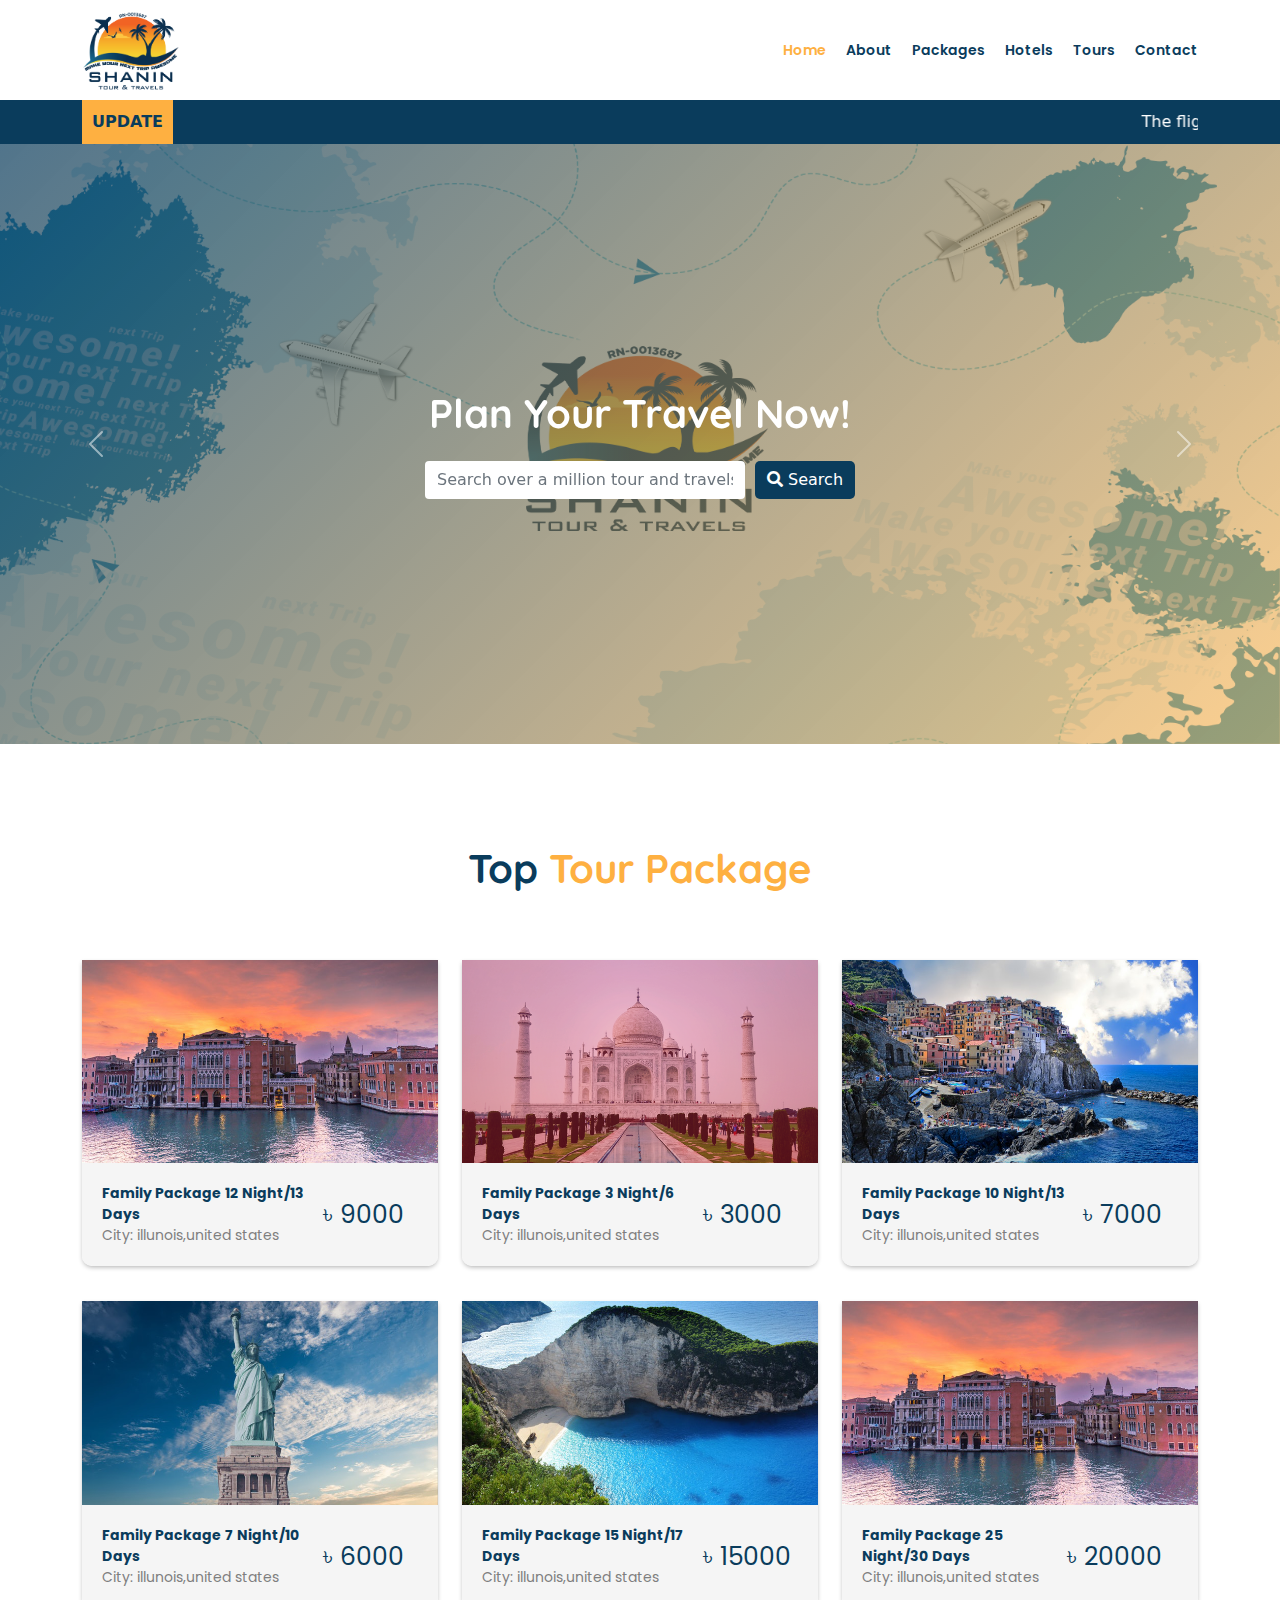
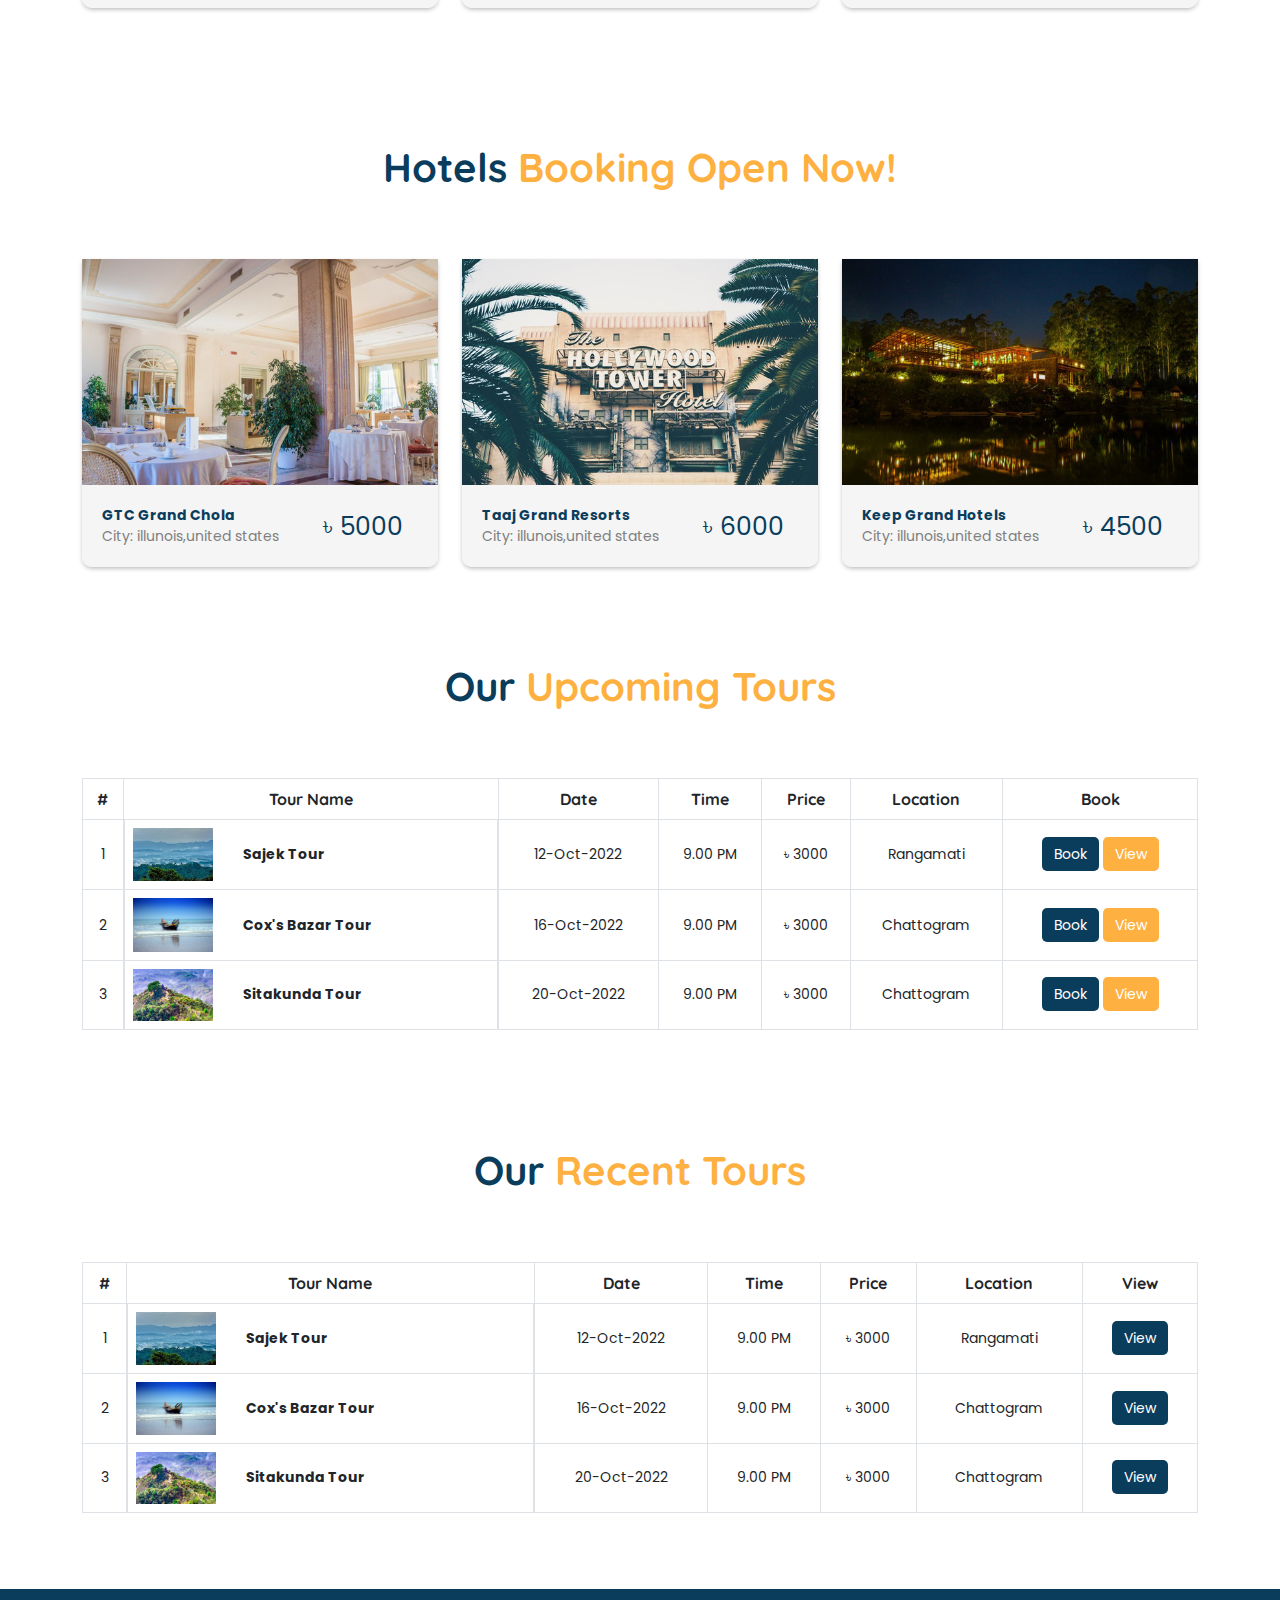
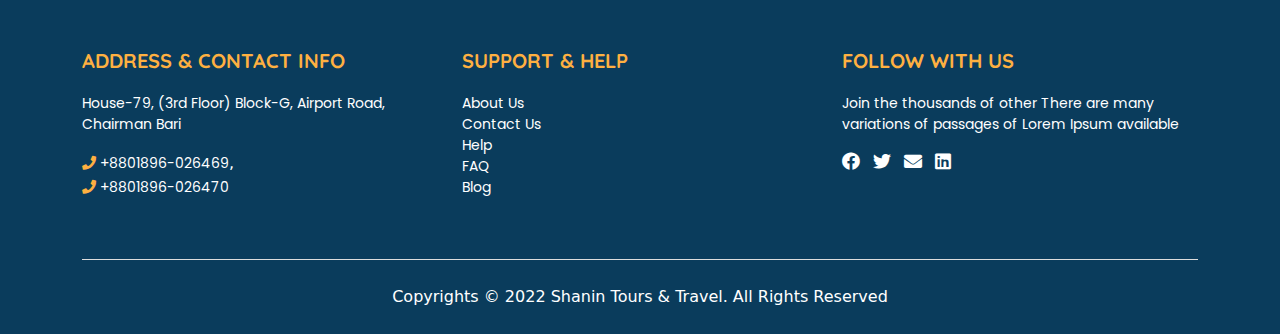
<file: index.html>
<!DOCTYPE html>
<html lang="en">

<head>
    <meta charset="UTF-8">
    <meta http-equiv="X-UA-Compatible" content="IE=edge">
    <meta name="viewport" content="width=device-width, initial-scale=1.0">
    <link rel="shortcut icon" href="img/favicon.ico" type="image/x-icon">
    <title>Shanin Tours & Travel</title>


    <!-- Library css -->
    <link rel="stylesheet" href="asset/lib/bootstrap/css/bootstrap.min.css">
    <link rel="stylesheet" href="asset/lib/fontawesome/css/all.css">

    <!-- custom css -->
    <link rel="stylesheet" href="asset/css/style.css">

</head>


<body>

    <header class="main_header">
        <div class="container">
            <div class="header">
                <div class="logo">
                    <a href="index.html">
                        <img src="img/logo.png" alt="Logo">
                    </a>
                </div>

                <div class="menus">
                    <ul>
                        <li><a href="index.html" class="home-active">Home</a></li>
                        <li><a href="about.html">About</a></li>
                        <li><a href="packages.html">Packages</a></li>
                        <li><a href="hotels.html">Hotels</a></li>
                        <li><a href="tours.html">Tours</a></li>
                        <li><a href="contact.html">Contact</a></li>
                    </ul>
                </div>

                <div class="mobile-menu">
                    <div class="open-menu">
                        <i class="fa fa-bars"></i>

                    </div>
                    <div class="close-menu">
                        <i class="fa fa-times"></i>
                    </div>
                </div>
            </div>
        </div>
    </header>

    <section class="news">
        <div class="container">
            <div class="d-flex align-items-center">
                <span class="news_update_badge">Update</span>
                <marquee behavior="smooth" direction="left">The flight will be 2 hour delay today</marquee>
            </div>
        </div>
    </section>

    <section class="home">

        <div class="home_container">

            <div class="slider_section">
                <div id="carouselExampleControls" class="carousel slide" data-bs-ride="carousel">
                    <div class="carousel-inner">
                        <div class="carousel-item">
                            <img src="img/cover1.png" class="d-block w-100" alt="...">
                        </div>
                        <div class="carousel-item active">
                            <img src="img/cover2.png" class="d-block w-100" alt="...">
                        </div>
                    </div>
                    <button class="carousel-control-prev" type="button" data-bs-target="#carouselExampleControls"
                        data-bs-slide="prev">
                        <span class="carousel-control-prev-icon" aria-hidden="true"></span>
                        <span class="visually-hidden">Previous</span>
                    </button>
                    <button class="carousel-control-next" type="button" data-bs-target="#carouselExampleControls"
                        data-bs-slide="next">
                        <span class="carousel-control-next-icon" aria-hidden="true"></span>
                        <span class="visually-hidden">Next</span>
                    </button>
                </div>

            </div>
            <div class="home_content">
                <h1>Plan Your Travel Now!</h1>

                <form action="#">
                    <div class="d-flex mt-3">
                        <input type="text" name="" id="" placeholder="Search over a million tour and travels"
                            class="form-control custom_input">
                        <button type="button" class="button button-a"> <i class="fa fa-search"></i> Search</button>
                    </div>
                </form>
            </div>
        </div>


    </section>

    <section class="packages sec-my-60">

        <div class="container">
            <div class="title">
                <h2> Top <span class="color-a">Tour Package</span> </h2>
            </div>

            <div class="package_container">
                <div class="row">
                    <div class="col-md-4 col-sm-6">
                        <div class="box package-box">
                            <a href="single_package.html">

                                <div class="package-image">
                                    <img src="img/t1.png" alt="Package Image">
                                </div>
                                <div class="package-content">
                                    <div class="d-flex align-items-center">
                                        <div style="width:70%">
                                            <p class="b-title"> Family Package 12 Night/13 Days</p>
                                            <span class="hotel_location">City: illunois,united states</span>
                                        </div>
                                        <div style="width:30%">
                                            <div class="hotel_price">
                                                ৳ 9000
                                            </div>
                                        </div>
                                    </div>
                                </div>
                            </a>
                        </div>
                    </div>
                    <div class="col-md-4 col-sm-6">
                        <div class="box package-box">
                            <a href="single_package.html">

                                <div class="package-image">
                                    <img src="img/t3.png" alt="Package Image">
                                </div>
                                <div class="package-content">
                                    <div class="d-flex align-items-center">
                                        <div style="width:70%">
                                            <p class="b-title"> Family Package 3 Night/6 Days</p>
                                            <span class="hotel_location">City: illunois,united states</span>
                                        </div>
                                        <div style="width:30%">
                                            <div class="hotel_price">
                                                ৳ 3000
                                            </div>
                                        </div>
                                    </div>
                                </div>
                            </a>
                        </div>
                    </div>
                    <div class="col-md-4 col-sm-6">
                        <div class="box package-box">
                            <a href="single_package.html">

                                <div class="package-image">
                                    <img src="img/t4.png" alt="Package Image">
                                </div>
                                <div class="package-content">
                                    <div class="d-flex align-items-center">
                                        <div style="width:70%">
                                            <p class="b-title"> Family Package 10 Night/13 Days</p>
                                            <span class="hotel_location">City: illunois,united states</span>
                                        </div>
                                        <div style="width:30%">
                                            <div class="hotel_price">
                                                ৳ 7000
                                            </div>
                                        </div>
                                    </div>
                                </div>
                            </a>
                        </div>
                    </div>
                    <div class="col-md-4 col-sm-6">
                        <div class="box package-box">
                            <a href="single_package.html">

                                <div class="package-image">
                                    <img src="img/t5.png" alt="Package Image">
                                </div>
                                <div class="package-content">
                                    <div class="d-flex align-items-center">
                                        <div style="width:70%">
                                            <p class="b-title"> Family Package 7 Night/10 Days</p>
                                            <span class="hotel_location">City: illunois,united states</span>
                                        </div>
                                        <div style="width:30%">
                                            <div class="hotel_price">
                                                ৳ 6000
                                            </div>
                                        </div>
                                    </div>
                                </div>
                            </a>
                        </div>
                    </div>
                    <div class="col-md-4 col-sm-6">
                        <div class="box package-box">
                            <a href="single_package.html">

                                <div class="package-image">
                                    <img src="img/t2.png" alt="Package Image">
                                </div>
                                <div class="package-content">
                                    <div class="d-flex align-items-center">
                                        <div style="width:70%">
                                            <p class="b-title"> Family Package 15 Night/17 Days</p>
                                            <span class="hotel_location">City: illunois,united states</span>
                                        </div>
                                        <div style="width:30%">
                                            <div class="hotel_price">
                                                ৳ 15000
                                            </div>
                                        </div>
                                    </div>
                                </div>
                            </a>
                        </div>
                    </div>
                    <div class="col-md-4 col-sm-6">
                        <div class="box package-box">
                            <a href="single_package.html">

                                <div class="package-image">
                                    <img src="img/t1.png" alt="Package Image">
                                </div>
                                <div class="package-content">
                                    <div class="d-flex align-items-center">
                                        <div style="width:65%">
                                            <p class="b-title"> Family Package 25 Night/30 Days</p>
                                            <span class="hotel_location">City: illunois,united states</span>
                                        </div>
                                        <div style="width:35%">
                                            <div class="hotel_price">
                                                ৳ 20000
                                            </div>
                                        </div>
                                    </div>
                                </div>
                            </a>
                        </div>
                    </div>
                </div>
            </div>

        </div>

    </section>

    <section class="hotels sec-mb-60">

        <div class="container">
            <div class="title">
                <h2> Hotels <span class="color-a">Booking Open Now!</span> </h2>
            </div>

            <div class="package_container">
                <div class="row">
                    <div class="col-md-4 col-sm-6">
                        <div class="box package-box">
                            <a href="single_package.html">

                                <div class="package-image">
                                    <img src="img/hotel-1.jpg" alt="Package Image">
                                </div>
                                <div class="package-content">
                                    <div class="d-flex align-items-center">
                                        <div style="width:70%">
                                            <p class="b-title"> GTC Grand Chola</p>
                                            <span class="hotel_location">City: illunois,united states</span>
                                        </div>
                                        <div style="width:30%">
                                            <div class="hotel_price">
                                                ৳ 5000
                                            </div>
                                        </div>
                                    </div>
                                </div>
                            </a>
                        </div>
                    </div>
                    <div class="col-md-4 col-sm-6">
                        <div class="box package-box">
                            <a href="single_package.html">

                                <div class="package-image">
                                    <img src="img/hotel-2.jpg" alt="Package Image">
                                </div>
                                <div class="package-content">
                                    <div class="d-flex align-items-center">
                                        <div style="width:70%">
                                            <p class="b-title"> Taaj Grand Resorts</p>
                                            <span class="hotel_location">City: illunois,united states</span>
                                        </div>
                                        <div style="width:30%">
                                            <div class="hotel_price">
                                                ৳ 6000
                                            </div>
                                        </div>
                                    </div>
                                </div>
                            </a>
                        </div>
                    </div>
                    <div class="col-md-4 col-sm-6">
                        <div class="box package-box">
                            <a href="single_package.html">

                                <div class="package-image">
                                    <img src="img/hotel-3.jpg" alt="Package Image">
                                </div>
                                <div class="package-content">
                                    <div class="d-flex align-items-center">
                                        <div style="width:70%">
                                            <p class="b-title"> Keep Grand Hotels</p>
                                            <span class="hotel_location">City: illunois,united states</span>
                                        </div>
                                        <div style="width:30%">
                                            <div class="hotel_price">
                                                ৳ 4500
                                            </div>
                                        </div>
                                    </div>
                                </div>
                            </a>
                        </div>
                    </div>
                </div>
            </div>

        </div>

    </section>

    <section class="tour-section sec-mtb-40 sec-mb-60">

        <div class="container">
            <div class="title">
                <h2> Our <span class="color-a">Upcoming Tours</span> </h2>
            </div>

            <div class="tour_container">
                <div class="table-responsive">
                    <table class="table table-bordered table-hover text-center">
                        <thead>
                            <tr>
                                <th>#</th>
                                <th>Tour Name</th>
                                <th>Date</th>
                                <th>Time</th>
                                <th>Price</th>
                                <th>Location</th>
                                <th>Book</th>
                            </tr>
                        </thead>
                        <tbody>
                            <tr>
                                <td>1</td>
                                <td class="align-left table_sell_img">
                                    <img src="img/tour/sajek.jpg" width="80px" alt="Tour Image">
                                    <span class="tour_title">Sajek Tour</span>
                                </td>
                                <td>12-Oct-2022</td>
                                <td>9.00 PM</td>
                                <td>৳ 3000</td>
                                <td>Rangamati</td>
                                <td>
                                    <a href="#" class="button button-a">Book</a>
                                    <a href="single_tour.html" class="button button-b">View</a>
                                </td>
                            </tr>
                            <tr>
                                <td>2</td>
                                <td class="align-left table_sell_img">
                                    <img src="img/tour/cox-bazar.jpg" width="80px" alt="Tour Image"> <span
                                        class="tour_title">Cox's Bazar Tour</span>
                                </td>
                                <td>16-Oct-2022</td>
                                <td>9.00 PM</td>
                                <td>৳ 3000</td>
                                <td>Chattogram</td>
                                <td>
                                    <a href="#" class="button button-a">Book</a>
                                    <a href="single_tour.html" class="button button-b">View</a>
                                </td>
                            </tr>
                            <tr>
                                <td>3</td>
                                <td class="align-left table_sell_img">
                                    <img src="img/tour/sitakunda.jpg" width="80px" alt="Tour Image"> <span
                                        class="tour_title">Sitakunda Tour</span>
                                </td>
                                <td>20-Oct-2022</td>
                                <td>9.00 PM</td>
                                <td>৳ 3000</td>
                                <td>Chattogram</td>
                                <td>
                                    <a href="#" class="button button-a">Book</a>
                                    <a href="single_tour.html" class="button button-b">View</a>
                                </td>
                            </tr>

                        </tbody>
                    </table>
                </div>
            </div>

        </div>

    </section>

    <section class="past-tour-section sec-my-60">

        <div class="container">
            <div class="title">
                <h2> Our <span class="color-a">Recent Tours</span> </h2>
            </div>

            <div class="tour_container">
                <div class="table-responsive">
                    <table class="table table-bordered table-hover text-center">
                        <thead>
                            <tr>
                                <th>#</th>
                                <th>Tour Name</th>
                                <th>Date</th>
                                <th>Time</th>
                                <th>Price</th>
                                <th>Location</th>
                                <th>View</th>
                            </tr>
                        </thead>
                        <tbody>
                            <tr>
                                <td>1</td>
                                <td class="align-left table_sell_img">
                                    <img src="img/tour/sajek.jpg" width="80px" alt="Tour Image"> <span
                                        class="tour_title">Sajek Tour</span>
                                </td>
                                <td>12-Oct-2022</td>
                                <td>9.00 PM</td>
                                <td>৳ 3000</td>
                                <td>Rangamati</td>
                                <td>
                                    <a href="view_finished_tour.html" class="button button-a">View</a>
                                </td>
                            </tr>
                            <tr>
                                <td>2</td>
                                <td class="align-left table_sell_img">
                                    <img src="img/tour/cox-bazar.jpg" width="80px" alt="Tour Image"> <span
                                        class="tour_title">Cox's Bazar Tour</span>
                                </td>
                                <td>16-Oct-2022</td>
                                <td>9.00 PM</td>
                                <td>৳ 3000</td>
                                <td>Chattogram</td>
                                <td>
                                    <a href="view_finished_tour.html" class="button button-a">View</a>
                                </td>
                            </tr>
                            <tr>
                                <td>3</td>
                                <td class="align-left table_sell_img">
                                    <img src="img/tour/sitakunda.jpg" width="80px" alt="Tour Image"> <span
                                        class="tour_title">Sitakunda Tour</span>
                                </td>
                                <td>20-Oct-2022</td>
                                <td>9.00 PM</td>
                                <td>৳ 3000</td>
                                <td>Chattogram</td>
                                <td>
                                    <a href="view_finished_tour.html" class="button button-a">View</a>
                                </td>
                            </tr>

                        </tbody>
                    </table>
                </div>
            </div>

        </div>

    </section>

    <footer class="main_footer sec-mt-60">
        <div class="container">
            <div class="footer-top">

                <div class="row">
                    <!-- <div class="col-md-3">
                        <div class="footer-box">
                            <img class="footer-logo" src="img/logo.png" width="150px" alt="Logo">
                        </div>
                    </div> -->
                    <div class="col-md-4">
                        <div class="footer-box">
                            <h4>ADDRESS & CONTACT INFO</h4>
                            <p>House-79, (3rd Floor) Block-G, Airport Road, Chairman Bari</p>
                            <span><i class="fa fa-phone color-a"></i> +8801896-026469</span>, <br>
                            <span><i class="fa fa-phone color-a"></i> +8801896-026470</span>
                        </div>
                    </div>
                    <div class="col-md-4">
                        <div class="footer-box">
                            <h4>SUPPORT & HELP</h4>
                            <div class="footer-menu">
                                <ul>
                                    <li><a href="#">About Us</a></li>
                                    <li><a href="#">Contact Us</a></li>
                                    <li><a href="#">Help</a></li>
                                    <li><a href="#">FAQ</a></li>
                                    <li><a href="#">Blog</a></li>
                                </ul>
                            </div>
                        </div>
                    </div>
                    <div class="col-md-4">
                        <div class="footer-box social">
                            <h4>FOLLOW WITH US</h4>
                            <p>Join the thousands of other There are many variations of passages of Lorem Ipsum
                                available</p>

                            <div class="social-links">
                                <span class="facebook me-2"><i class="fab fa-facebook"></i></span>
                                <span class="twitter me-2"><i class="fab fa-twitter"></i></span>
                                <span class="mail me-2"><i class="fa fa-envelope"></i></span>
                                <span class="linkedin"><i class="fab fa-linkedin"></i></span>
                            </div>
                        </div>
                    </div>

                </div>
            </div>
            <div class="row">
                <div class="col-sm-12">
                    <div class="text-center copy_text">
                        Copyrights &copy; 2022 Shanin Tours & Travel. All Rights Reserved
                    </div>
                </div>
            </div>
        </div>
    </footer>

    <!-- Library JS -->
    <script src="asset/lib/bootstrap/js/bootstrap.min.js"></script>
    <script src="asset/lib/jquery/jquery.min.js"></script>

    <!-- custom js  -->
    <script src="asset/js/custom.js"></script>

</body>

</html>
</file>
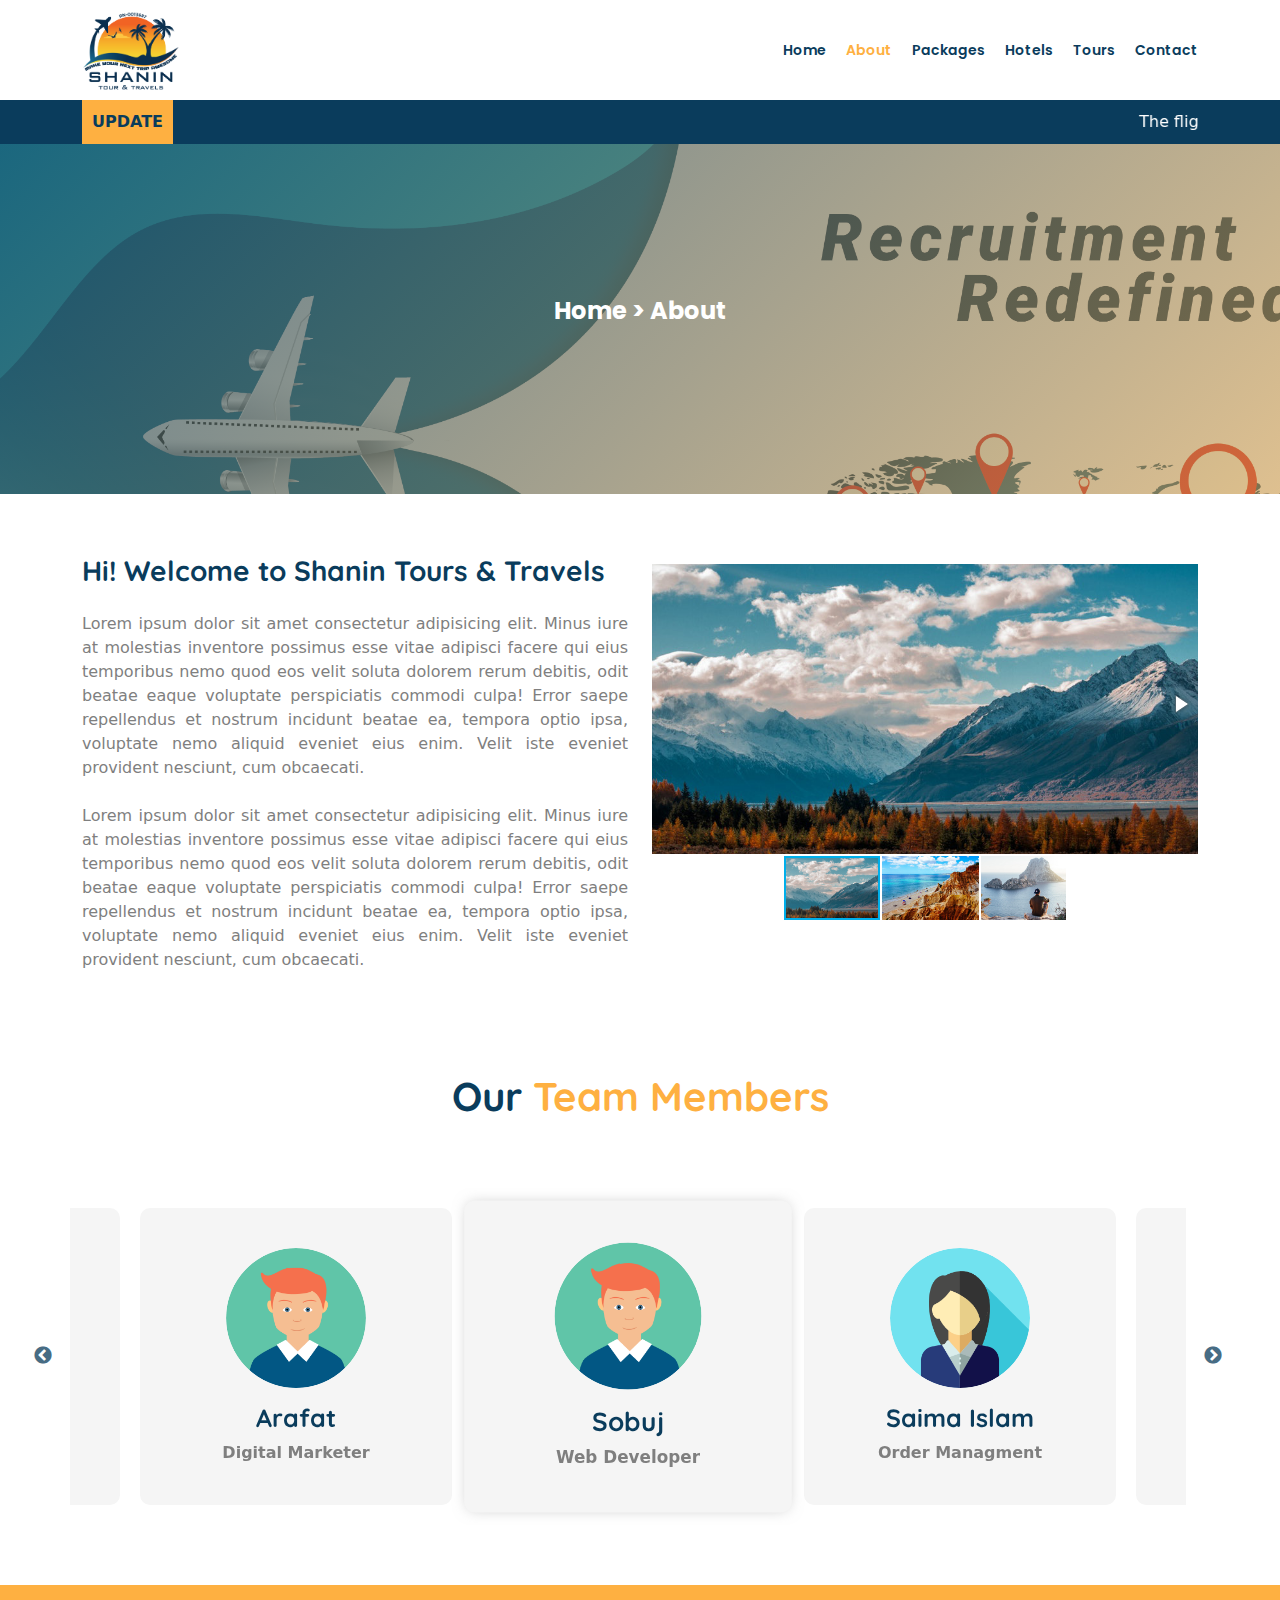
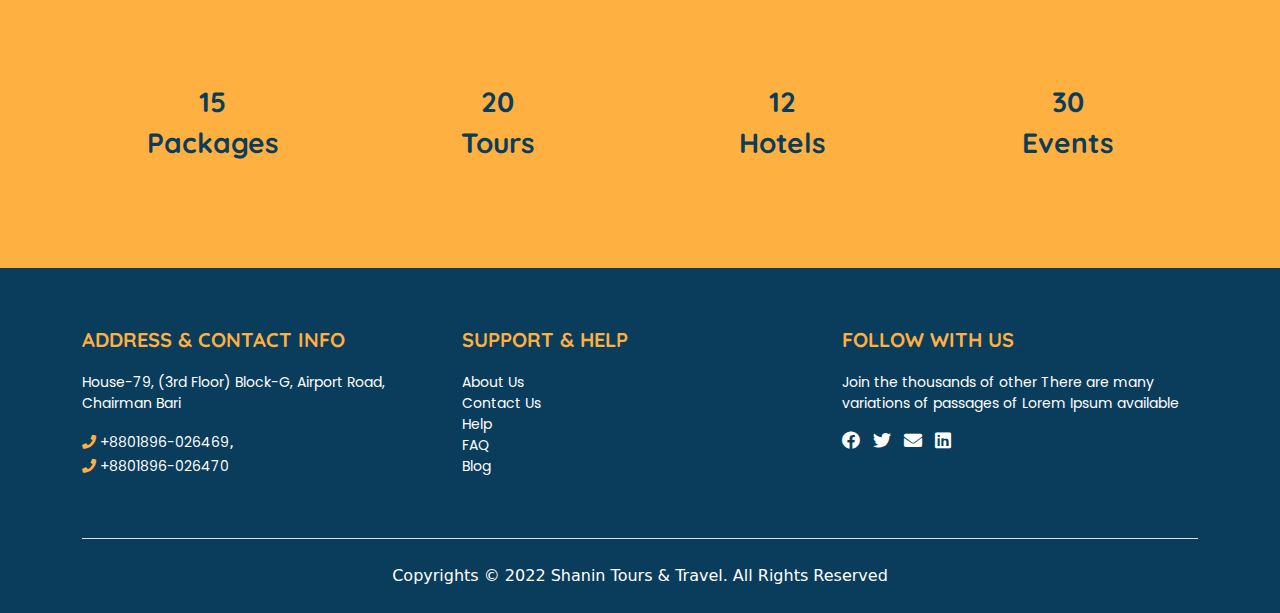
<file: about.html>
<!DOCTYPE html>
<html lang="en">

<head>
    <meta charset="UTF-8">
    <meta http-equiv="X-UA-Compatible" content="IE=edge">
    <meta name="viewport" content="width=device-width, initial-scale=1.0">
    <link rel="shortcut icon" href="img/favicon.ico" type="image/x-icon">
    <title>Shanin Tours & Travel</title>

    <!-- Library css -->
    <link rel="stylesheet" href="asset/lib/bootstrap/css/bootstrap.min.css">
    <link rel="stylesheet" href="asset/lib/fontawesome/css/all.css">
    <link rel="stylesheet" href="asset/lib/fotorama/fotorama.css">
    <link rel="stylesheet" href="asset/lib/slick/slick.css">
    <link rel="stylesheet" href="asset/lib/slick/slick-theme.css">

    <!-- custom css -->
    <link rel="stylesheet" href="asset/css/style.css">

</head>

<body>

    <header class="main_header">
        <div class="container">
            <div class="header">
                <div class="logo">
                    <a href="index.html">
                        <img src="img/logo.png" alt="Logo">
                    </a>
                </div>

                <div class="menus">
                    <ul>
                        <li><a href="index.html">Home</a></li>
                        <li><a href="about.html"  class="home-active">About</a></li>
                        <li><a href="packages.html">Packages</a></li>
                        <li><a href="hotels.html">Hotels</a></li>
                        <li><a href="tours.html">Tours</a></li>
                        <li><a href="contact.html">Contact</a></li>
                    </ul>
                </div>

                <div class="mobile-menu">
                    <div class="open-menu">
                        <i class="fa fa-bars"></i>
                        
                    </div>
                    <div class="close-menu">
                        <i class="fa fa-times"></i>
                    </div>
                </div>
            </div>
        </div>
    </header>

    <section class="news">
        <div class="container">
            <div class="d-flex align-items-center">
                <span class="news_update_badge">Update</span>
                <marquee behavior="smooth" direction="left">The flight will be 2 hour delay today</marquee>
            </div>
        </div>
    </section>

    <section class="bradecome">
        <p><a href="index.html">Home</a> >  About </p>
    </section>

    <section class="about sec-my-60">
       <div class="container">
            <div class="row">
                <div class="col-md-6">
                    <h3 class="color-b mb-4">Hi! Welcome to Shanin Tours & Travels</h3>
                    <div class="des text-justify">
                        Lorem ipsum dolor sit amet consectetur adipisicing elit. Minus iure at molestias inventore possimus esse vitae adipisci facere qui eius temporibus nemo quod eos velit soluta dolorem rerum debitis, odit beatae eaque voluptate perspiciatis commodi culpa! Error saepe repellendus et nostrum incidunt beatae ea, tempora optio ipsa, voluptate nemo aliquid eveniet eius enim. Velit iste eveniet provident nesciunt, cum obcaecati.

                        <br> <br>
                        Lorem ipsum dolor sit amet consectetur adipisicing elit. Minus iure at molestias inventore possimus esse vitae adipisci facere qui eius temporibus nemo quod eos velit soluta dolorem rerum debitis, odit beatae eaque voluptate perspiciatis commodi culpa! Error saepe repellendus et nostrum incidunt beatae ea, tempora optio ipsa, voluptate nemo aliquid eveniet eius enim. Velit iste eveniet provident nesciunt, cum obcaecati.

                    </div>
                </div>
                <div class="col-md-6">
                    <div class="des pac_gallery mb-5">
                        <div class="fotorama" data-nav="thumbs" data-width="100%" data-minwidth="400" data-maxwidth="1000" data-minheight="300" data-maxheight="100%">
                            <img src="img/sample-1.jpg" alt="Img 1" width="350" height="233" />
                            <img src="img/sample-2.jpg" alt="Img 2" width="350" height="232" />
                            <img src="img/sample-3.jpg" alt="Img 3" width="310" height="233" />
                        </div>
    
                    </div>
                </div>
            </div>
            
       </div>
    </section>
    
    <section class="team_member_section sec-mb-60">
        <div class="container">

            <div class="row">
                <div class="title">
                    <h2> Our <span class="color-a">Team Members</span> </h2>
                </div>
                <div class="team_members row">
    
                    <div class="team-member-box text-center">
                        <div class="tem_member_img">
                            <img src="img/team_male.png" alt="Team Member Image" >
                        </div>
                        <div class="team_member_des">
                            <h2 class="color-b">Sobuj</h2>
                            <b>Web Developer</b>
                        </div>
                    </div>
                    <div class="team-member-box text-center">
                        <div class="tem_member_img">
                            <img src="img/team_female.png" alt="Team Member Image" >
                        </div>
                        <div class="team_member_des">
                            <h2 class="color-b">Saima Islam</h2>
                            <b>Order Managment</b>
                        </div>
                    </div>
                    <div class="team-member-box text-center">
                        <div class="tem_member_img">
                            <img src="img/team_male.png" alt="Team Member Image" >
                        </div>
                        <div class="team_member_des">
                            <h2 class="color-b">Prodip</h2>
                            <b>Web Designer</b>
                        </div>
                    </div>
                    <div class="team-member-box text-center">
                        <div class="tem_member_img">
                            <img src="img/team_female.png" alt="Team Member Image" >
                        </div>
                        <div class="team_member_des">
                            <h2 class="color-b">Rong Islam</h2>
                            <b>Order Managment</b>
                        </div>
                    </div>
                    <div class="team-member-box text-center">
                        <div class="tem_member_img">
                            <img src="img/team_male.png" alt="Team Member Image" >
                        </div>
                        <div class="team_member_des">
                            <h2 class="color-b">Arafat</h2>
                            <b>Digital Marketer</b>
                        </div>
                    </div>
    
                    
                </div>
            </div>
        </div>
    </section>

    <section class="count_section sec-mt-60">
        <div class="container">
            <div class="row">
                <div class="col-md-3 text-center">
                    <h3 class="counter">15</h3> 
                    <h3>Packages</h3> 
                </div>
                <div class="col-md-3 text-center">
                    <h3 class="counter">20</h3> 
                    <h3>Tours</h3> 
                </div>
                <div class="col-md-3 text-center">
                    <h3 class="counter">12</h3> 
                    <h3>Hotels</h3>
                </div>
                <div class="col-md-3 text-center"> 
                    <h3 class="counter">30</h3>
                    <h3>Events</h3>
                </div>
            </div>
        </div>
    </section>

    <footer class="main_footer">
        <div class="container">
            <div class="footer-top">

                <div class="row">
                    <!-- <div class="col-md-3">
                        <div class="footer-box">
                            <img class="footer-logo" src="img/logo.png" width="150px" alt="Logo">
                        </div>
                    </div> -->
                    <div class="col-md-4">
                        <div class="footer-box">
                            <h4>ADDRESS & CONTACT INFO</h4>
                            <p>House-79, (3rd Floor) Block-G, Airport Road, Chairman Bari</p>
                            <span><i class="fa fa-phone color-a"></i> +8801896-026469</span>, <br>
                            <span><i class="fa fa-phone color-a"></i> +8801896-026470</span>
                        </div>
                    </div>
                    <div class="col-md-4">
                        <div class="footer-box">
                            <h4>SUPPORT & HELP</h4>
                            <div class="footer-menu">
                                <ul>
                                    <li><a href="#">About Us</a></li>
                                    <li><a href="#">Contact Us</a></li>
                                    <li><a href="#">Help</a></li>
                                    <li><a href="#">FAQ</a></li>
                                    <li><a href="#">Blog</a></li>
                                </ul>
                            </div>
                        </div>
                    </div>
                    <div class="col-md-4">
                        <div class="footer-box social">
                            <h4>FOLLOW WITH US</h4>
                            <p>Join the thousands of other There are many variations of passages of Lorem Ipsum available</p>

                            <div class="social-links">
                                <span class="facebook me-2"><i class="fab fa-facebook"></i></span>
                                <span class="twitter me-2"><i class="fab fa-twitter"></i></span>
                                <span class="mail me-2"><i class="fa fa-envelope"></i></span>
                                <span class="linkedin"><i class="fab fa-linkedin"></i></span>
                            </div>
                        </div>
                    </div>
                    
                </div>
            </div>
            <div class="row">
                <div class="col-sm-12">
                    <div class="text-center copy_text">
                        Copyrights &copy; 2022 Shanin Tours & Travel. All Rights Reserved
                    </div>
                </div>
            </div>
        </div>
    </footer>

    <!-- Library JS -->
    <script src="asset/lib/bootstrap/js/bootstrap.min.js"></script>
    <script src="asset/lib/jquery/jquery.min.js"></script>
    <script src="asset/lib/fotorama/fotorama.js"></script>
    <script src="asset/lib/slick/slick.min.js"></script>
    <script src="asset/lib/counterup/jquery.counterup.min.js"></script>
    <script src="asset/lib/counterup/jquery.waypoints.min.js"></script>

    <!-- custom js  -->
    <script src="asset/js/custom.js"></script>

    <script>
        $(document).ready(function(){
            $('.counter').counterUp({
                delay: 15,
                time: 2000
            });
            $('.team_members').slick({
                centerMode: true,
                centerPadding: '60px',
                slidesToShow: 3,
                responsive: [
                    
                    {
                    breakpoint: 768,
                        settings: {
                            arrows: false,
                            centerMode: true,
                            centerPadding: '60px',
                            slidesToShow: 1
                        }
                    },
                ]
            });

        });
    </script>

</body>

</html>
</file>
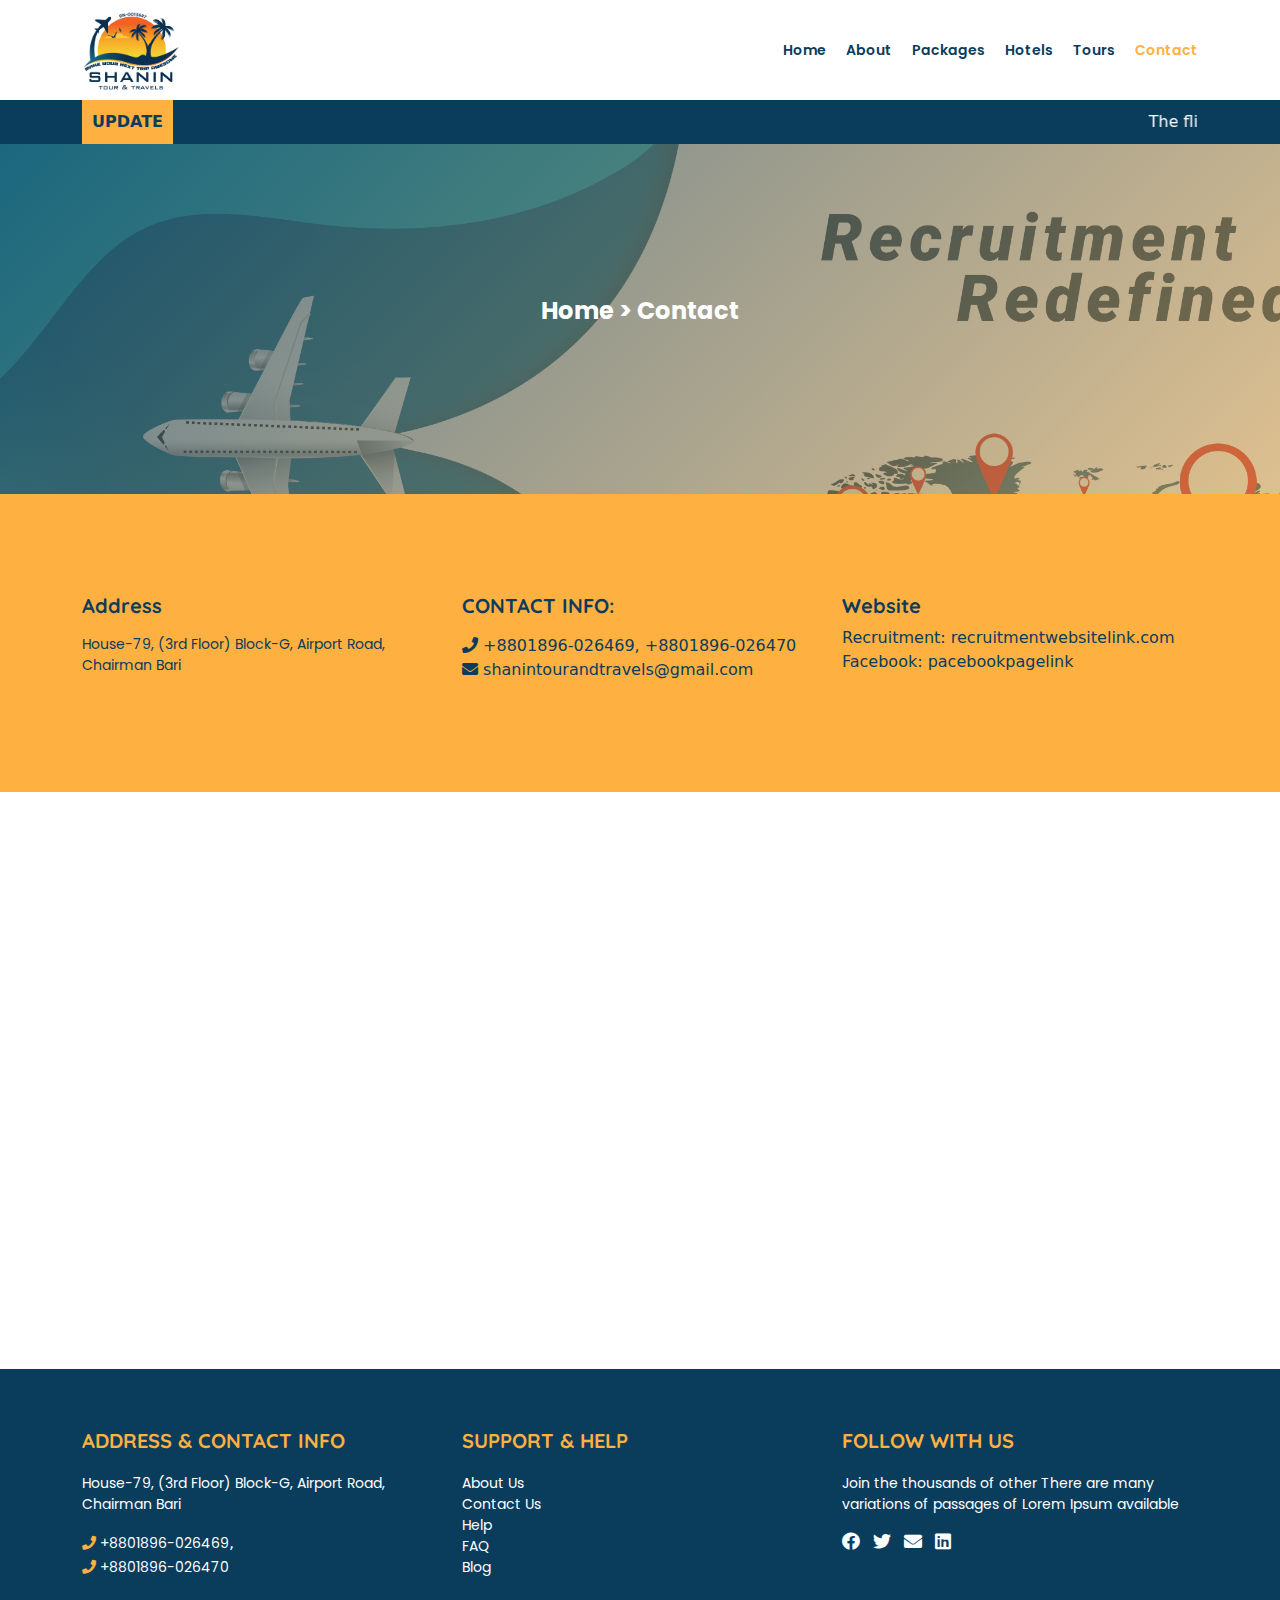
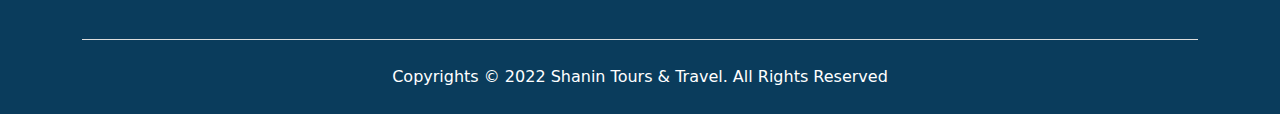
<file: contact.html>
<!DOCTYPE html>
<html lang="en">

<head>
    <meta charset="UTF-8">
    <meta http-equiv="X-UA-Compatible" content="IE=edge">
    <meta name="viewport" content="width=device-width, initial-scale=1.0">
    <link rel="shortcut icon" href="img/favicon.ico" type="image/x-icon">
    <title>Shanin Tours & Travel</title>


    <!-- Library css -->
    <link rel="stylesheet" href="asset/lib/bootstrap/css/bootstrap.min.css">
    <link rel="stylesheet" href="asset/lib/fontawesome/css/all.css">
    <link rel="stylesheet" href="asset/lib/fotorama/fotorama.css">
    <link rel="stylesheet" href="asset/lib/slick/slick.css">
    <link rel="stylesheet" href="asset/lib/slick/slick-theme.css">

    <!-- custom css -->
    <link rel="stylesheet" href="asset/css/style.css">

</head>

<body>

    <header class="main_header">
        <div class="container">
            <div class="header">
                <div class="logo">
                    <a href="index.html">
                        <img src="img/logo.png" alt="Logo">
                    </a>
                </div>

                <div class="menus">
                    <ul>
                        <li><a href="index.html">Home</a></li>
                        <li><a href="about.html">About</a></li>
                        <li><a href="packages.html">Packages</a></li>
                        <li><a href="hotels.html">Hotels</a></li>
                        <li><a href="tours.html">Tours</a></li>
                        <li><a href="contact.html"  class="home-active">Contact</a></li>
                    </ul>
                </div>

                <div class="mobile-menu">
                    <div class="open-menu">
                        <i class="fa fa-bars"></i>

                    </div>
                    <div class="close-menu">
                        <i class="fa fa-times"></i>
                    </div>
                </div>
            </div>
        </div>
    </header>

    <section class="news">
        <div class="container">
            <div class="d-flex align-items-center">
                <span class="news_update_badge">Update</span>
                <marquee behavior="smooth" direction="left">The flight will be 2 hour delay today</marquee>
            </div>
        </div>
    </section>

    <section class="bradecome">
        <p><a href="index.html">Home</a> > Contact </p>
    </section>




    <section class="count_section">
        <div class="container">
            <div class="row">
                <div class="col-md-4">
                    <h5 class="mb-3">Address</h5>
                    <p class="color-b">House-79, (3rd Floor) Block-G, Airport Road, Chairman Bari</p>
                </div>
                <div class="col-md-4">
                    <h5 class="mb-3">CONTACT INFO:</h5>
                    <span><i class="fa fa-phone"></i> +8801896-026469, +8801896-026470</span><br>
                    <span><i class="fa fa-envelope"></i> shanintourandtravels@gmail.com</span>
                </div>
                <div class="col-md-4">
                    <h5>Website</h5>
                    <span>Recruitment: recruitmentwebsitelink.com</span><br>
                    <span>Facebook: pacebookpagelink</span>
                </div>
            </div>
        </div>
    </section>
    <section class="about sec-my-60">
        <div class="container">
            <div class="row">
                <div class="google_map">
                    <iframe src="https://www.google.com/maps/embed?pb=!1m18!1m12!1m3!1d3650.862034080729!2d90.39738501449372!3d23.78792679325973!2m3!1f0!2f0!3f0!3m2!1i1024!2i768!4f13.1!3m3!1m2!1s0x3755c7e05556178d%3A0x936c0ead1db21038!2sshanin%20tour%20and%20travels!5e0!3m2!1sen!2sbd!4v1665900034584!5m2!1sen!2sbd" width="100%" height="450" style="border:0;" allowfullscreen="" loading="lazy" referrerpolicy="no-referrer-when-downgrade"></iframe>
                </div>
            </div>

        </div>
    </section>
    <footer class="main_footer">
        <div class="container">
            <div class="footer-top">

                <div class="row">
                    <!-- <div class="col-md-3">
                        <div class="footer-box">
                            <img class="footer-logo" src="img/logo.png" width="150px" alt="Logo">
                        </div>
                    </div> -->
                    <div class="col-md-4">
                        <div class="footer-box">
                            <h4>ADDRESS & CONTACT INFO</h4>
                            <p>House-79, (3rd Floor) Block-G, Airport Road, Chairman Bari</p>
                            <span><i class="fa fa-phone color-a"></i> +8801896-026469</span>, <br>
                            <span><i class="fa fa-phone color-a"></i> +8801896-026470</span>
                        </div>
                    </div>
                    <div class="col-md-4">
                        <div class="footer-box">
                            <h4>SUPPORT & HELP</h4>
                            <div class="footer-menu">
                                <ul>
                                    <li><a href="#">About Us</a></li>
                                    <li><a href="#">Contact Us</a></li>
                                    <li><a href="#">Help</a></li>
                                    <li><a href="#">FAQ</a></li>
                                    <li><a href="#">Blog</a></li>
                                </ul>
                            </div>
                        </div>
                    </div>
                    <div class="col-md-4">
                        <div class="footer-box social">
                            <h4>FOLLOW WITH US</h4>
                            <p>Join the thousands of other There are many variations of passages of Lorem Ipsum
                                available</p>

                            <div class="social-links">
                                <span class="facebook me-2"><i class="fab fa-facebook"></i></span>
                                <span class="twitter me-2"><i class="fab fa-twitter"></i></span>
                                <span class="mail me-2"><i class="fa fa-envelope"></i></span>
                                <span class="linkedin"><i class="fab fa-linkedin"></i></span>
                            </div>
                        </div>
                    </div>

                </div>
            </div>
            <div class="row">
                <div class="col-sm-12">
                    <div class="text-center copy_text">
                        Copyrights &copy; 2022 Shanin Tours & Travel. All Rights Reserved
                    </div>
                </div>
            </div>
        </div>
    </footer>

    <!-- Library JS -->
    <script src="asset/lib/bootstrap/js/bootstrap.min.js"></script>
    <script src="asset/lib/jquery/jquery.min.js"></script>
    <script src="asset/lib/fotorama/fotorama.js"></script>
    <script src="asset/lib/slick/slick.min.js"></script>
    <script src="asset/lib/counterup/jquery.counterup.min.js"></script>
    <script src="asset/lib/counterup/jquery.waypoints.min.js"></script>
    <!-- custom js  -->
    <script src="asset/js/custom.js"></script>



</body>

</html>
</file>
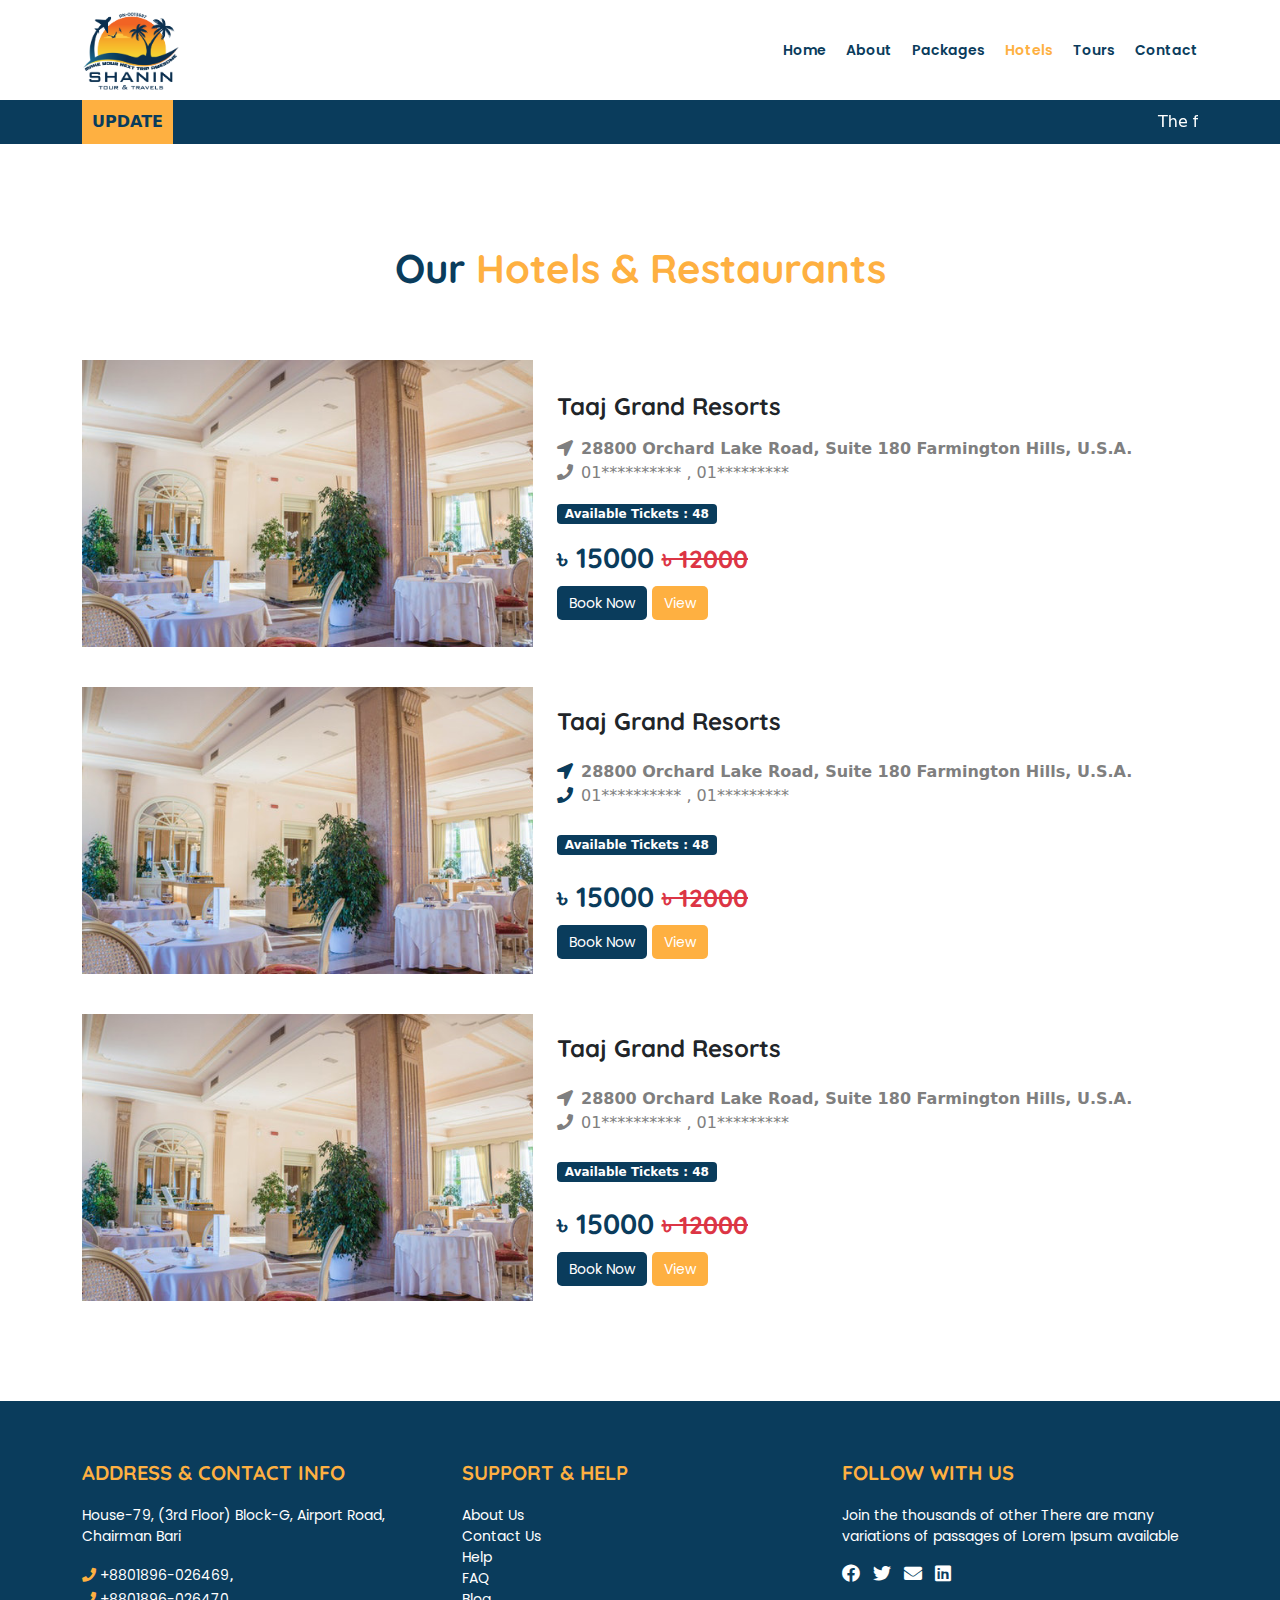
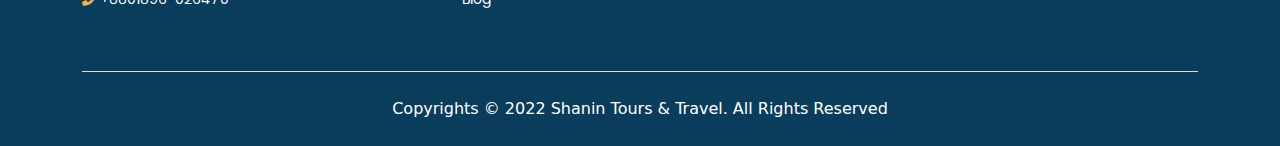
<file: hotels.html>
<!DOCTYPE html>
<html lang="en">

<head>
    <meta charset="UTF-8">
    <meta http-equiv="X-UA-Compatible" content="IE=edge">
    <meta name="viewport" content="width=device-width, initial-scale=1.0">
    <link rel="shortcut icon" href="img/favicon.ico" type="image/x-icon">
    <title>Shanin Tours & Travel</title>


    <!-- Library css -->
    <link rel="stylesheet" href="asset/lib/bootstrap/css/bootstrap.min.css">
    <link rel="stylesheet" href="asset/lib/fontawesome/css/all.css">

    <!-- custom css -->
    <link rel="stylesheet" href="asset/css/style.css">

</head>


<body>

    <header class="main_header">
        <div class="container">
            <div class="header">
                <div class="logo">
                    <a href="index.html">
                        <img src="img/logo.png" alt="Logo">
                    </a>
                </div>

                <div class="menus">
                    <ul>
                        <li><a href="index.html">Home</a></li>
                        <li><a href="about.html">About</a></li>
                        <li><a href="packages.html">Packages</a></li>
                        <li><a href="hotels.html"  class="home-active">Hotels</a></li>
                        <li><a href="tours.html">Tours</a></li>
                        <li><a href="contact.html">Contact</a></li>
                    </ul>
                </div>

                <div class="mobile-menu">
                    <div class="open-menu">
                        <i class="fa fa-bars"></i>
                        
                    </div>
                    <div class="close-menu">
                        <i class="fa fa-times"></i>
                    </div>
                </div>
            </div>
        </div>
    </header>

    <section class="news">
        <div class="container">
            <div class="d-flex align-items-center">
                <span class="news_update_badge">Update</span>
                <marquee behavior="smooth" direction="left">The flight will be 2 hour delay today</marquee>
            </div>
        </div>
    </section>

    

    <section class="packages sec-my-60">

        <div class="container">
            <div class="title">
                <h2> Our <span class="color-a">Hotels & Restaurants </span> </h2>
            </div>

            <div class="package_container">
                <div class="row">
                    <div class="col-md-12">
                        <div class="package_view">
                            <div class="row align-items-center">
                                <div class="col-sm-5">
                                    <div class="pac_img_sec">
                                        <img src="img/hotel-1.jpg" alt="Package Image">
                                    </div>
                                </div>
                                <div class="col-sm-7">
                                    <div class="pac_view_description">
                                        <h4> Taaj Grand Resorts</h4>
                                        <div class="des my-3">
                                            
                                            <div class="d-flex align-items-center">
                                                <span><i class="fa fa-location-arrow me-2"></i><b>28800 Orchard Lake Road, Suite 180 Farmington Hills, U.S.A.</b></span>
                                            </div>
                                            <div class="d-flex align-items-center">
                                                <span><i class="fa fa-phone me-2"></i>01********** , 01*********</span>
                                            </div>
                        
                                        </div>
                                        <div class="info_badges mb-3">
                                            <span class="badge bg-b">Available Tickets : 48 </span>
                                        </div>
                                        <div class="pac_price_sec mb-3">
                                            <h3 class="color-b">৳ 15000 <small class="text-danger"><del>৳ 12000</del></small> </h3>
                                        </div>
                                        <div class="pac_buttons">
                                            <a href="#" class="button button-a">Book Now</a>
                                            <a href="single_tour.html" class="button button-b">View</a>
                                        </div>
                                    </div>
                                </div>
                            </div>
                        </div>
                    </div>

                    <div class="col-md-12">
                        <div class="package_view">
                            <div class="row align-items-center">
                                <div class="col-sm-5">
                                    <div class="pac_img_sec">
                                        <img src="img/hotel-1.jpg" alt="Package Image">
                                    </div>
                                </div>
                                <div class="col-sm-7">
                                    <div class="pac_view_description">
                                        <h4> Taaj Grand Resorts</h4>
                                        <div class="des my-4">
                                            
                                            <div class="d-flex align-items-center">
                                                <span><i class="fa fa-location-arrow me-2 color-b"></i><b>28800 Orchard Lake Road, Suite 180 Farmington Hills, U.S.A.</b></span>
                                            </div>
                                            <div class="d-flex align-items-center">
                                                <span><i class="fa fa-phone me-2 color-b"></i>01********** , 01*********</span>
                                            </div>
                        
                                        </div>
                                        <div class="info_badges mb-4">
                                            <span class="badge bg-b">Available Tickets : 48 </span>
                                        </div>
                                        <div class="pac_price_sec mb-3">
                                            <h3 class="color-b">৳ 15000 <small class="text-danger"><del>৳ 12000</del></small> </h3>
                                        </div>
                                        <div class="pac_buttons">
                                            <a href="#" class="button button-a">Book Now</a>
                                            <a href="single_tour.html" class="button button-b">View</a>
                                        </div>
                                    </div>
                                </div>
                            </div>
                        </div>
                    </div>

                    <div class="col-md-12">
                        <div class="package_view">
                            <div class="row align-items-center">
                                <div class="col-sm-5">
                                    <div class="pac_img_sec">
                                        <img src="img/hotel-1.jpg" alt="Package Image">
                                    </div>
                                </div>
                                <div class="col-sm-7">
                                    <div class="pac_view_description">
                                        <h4> Taaj Grand Resorts</h4>
                                        <div class="des my-4">
                                            
                                            <div class="d-flex align-items-center">
                                                <span><i class="fa fa-location-arrow me-2"></i><b>28800 Orchard Lake Road, Suite 180 Farmington Hills, U.S.A.</b></span>
                                            </div>
                                            <div class="d-flex align-items-center">
                                                <span><i class="fa fa-phone me-2"></i>01********** , 01*********</span>
                                            </div>
                        
                                        </div>
                                        <div class="info_badges mb-4">
                                            <span class="badge bg-b">Available Tickets : 48 </span>
                                        </div>
                                        <div class="pac_price_sec mb-3">
                                            <h3 class="color-b">৳ 15000 <small class="text-danger"><del>৳ 12000</del></small> </h3>
                                        </div>
                                        <div class="pac_buttons">
                                            <a href="#" class="button button-a">Book Now</a>
                                            <a href="single_tour.html" class="button button-b">View</a>
                                        </div>
                                    </div>
                                </div>
                            </div>
                        </div>
                    </div>

                </div>
            </div>

        </div>

    </section>

    <footer class="main_footer sec-mt-60">
        <div class="container">
            <div class="footer-top">

                <div class="row">
                    
                    <div class="col-md-4">
                        <div class="footer-box">
                            <h4>ADDRESS & CONTACT INFO</h4>
                            <p>House-79, (3rd Floor) Block-G, Airport Road, Chairman Bari</p>
                            <span><i class="fa fa-phone color-a"></i> +8801896-026469</span>, <br>
                            <span><i class="fa fa-phone color-a"></i> +8801896-026470</span>
                        </div>
                    </div>
                    <div class="col-md-4">
                        <div class="footer-box">
                            <h4>SUPPORT & HELP</h4>
                            <div class="footer-menu">
                                <ul>
                                    <li><a href="#">About Us</a></li>
                                    <li><a href="#">Contact Us</a></li>
                                    <li><a href="#">Help</a></li>
                                    <li><a href="#">FAQ</a></li>
                                    <li><a href="#">Blog</a></li>
                                </ul>
                            </div>
                        </div>
                    </div>
                    <div class="col-md-4">
                        <div class="footer-box social">
                            <h4>FOLLOW WITH US</h4>
                            <p>Join the thousands of other There are many variations of passages of Lorem Ipsum available</p>

                            <div class="social-links">
                                <span class="facebook me-2"><i class="fab fa-facebook"></i></span>
                                <span class="twitter me-2"><i class="fab fa-twitter"></i></span>
                                <span class="mail me-2"><i class="fa fa-envelope"></i></span>
                                <span class="linkedin"><i class="fab fa-linkedin"></i></span>
                            </div>
                        </div>
                    </div>
                    
                </div>
            </div>
            <div class="row">
                <div class="col-sm-12">
                    <div class="text-center copy_text">
                        Copyrights &copy; 2022 Shanin Tours & Travel. All Rights Reserved
                    </div>
                </div>
            </div>
        </div>
    </footer>

    <!-- Library JS -->
    <script src="asset/lib/bootstrap/js/bootstrap.min.js"></script>
    <script src="asset/lib/jquery/jquery.min.js"></script>

    <!-- custom js  -->
    <script src="asset/js/custom.js"></script>

</body>

</html>
</file>
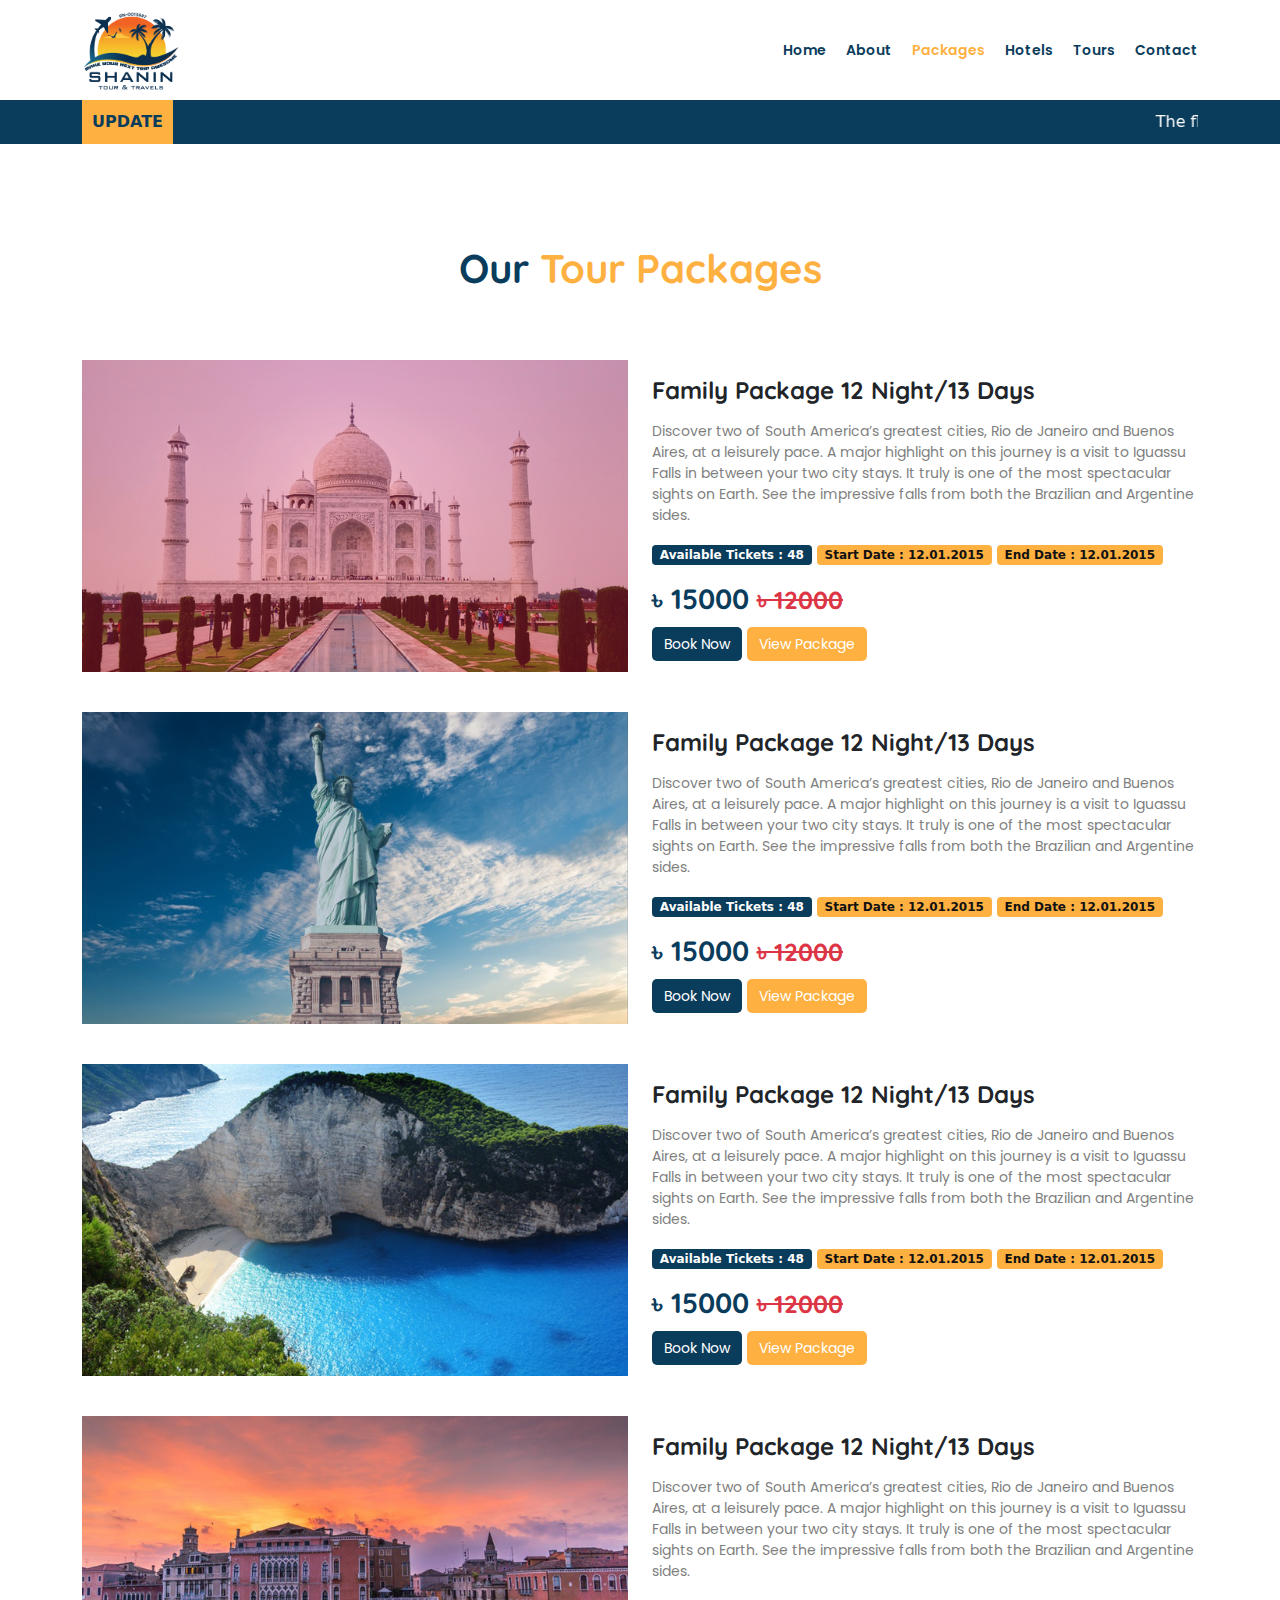
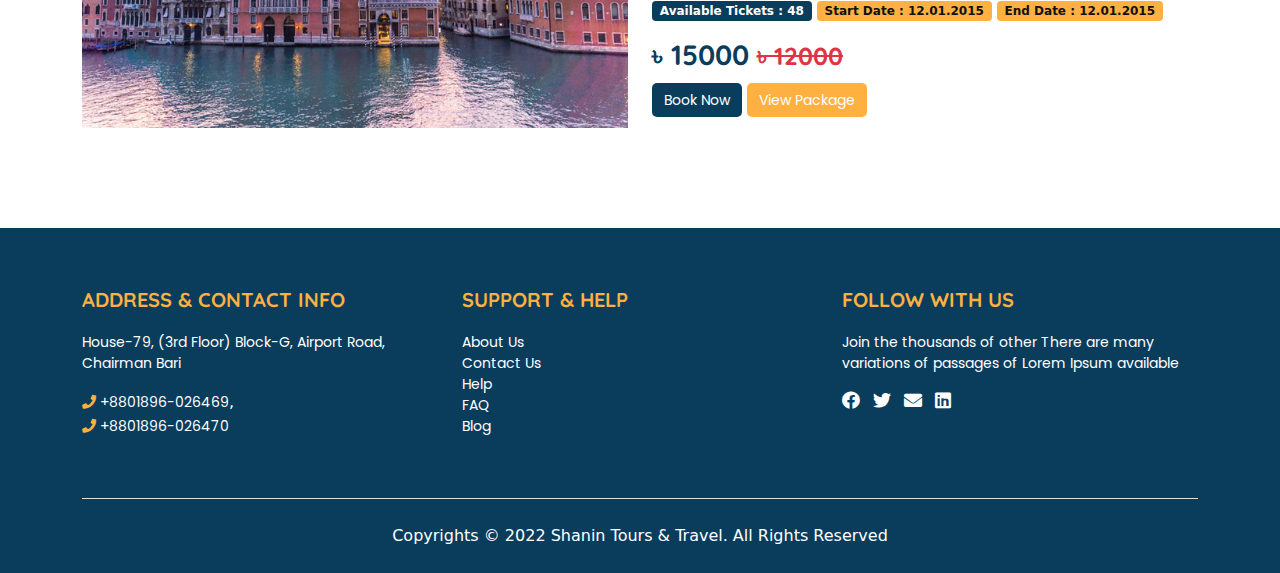
<file: packages.html>
<!DOCTYPE html>
<html lang="en">

<head>
    <meta charset="UTF-8">
    <meta http-equiv="X-UA-Compatible" content="IE=edge">
    <meta name="viewport" content="width=device-width, initial-scale=1.0">
    <link rel="shortcut icon" href="img/favicon.ico" type="image/x-icon">
    <title>Shanin Tours & Travel</title>


    <!-- Library css -->
    <link rel="stylesheet" href="asset/lib/bootstrap/css/bootstrap.min.css">
    <link rel="stylesheet" href="asset/lib/fontawesome/css/all.css">

    <!-- custom css -->
    <link rel="stylesheet" href="asset/css/style.css">

</head>


<body>

    <header class="main_header">
        <div class="container">
            <div class="header">
                <div class="logo">
                    <a href="index.html">
                        <img src="img/logo.png" alt="Logo">
                    </a>
                </div>

                <div class="menus">
                    <ul>
                        <li><a href="index.html">Home</a></li>
                        <li><a href="about.html">About</a></li>
                        <li><a href="packages.html" class="home-active">Packages</a></li>
                        <li><a href="hotels.html">Hotels</a></li>
                        <li><a href="tours.html">Tours</a></li>
                        <li><a href="contact.html">Contact</a></li>
                    </ul>
                </div>

                <div class="mobile-menu">
                    <div class="open-menu">
                        <i class="fa fa-bars"></i>
                        
                    </div>
                    <div class="close-menu">
                        <i class="fa fa-times"></i>
                    </div>
                </div>
            </div>
        </div>
    </header>

    <section class="news">
        <div class="container">
            <div class="d-flex align-items-center">
                <span class="news_update_badge">Update</span>
                <marquee behavior="smooth" direction="left">The flight will be 2 hour delay today</marquee>
            </div>
        </div>
    </section>

    <section class="packages sec-my-60">

        <div class="container">
            <div class="title">
                <h2> Our <span class="color-a">Tour Packages</span> </h2>
            </div>

            <div class="package_container">
                <div class="row">
                    <div class="col-md-12">
                        <div class="package_view">
                            <div class="row align-items-center">
                                <div class="col-sm-6">
                                    <div class="pac_img_sec">
                                        <img src="img/t3.png" alt="Package Image">
                                    </div>
                                </div>
                                <div class="col-sm-6">
                                    <div class="pac_view_description">
                                        <h4>Family Package 12 Night/13 Days</h4>
                                        <div class="des my-3">
                                            <p>Discover two of South America’s greatest cities, Rio de Janeiro and Buenos Aires, at a leisurely pace. A major highlight on this journey is a visit to Iguassu Falls in between your two city stays. It truly is one of the most spectacular sights on Earth. See the impressive falls from both the Brazilian and Argentine sides.</p>
                        
                                        </div>
                                        <div class="info_badges mb-3">
                                            <span class="badge bg-b">Available Tickets : 48 </span>
                                            <span class="badge bg-a">Start Date : 12.01.2015</span>
                                            <span class="badge bg-a">End Date : 12.01.2015</span>
                                        </div>
                                        <div class="pac_price_sec mb-3">
                                            <h3 class="color-b">৳ 15000 <small class="text-danger"><del>৳ 12000</del></small> </h3>
                                        </div>
                                        <div class="pac_buttons">
                                            <a href="#" class="button button-a">Book Now</a>
                                            <a href="single_package.html" class="button button-b">View Package</a>
                                        </div>
                                    </div>
                                </div>
                            </div>
                        </div>
                    </div>
                    <div class="col-md-12">
                        <div class="package_view">
                            <div class="row align-items-center">
                                <div class="col-sm-6">
                                    <div class="pac_img_sec">
                                        <img src="img/t5.png" alt="Package Image">
                                    </div>
                                </div>
                                <div class="col-sm-6">
                                    <div class="pac_view_description">
                                        <h4>Family Package 12 Night/13 Days</h4>
                                        <div class="des my-3">
                                            <p>Discover two of South America’s greatest cities, Rio de Janeiro and Buenos Aires, at a leisurely pace. A major highlight on this journey is a visit to Iguassu Falls in between your two city stays. It truly is one of the most spectacular sights on Earth. See the impressive falls from both the Brazilian and Argentine sides.</p>
                        
                                        </div>
                                        <div class="info_badges mb-3">
                                            <span class="badge bg-b">Available Tickets : 48 </span>
                                            <span class="badge bg-a">Start Date : 12.01.2015</span>
                                            <span class="badge bg-a">End Date : 12.01.2015</span>
                                        </div>
                                        <div class="pac_price_sec mb-3">
                                            <h3 class="color-b">৳ 15000 <small class="text-danger"><del>৳ 12000</del></small> </h3>
                                        </div>
                                        <div class="pac_buttons">
                                            <a href="#" class="button button-a">Book Now</a>
                                            <a href="single_package.html" class="button button-b">View Package</a>
                                        </div>
                                    </div>
                                </div>
                            </div>
                        </div>
                    </div>
                    <div class="col-md-12">
                        <div class="package_view">
                            <div class="row align-items-center">
                                <div class="col-sm-6">
                                    <div class="pac_img_sec">
                                        <img src="img/t2.png" alt="Package Image">
                                    </div>
                                </div>
                                <div class="col-sm-6">
                                    <div class="pac_view_description">
                                        <h4>Family Package 12 Night/13 Days</h4>
                                        <div class="des my-3">
                                            <p>Discover two of South America’s greatest cities, Rio de Janeiro and Buenos Aires, at a leisurely pace. A major highlight on this journey is a visit to Iguassu Falls in between your two city stays. It truly is one of the most spectacular sights on Earth. See the impressive falls from both the Brazilian and Argentine sides.</p>
                        
                                        </div>
                                        <div class="info_badges mb-3">
                                            <span class="badge bg-b">Available Tickets : 48 </span>
                                            <span class="badge bg-a">Start Date : 12.01.2015</span>
                                            <span class="badge bg-a">End Date : 12.01.2015</span>
                                        </div>
                                        <div class="pac_price_sec mb-3">
                                            <h3 class="color-b">৳ 15000 <small class="text-danger"><del>৳ 12000</del></small> </h3>
                                        </div>
                                        <div class="pac_buttons">
                                            <a href="#" class="button button-a">Book Now</a>
                                            <a href="single_package.html" class="button button-b">View Package</a>
                                        </div>
                                    </div>
                                </div>
                            </div>
                        </div>
                    </div>
                    <div class="col-md-12">
                        <div class="package_view">
                            <div class="row align-items-center">
                                <div class="col-sm-6">
                                    <div class="pac_img_sec">
                                        <img src="img/t1.png" alt="Package Image">
                                    </div>
                                </div>
                                <div class="col-sm-6">
                                    <div class="pac_view_description">
                                        <h4>Family Package 12 Night/13 Days</h4>
                                        <div class="des my-3">
                                            <p>Discover two of South America’s greatest cities, Rio de Janeiro and Buenos Aires, at a leisurely pace. A major highlight on this journey is a visit to Iguassu Falls in between your two city stays. It truly is one of the most spectacular sights on Earth. See the impressive falls from both the Brazilian and Argentine sides.</p>
                        
                                        </div>
                                        <div class="info_badges mb-3">
                                            <span class="badge bg-b">Available Tickets : 48 </span>
                                            <span class="badge bg-a">Start Date : 12.01.2015</span>
                                            <span class="badge bg-a">End Date : 12.01.2015</span>
                                        </div>
                                        <div class="pac_price_sec mb-3">
                                            <h3 class="color-b">৳ 15000 <small class="text-danger"><del>৳ 12000</del></small> </h3>
                                        </div>
                                        <div class="pac_buttons">
                                            <a href="#" class="button button-a">Book Now</a>
                                            <a href="single_package.html" class="button button-b">View Package</a>
                                        </div>
                                    </div>
                                </div>
                            </div>
                        </div>
                    </div>
                </div>
            </div>

        </div>

    </section>

    <footer class="main_footer sec-mt-60">
        <div class="container">
            <div class="footer-top">

                <div class="row">
                    <!-- <div class="col-md-3">
                        <div class="footer-box">
                            <img class="footer-logo" src="img/logo.png" width="150px" alt="Logo">
                        </div>
                    </div> -->
                    <div class="col-md-4">
                        <div class="footer-box">
                            <h4>ADDRESS & CONTACT INFO</h4>
                            <p>House-79, (3rd Floor) Block-G, Airport Road, Chairman Bari</p>
                            <span><i class="fa fa-phone color-a"></i> +8801896-026469</span>, <br>
                            <span><i class="fa fa-phone color-a"></i> +8801896-026470</span>
                        </div>
                    </div>
                    <div class="col-md-4">
                        <div class="footer-box">
                            <h4>SUPPORT & HELP</h4>
                            <div class="footer-menu">
                                <ul>
                                    <li><a href="#">About Us</a></li>
                                    <li><a href="#">Contact Us</a></li>
                                    <li><a href="#">Help</a></li>
                                    <li><a href="#">FAQ</a></li>
                                    <li><a href="#">Blog</a></li>
                                </ul>
                            </div>
                        </div>
                    </div>
                    <div class="col-md-4">
                        <div class="footer-box social">
                            <h4>FOLLOW WITH US</h4>
                            <p>Join the thousands of other There are many variations of passages of Lorem Ipsum available</p>

                            <div class="social-links">
                                <span class="facebook me-2"><i class="fab fa-facebook"></i></span>
                                <span class="twitter me-2"><i class="fab fa-twitter"></i></span>
                                <span class="mail me-2"><i class="fa fa-envelope"></i></span>
                                <span class="linkedin"><i class="fab fa-linkedin"></i></span>
                            </div>
                        </div>
                    </div>
                    
                </div>
            </div>
            <div class="row">
                <div class="col-sm-12">
                    <div class="text-center copy_text">
                        Copyrights &copy; 2022 Shanin Tours & Travel. All Rights Reserved
                    </div>
                </div>
            </div>
        </div>
    </footer>

    <!-- Library JS -->
    <script src="asset/lib/bootstrap/js/bootstrap.min.js"></script>
    <script src="asset/lib/jquery/jquery.min.js"></script>

    <!-- custom js  -->
    <script src="asset/js/custom.js"></script>

</body>

</html>
</file>
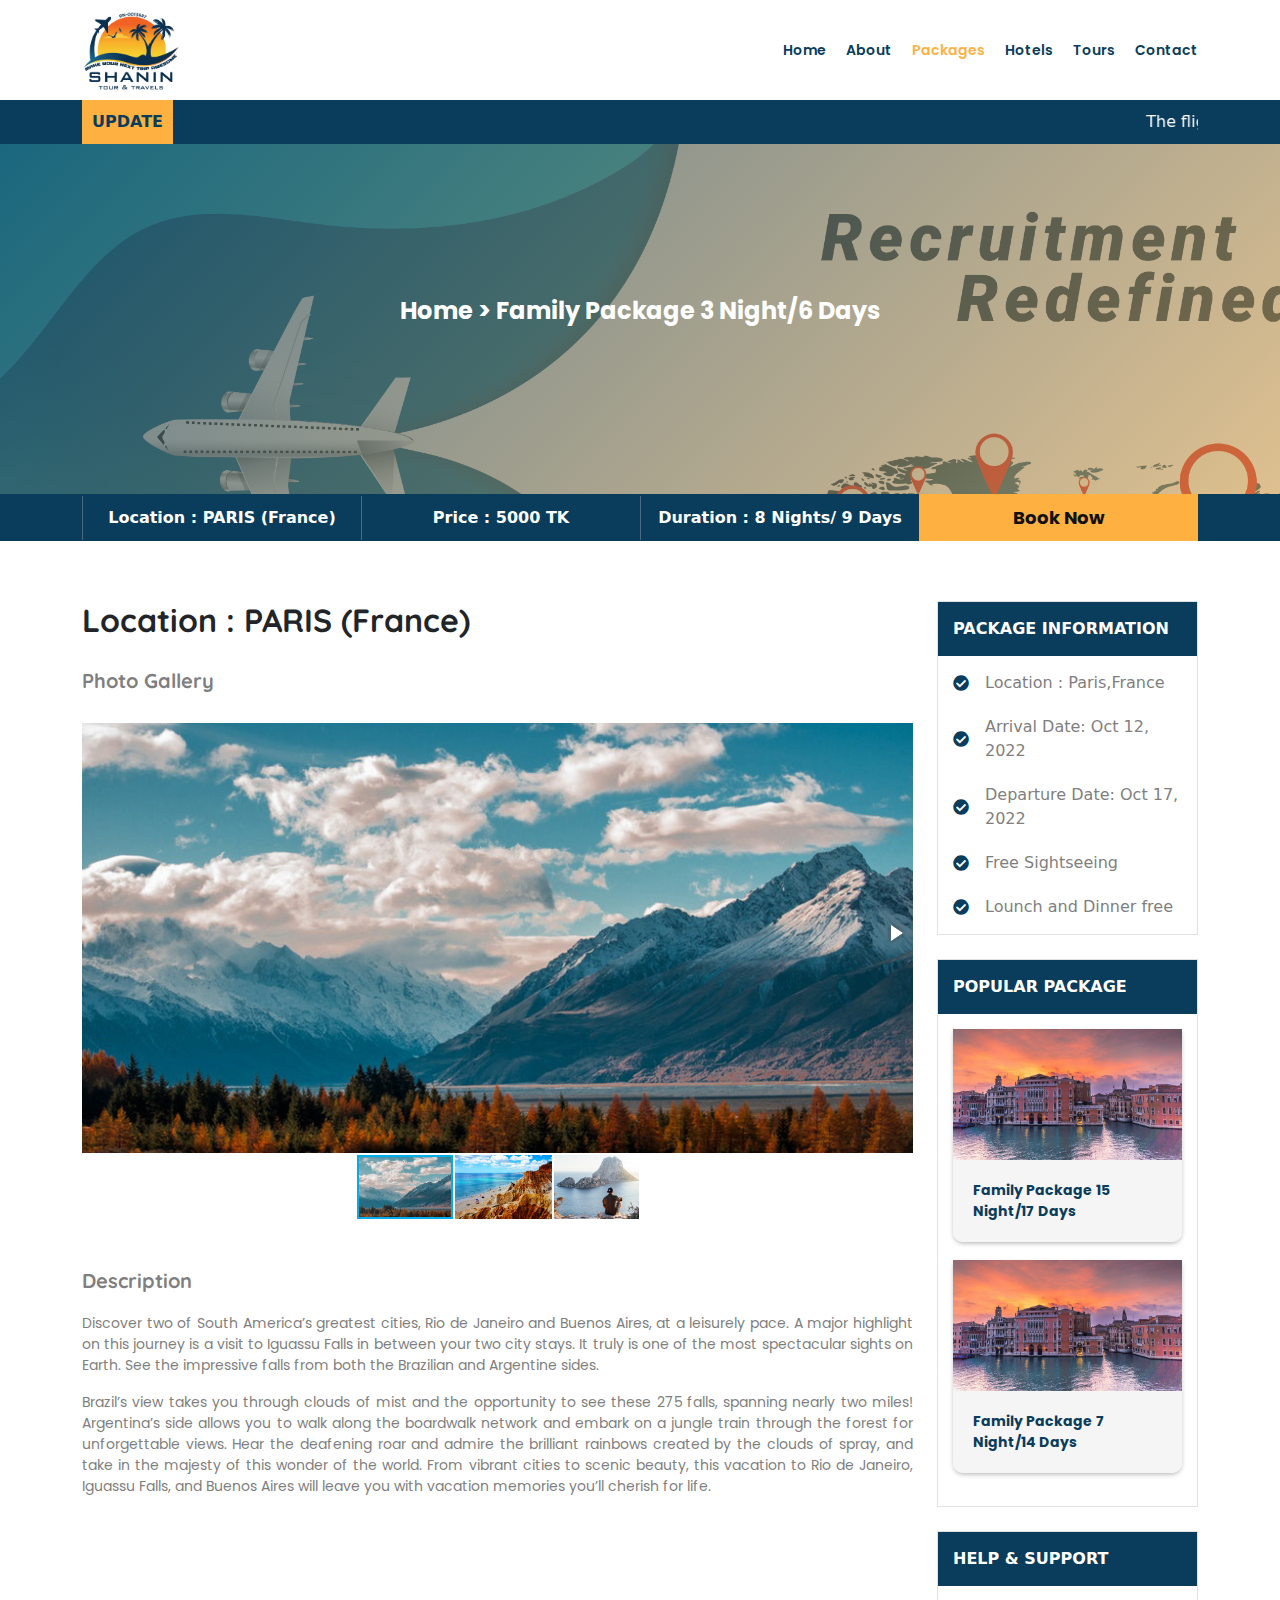
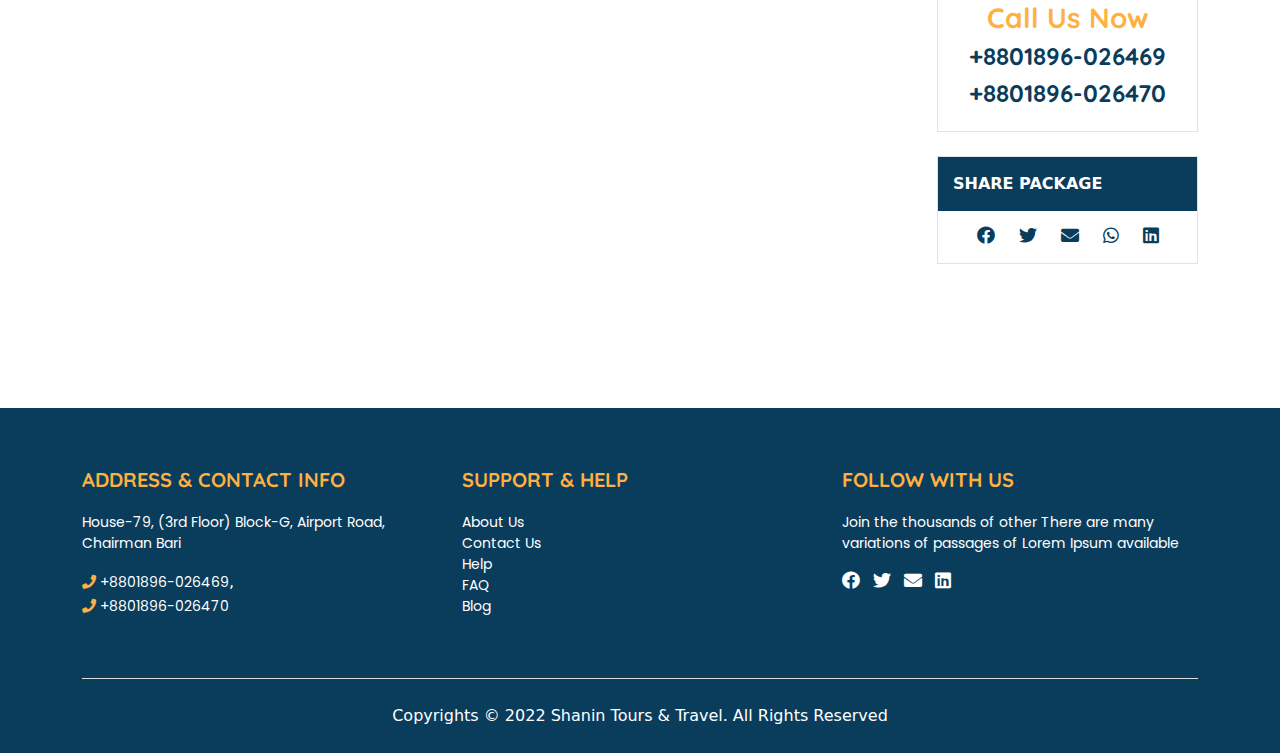
<file: single_package.html>
<!DOCTYPE html>
<html lang="en">

<head>
    <meta charset="UTF-8">
    <meta http-equiv="X-UA-Compatible" content="IE=edge">
    <meta name="viewport" content="width=device-width, initial-scale=1.0">
    <link rel="shortcut icon" href="img/favicon.ico" type="image/x-icon">
    <title>Shanin Tours & Travel</title>


    <!-- Library css -->
    <link rel="stylesheet" href="asset/lib/bootstrap/css/bootstrap.min.css">
    <link rel="stylesheet" href="asset/lib/fontawesome/css/all.css">
    <link rel="stylesheet" href="asset/lib/fotorama/fotorama.css">

    <!-- custom css -->
    <link rel="stylesheet" href="asset/css/style.css">

</head>

<body>

    <header class="main_header">
        <div class="container">
            <div class="header">
                <div class="logo">
                    <a href="index.html">
                        <img src="img/logo.png" alt="Logo">
                    </a>
                </div>

                <div class="menus">
                    <ul>
                        <li><a href="index.html">Home</a></li>
                        <li><a href="about.html">About</a></li>
                        <li><a href="packages.html" class="home-active">Packages</a></li>
                        <li><a href="hotels.html">Hotels</a></li>
                        <li><a href="tours.html">Tours</a></li>
                        <li><a href="contact.html">Contact</a></li>
                    </ul>
                </div>

                
                <div class="mobile-menu">
                    <div class="open-menu">
                        <i class="fa fa-bars"></i>
                        
                    </div>
                    <div class="close-menu">
                        <i class="fa fa-times"></i>
                    </div>
                </div>
            </div>
        </div>
    </header>

    <section class="news">
        <div class="container">
            <div class="d-flex align-items-center">
                <span class="news_update_badge">Update</span>
                <marquee behavior="smooth" direction="left">The flight will be 2 hour delay today</marquee>
            </div>
        </div>
    </section>

    <section class="bradecome">
        <p><a href="index.html">Home</a> >  Family Package 3 Night/6 Days </p>
    </section>
    
    <section class="single_package_section">
        
        <div class="package_short_des">
            <div class="container">
                <div class="package_header">
                    <span>Location : PARIS (France) </span>
                    <span>Price : 5000 TK </span>
                    <span>Duration : 8 Nights/ 9 Days </span>
                    <span class="booking_button">
                        <a href="#">Book Now</a>
                    </span>
                </div>
            </div>
        </div>
        
        <div class="container">
            <div class="full_package_view">
                

                <div class="row">
                    <div class="col-lg-9">
                        <h2 class="pac_title">Location : PARIS (France)</h2>

                        <div class="des pac_gallery mb-5">
                            <h5>Photo Gallery</h5>
        
                            <div class="fotorama" data-nav="thumbs" data-width="100%" data-minwidth="400" data-maxwidth="1000" data-minheight="300" data-maxheight="100%">
                                <img src="img/sample-1.jpg" alt="Img 1" width="350" height="233" />
                                <img src="img/sample-2.jpg" alt="Img 2" width="350" height="232" />
                                <img src="img/sample-3.jpg" alt="Img 3" width="310" height="233" />
                              </div>
        
                        </div>

                        <div class="des pac_description">
                            <h5>Description</h5>
        
                            <p>Discover two of South America’s greatest cities, Rio de Janeiro and Buenos Aires, at a leisurely pace. A major highlight on this journey is a visit to Iguassu Falls in between your two city stays. It truly is one of the most spectacular sights on Earth. See the impressive falls from both the Brazilian and Argentine sides.</p>
        
                            <p>Brazil’s view takes you through clouds of mist and the opportunity to see these 275 falls, spanning nearly two miles! Argentina’s side allows you to walk along the boardwalk network and embark on a jungle train through the forest for unforgettable views. Hear the deafening roar and admire the brilliant rainbows created by the clouds of spray, and take in the majesty of this wonder of the world. From vibrant cities to scenic beauty, this vacation to Rio de Janeiro, Iguassu Falls, and Buenos Aires will leave you with vacation memories you’ll cherish for life.</p>
        
                        </div>

                        
                    </div>

                    <div class="col-lg-3">

                        <div class="info_box mb-4">
                            <div class="info_box_header">
                                <b>Package Information</b>
                            </div>
                            <div class="info_box_content">
                                <div class="d-flex align-items-center  package_sh_info">
                                    <i class="fa fa-check-circle color-b me-3"></i>
                                    <span>Location : Paris,France</span>
                                </div>
                                <div class="d-flex align-items-center  package_sh_info">
                                    <i class="fa fa-check-circle color-b me-3"></i>
                                    <span>Arrival Date: Oct 12, 2022</span>
                                </div>
                                <div class="d-flex align-items-center  package_sh_info">
                                    <i class="fa fa-check-circle color-b me-3"></i>
                                    <span>Departure Date: Oct 17, 2022</span>
                                </div>
                                <div class="d-flex align-items-center  package_sh_info">
                                    <i class="fa fa-check-circle color-b me-3"></i>
                                    <span>Free Sightseeing</span>
                                </div>
                                <div class="d-flex align-items-center  package_sh_info">
                                    <i class="fa fa-check-circle color-b me-3"></i>
                                    <span>Lounch and Dinner free</span>
                                </div>
                            </div>
                        </div>

                        <div class="info_box mobile_book_btn mb-4">
                            <div class="info_box_header">
                                <b> Parchase Package</b>
                            </div>
                            <div class="info_box_content d-flex justify-content-center">
                                <span class="booking_button">
                                    <a href="#">Book Now</a>
                                </span>
                            </div>
                        </div>

                        <div class="info_box mb-4">
                            <div class="info_box_header">
                                <b>Popular Package </b>
                            </div>
                            <div class="info_box_content">
                                
                                <div class="row">
                                    <div class="col-sm-12 mb-2">
                                        <div class="box package-box">
                                            <a href="single_package.html">
                
                                                <div class="package-image">
                                                    <img src="img/t1.png" alt="Package Image">
                                                </div>
                                                <div class="package-content">
                                                    <p class="b-title"> Family Package 15 Night/17 Days </p>
                                                </div>
                                            </a>
                                        </div>
                                    </div>
                                    <div class="col-sm-12 mb-2">
                                        <div class="box package-box">
                                            <a href="single_package.html">
                
                                                <div class="package-image">
                                                    <img src="img/t1.png" alt="Package Image">
                                                </div>
                                                <div class="package-content">
                                                    <p class="b-title"> Family Package 7 Night/14 Days</p>
                                                </div>
                                            </a>
                                        </div>
                                    </div>
                                </div>
                                
                                
                            </div>
                        </div>

                        <div class="info_box mb-4">
                            <div class="info_box_header">
                                <b>HELP & SUPPORT </b>
                            </div>
                            <div class="info_box_content text-center">
                                
                                <h3 class="color-a">Call Us Now</h3>
                                <h4 class="color-b"> +8801896-026469</h4>
                                <h4 class="color-b"> +8801896-026470</h6>
                                
                            </div>
                        </div>

                        <div class="info_box mb-4">
                            <div class="info_box_header">
                                <b>Share Package </b>
                            </div>
                            <div class="info_box_content">
                                <div class="d-flex align-items-center info_box_social justify-content-center">
                                    <a href="#" class="facebook me-4"><i class="fab fa-facebook"></i></a>
                                    <a href="#" class="twitter me-4"><i class="fab fa-twitter"></i></a>
                                    <a href="#" class="mail me-4"><i class="fa fa-envelope"></i></a>
                                    <a href="#" class="mail me-4"><i class="fab fa-whatsapp"></i></a>
                                    <a href="#" class="linkedin"><i class="fab fa-linkedin"></i></a>
                                </div>
                                
                            </div>
                        </div>

                    </div>

                </div>

            </div>
        </div>

    </section>


    <footer class="main_footer sec-mt-60">
        <div class="container">
            <div class="footer-top">

                <div class="row">
                    <!-- <div class="col-md-3">
                        <div class="footer-box">
                            <img class="footer-logo" src="img/logo.png" width="150px" alt="Logo">
                        </div>
                    </div> -->
                    <div class="col-md-4">
                        <div class="footer-box">
                            <h4>ADDRESS & CONTACT INFO</h4>
                            <p>House-79, (3rd Floor) Block-G, Airport Road, Chairman Bari</p>
                            <span><i class="fa fa-phone color-a"></i> +8801896-026469</span>, <br>
                            <span><i class="fa fa-phone color-a"></i> +8801896-026470</span>
                        </div>
                    </div>
                    <div class="col-md-4">
                        <div class="footer-box">
                            <h4>SUPPORT & HELP</h4>
                            <div class="footer-menu">
                                <ul>
                                    <li><a href="#">About Us</a></li>
                                    <li><a href="#">Contact Us</a></li>
                                    <li><a href="#">Help</a></li>
                                    <li><a href="#">FAQ</a></li>
                                    <li><a href="#">Blog</a></li>
                                </ul>
                            </div>
                        </div>
                    </div>
                    <div class="col-md-4">
                        <div class="footer-box social">
                            <h4>FOLLOW WITH US</h4>
                            <p>Join the thousands of other There are many variations of passages of Lorem Ipsum available</p>

                            <div class="social-links">
                                <span class="facebook me-2"><i class="fab fa-facebook"></i></span>
                                <span class="twitter me-2"><i class="fab fa-twitter"></i></span>
                                <span class="mail me-2"><i class="fa fa-envelope"></i></span>
                                <span class="linkedin"><i class="fab fa-linkedin"></i></span>
                            </div>
                        </div>
                    </div>
                    
                </div>
            </div>
            <div class="row">
                <div class="col-sm-12">
                    <div class="text-center copy_text">
                        Copyrights &copy; 2022 Shanin Tours & Travel. All Rights Reserved
                    </div>
                </div>
            </div>
        </div>
    </footer>

    <!-- Library JS -->
    <script src="asset/lib/bootstrap/js/bootstrap.min.js"></script>
    <script src="asset/lib/jquery/jquery.min.js"></script>
    <script src="asset/lib/fotorama/fotorama.js"></script>

    <!-- custom js  -->
    <script src="asset/js/custom.js"></script>

</body>

</html>
</file>
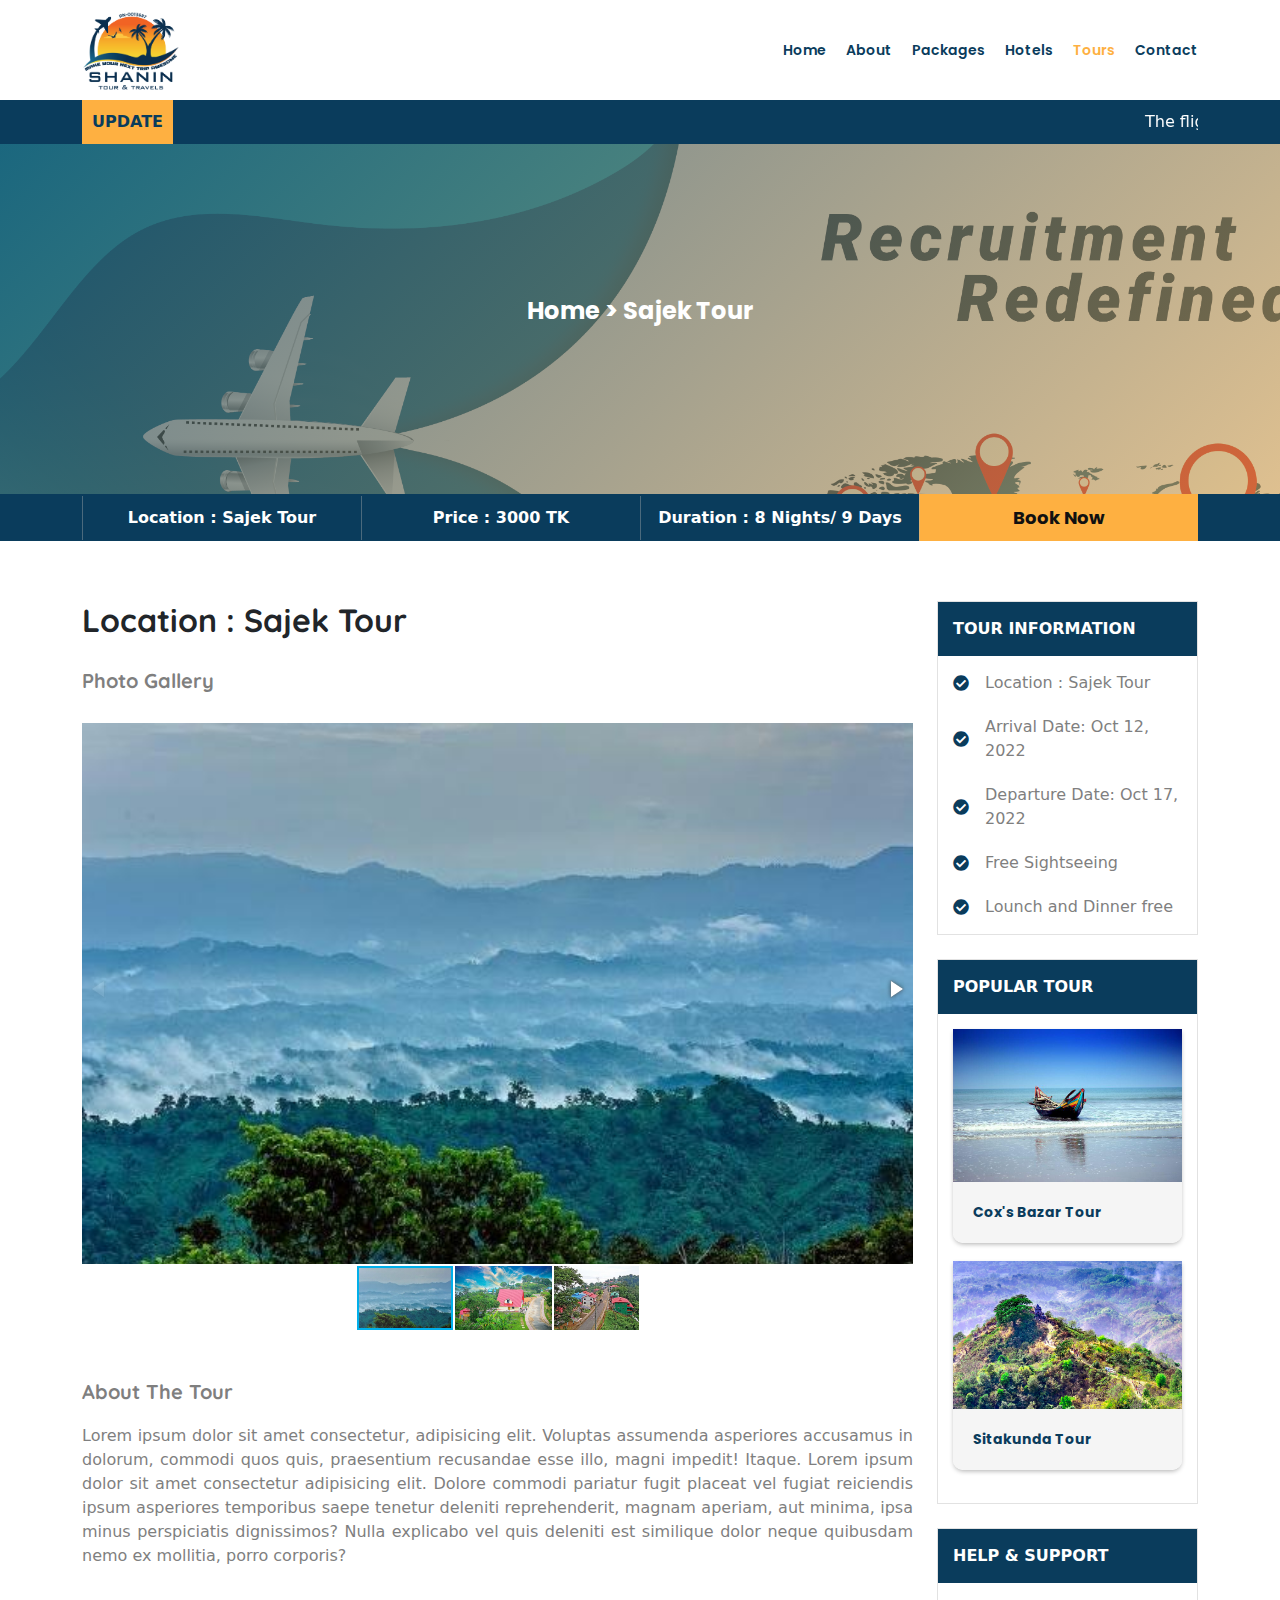
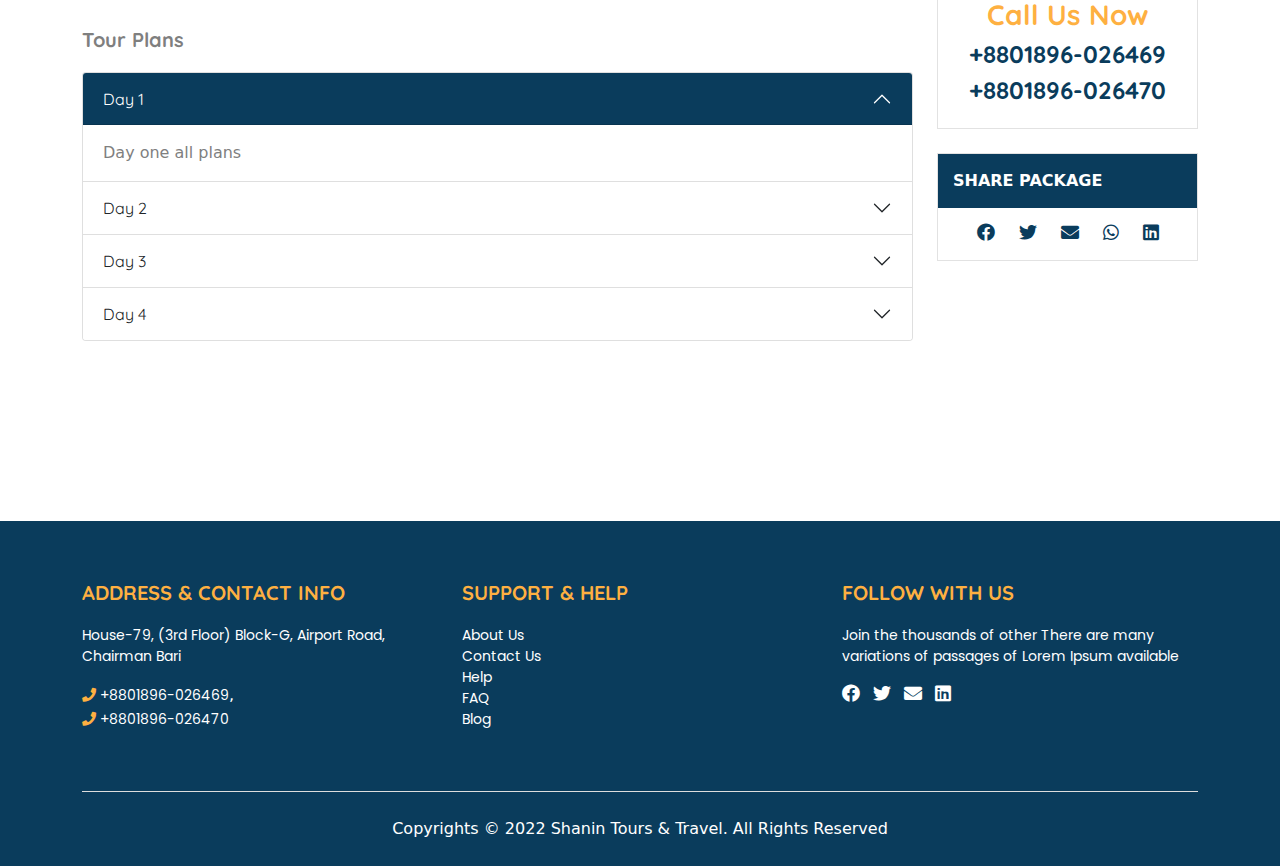
<file: single_tour.html>
<!DOCTYPE html>
<html lang="en">

<head>
    <meta charset="UTF-8">
    <meta http-equiv="X-UA-Compatible" content="IE=edge">
    <meta name="viewport" content="width=device-width, initial-scale=1.0">
    <link rel="shortcut icon" href="img/favicon.ico" type="image/x-icon">
    <title>Shanin Tours & Travel</title>


    <!-- Library css -->
    <link rel="stylesheet" href="asset/lib/bootstrap/css/bootstrap.min.css">
    <link rel="stylesheet" href="asset/lib/fontawesome/css/all.css">
    <link rel="stylesheet" href="asset/lib/fotorama/fotorama.css">

    <!-- custom css -->
    <link rel="stylesheet" href="asset/css/style.css">

</head>

<body>

    <header class="main_header">
        <div class="container">
            <div class="header">
                <div class="logo">
                    <a href="index.html">
                        <img src="img/logo.png" alt="Logo">
                    </a>
                </div>

                <div class="menus">
                    <ul>
                        <li><a href="index.html">Home</a></li>
                        <li><a href="about.html">About</a></li>
                        <li><a href="packages.html">Packages</a></li>
                        <li><a href="hotels.html">Hotels</a></li>
                        <li><a href="tours.html" class="home-active">Tours</a></li>
                        <li><a href="contact.html">Contact</a></li>
                    </ul>
                </div>

                
                <div class="mobile-menu">
                    <div class="open-menu">
                        <i class="fa fa-bars"></i>
                        
                    </div>
                    <div class="close-menu">
                        <i class="fa fa-times"></i>
                    </div>
                </div>
            </div>
        </div>
    </header>

    <section class="news">
        <div class="container">
            <div class="d-flex align-items-center">
                <span class="news_update_badge">Update</span>
                <marquee behavior="smooth" direction="left">The flight will be 2 hour delay today</marquee>
            </div>
        </div>
    </section>

    <section class="bradecome">
        <p><a href="index.html">Home</a> >  Sajek Tour </p>
    </section>
    
    <section class="single_package_section">
        
        <div class="package_short_des">
            <div class="container">
                <div class="package_header">
                    <span>Location : Sajek Tour </span>
                    <span>Price : 3000 TK </span>
                    <span>Duration : 8 Nights/ 9 Days </span>
                    <span class="booking_button">
                        <a href="#">Book Now</a>
                    </span>
                </div>
            </div>
        </div>
        
        <div class="container">
            <div class="full_package_view">
                

                <div class="row">
                    <div class="col-lg-9">
                        <h2 class="pac_title">Location : Sajek Tour</h2>

                        <div class="des pac_gallery mb-5">
                            <h5>Photo Gallery</h5>
        
                            <div class="fotorama" data-nav="thumbs" data-width="100%" data-minwidth="400" data-maxwidth="1000" data-minheight="300" data-maxheight="100%">
                                <img src="img/tour/sajek.jpg" alt="Img 1" width="350" height="233" />
                                <img src="img/tour/sajek-3.jpg" alt="Img 2" width="350" height="232" />
                                <img src="img/tour/sajek-2.png" alt="Img 3" width="310" height="233" />
                              </div>
        
                        </div>

                        <div class="des pac_description">
                            <h5>About The Tour</h5>
        
                            Lorem ipsum dolor sit amet consectetur, adipisicing elit. Voluptas assumenda asperiores accusamus in dolorum, commodi quos quis, praesentium recusandae esse illo, magni impedit! Itaque. Lorem ipsum dolor sit amet consectetur adipisicing elit. Dolore commodi pariatur fugit placeat vel fugiat reiciendis ipsum asperiores temporibus saepe tenetur deleniti reprehenderit, magnam aperiam, aut minima, ipsa minus perspiciatis dignissimos? Nulla explicabo vel quis deleniti est similique dolor neque quibusdam nemo ex mollitia, porro corporis?
        
                        </div>
                        <div class="des pac_description">
                            <h5>Tour Plans</h5>
        
                            <div class="tour-day-plans">
                                <div class="accordion" id="accordionExample">
                                    <div class="accordion-item">
                                      <h2 class="accordion-header" id="headingOne">
                                        <button class="accordion-button" type="button" data-bs-toggle="collapse" data-bs-target="#collapseOne" aria-expanded="true" aria-controls="collapseOne">
                                          Day 1
                                        </button>
                                      </h2>
                                      <div id="collapseOne" class="accordion-collapse collapse show" aria-labelledby="headingOne" data-bs-parent="#accordionExample">
                                        <div class="accordion-body">
                                          Day one all plans
                                        </div>
                                      </div>
                                    </div>
                                    <div class="accordion-item">
                                      <h2 class="accordion-header" id="headingTwo">
                                        <button class="accordion-button collapsed" type="button" data-bs-toggle="collapse" data-bs-target="#collapseTwo" aria-expanded="false" aria-controls="collapseTwo">
                                            Day 2
                                        </button>
                                      </h2>
                                      <div id="collapseTwo" class="accordion-collapse collapse" aria-labelledby="headingTwo" data-bs-parent="#accordionExample">
                                        <div class="accordion-body">
                                          Day two all plans
                                        </div>
                                      </div>
                                    </div>

                                    <div class="accordion-item">
                                      <h2 class="accordion-header" id="headingThree">
                                        <button class="accordion-button collapsed" type="button" data-bs-toggle="collapse" data-bs-target="#collapseThree" aria-expanded="false" aria-controls="collapseThree">
                                         Day 3
                                        </button>
                                      </h2>
                                      <div id="collapseThree" class="accordion-collapse collapse" aria-labelledby="headingThree" data-bs-parent="#accordionExample">
                                        <div class="accordion-body">
                                          Day three all plans
                                        </div>
                                      </div>
                                    </div>

                                    <div class="accordion-item">
                                      <h2 class="accordion-header" id="headingFour">
                                        <button class="accordion-button collapsed" type="button" data-bs-toggle="collapse" data-bs-target="#collapseFour" aria-expanded="false" aria-controls="collapseFour">
                                         Day 4
                                        </button>
                                      </h2>
                                      <div id="collapseFour" class="accordion-collapse collapse" aria-labelledby="headingFour" data-bs-parent="#accordionExample">
                                        <div class="accordion-body">
                                          Day four all plans
                                        </div>
                                      </div>
                                    </div>
                                  </div>
                            </div>
        
                        </div>

                        
                    </div>

                    <div class="col-lg-3">

                        <div class="info_box mb-4">
                            <div class="info_box_header">
                                <b>Tour Information</b>
                            </div>
                            <div class="info_box_content">
                                <div class="d-flex align-items-center  package_sh_info">
                                    <i class="fa fa-check-circle color-b me-3"></i>
                                    <span>Location : Sajek Tour</span>
                                </div>
                                <div class="d-flex align-items-center  package_sh_info">
                                    <i class="fa fa-check-circle color-b me-3"></i>
                                    <span>Arrival Date: Oct 12, 2022</span>
                                </div>
                                <div class="d-flex align-items-center  package_sh_info">
                                    <i class="fa fa-check-circle color-b me-3"></i>
                                    <span>Departure Date: Oct 17, 2022</span>
                                </div>
                                <div class="d-flex align-items-center  package_sh_info">
                                    <i class="fa fa-check-circle color-b me-3"></i>
                                    <span>Free Sightseeing</span>
                                </div>
                                <div class="d-flex align-items-center  package_sh_info">
                                    <i class="fa fa-check-circle color-b me-3"></i>
                                    <span>Lounch and Dinner free</span>
                                </div>
                            </div>
                        </div>

                        <div class="info_box mobile_book_btn mb-4">
                            <div class="info_box_header">
                                <b> Parchase Package</b>
                            </div>
                            <div class="info_box_content d-flex justify-content-center">
                                <span class="booking_button">
                                    <a href="#">Book Now</a>
                                </span>
                            </div>
                        </div>

                        <div class="info_box mb-4">
                            <div class="info_box_header">
                                <b>Popular Tour </b>
                            </div>
                            <div class="info_box_content">
                                
                                <div class="row">
                                    <div class="col-sm-12 mb-2">
                                        <div class="box package-box">
                                            <a href="single_tour.html">
                
                                                <div class="package-image">
                                                    <img src="img/tour/cox-bazar.jpg" alt="Package Image">
                                                </div>
                                                <div class="package-content">
                                                    <p class="b-title"> Cox's Bazar Tour </p>
                                                </div>
                                            </a>
                                        </div>
                                    </div>
                                    <div class="col-sm-12 mb-2">
                                        <div class="box package-box">
                                            <a href="single_tour.html">
                
                                                <div class="package-image">
                                                    
                                                    <img src="img/tour/sitakunda.jpg" alt="Package Image">
                                                </div>
                                                <div class="package-content">
                                                    <p class="b-title"> Sitakunda Tour </p>
                                                </div>
                                            </a>
                                        </div>
                                    </div>
                                </div>
                                
                                
                            </div>
                        </div>

                        <div class="info_box mb-4">
                            <div class="info_box_header">
                                <b>HELP & SUPPORT </b>
                            </div>
                            <div class="info_box_content text-center">
                                
                                <h3 class="color-a">Call Us Now</h3>
                                <h4 class="color-b"> +8801896-026469</h4>
                                <h4 class="color-b"> +8801896-026470</h6>
                                
                            </div>
                        </div>

                        <div class="info_box mb-4">
                            <div class="info_box_header">
                                <b>Share Package </b>
                            </div>
                            <div class="info_box_content">
                                <div class="d-flex align-items-center info_box_social justify-content-center">
                                    <a href="#" class="facebook me-4"><i class="fab fa-facebook"></i></a>
                                    <a href="#" class="twitter me-4"><i class="fab fa-twitter"></i></a>
                                    <a href="#" class="mail me-4"><i class="fa fa-envelope"></i></a>
                                    <a href="#" class="mail me-4"><i class="fab fa-whatsapp"></i></a>
                                    <a href="#" class="linkedin"><i class="fab fa-linkedin"></i></a>
                                </div>
                                
                            </div>
                        </div>

                        

                        

                    </div>

                </div>

            </div>
        </div>

    </section>

    

    <footer class="main_footer sec-mt-60">
        <div class="container">
            <div class="footer-top">

                <div class="row">
                    
                    <div class="col-md-4">
                        <div class="footer-box">
                            <h4>ADDRESS & CONTACT INFO</h4>
                            <p>House-79, (3rd Floor) Block-G, Airport Road, Chairman Bari</p>
                            <span><i class="fa fa-phone color-a"></i> +8801896-026469</span>, <br>
                            <span><i class="fa fa-phone color-a"></i> +8801896-026470</span>
                        </div>
                    </div>
                    <div class="col-md-4">
                        <div class="footer-box">
                            <h4>SUPPORT & HELP</h4>
                            <div class="footer-menu">
                                <ul>
                                    <li><a href="#">About Us</a></li>
                                    <li><a href="#">Contact Us</a></li>
                                    <li><a href="#">Help</a></li>
                                    <li><a href="#">FAQ</a></li>
                                    <li><a href="#">Blog</a></li>
                                </ul>
                            </div>
                        </div>
                    </div>
                    <div class="col-md-4">
                        <div class="footer-box social">
                            <h4>FOLLOW WITH US</h4>
                            <p>Join the thousands of other There are many variations of passages of Lorem Ipsum available</p>

                            <div class="social-links">
                                <span class="facebook me-2"><i class="fab fa-facebook"></i></span>
                                <span class="twitter me-2"><i class="fab fa-twitter"></i></span>
                                <span class="mail me-2"><i class="fa fa-envelope"></i></span>
                                <span class="linkedin"><i class="fab fa-linkedin"></i></span>
                            </div>
                        </div>
                    </div>
                    
                </div>
            </div>
            <div class="row">
                <div class="col-sm-12">
                    <div class="text-center copy_text">
                        Copyrights &copy; 2022 Shanin Tours & Travel. All Rights Reserved
                    </div>
                </div>
            </div>
        </div>
    </footer>

    <!-- Library JS -->
    <script src="asset/lib/bootstrap/js/bootstrap.min.js"></script>
    <script src="asset/lib/jquery/jquery.min.js"></script>
    <script src="asset/lib/fotorama/fotorama.js"></script>

    <!-- custom js  -->
    <script src="asset/js/custom.js"></script>

</body>

</html>
</file>
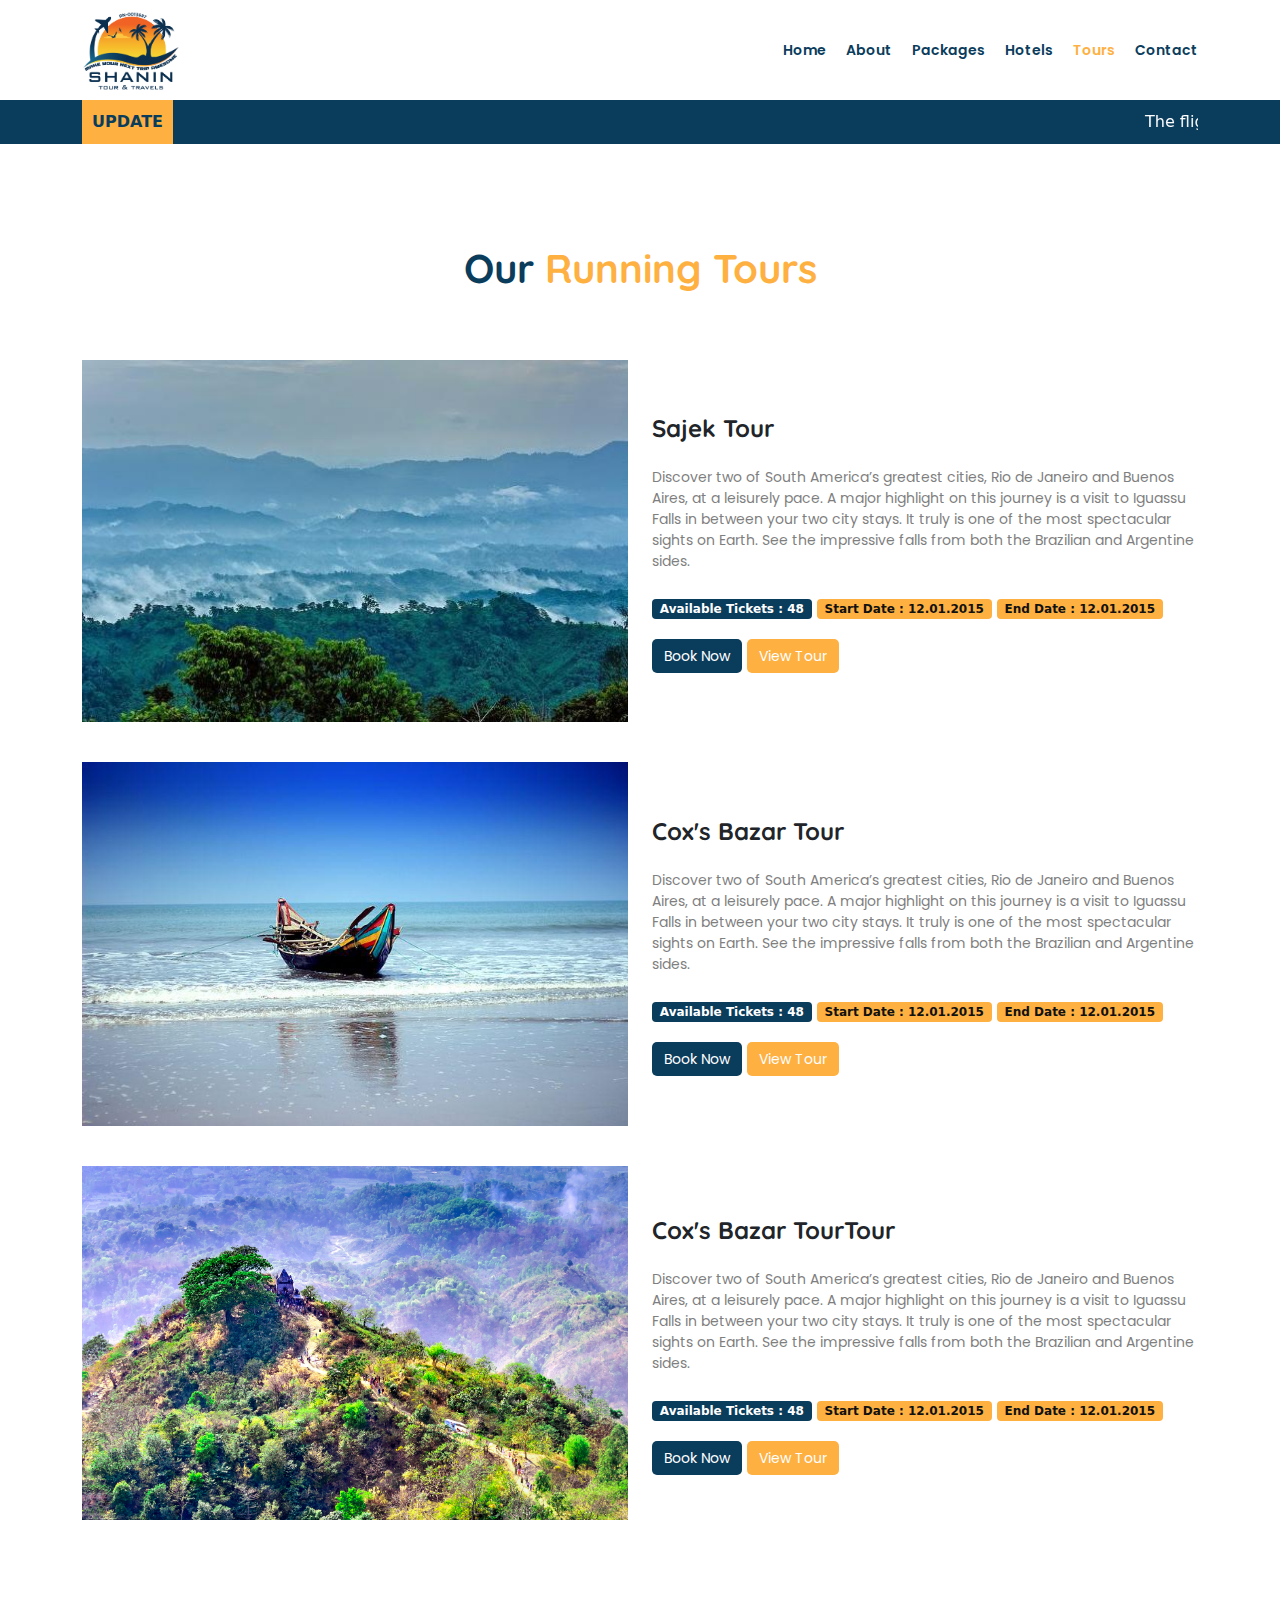
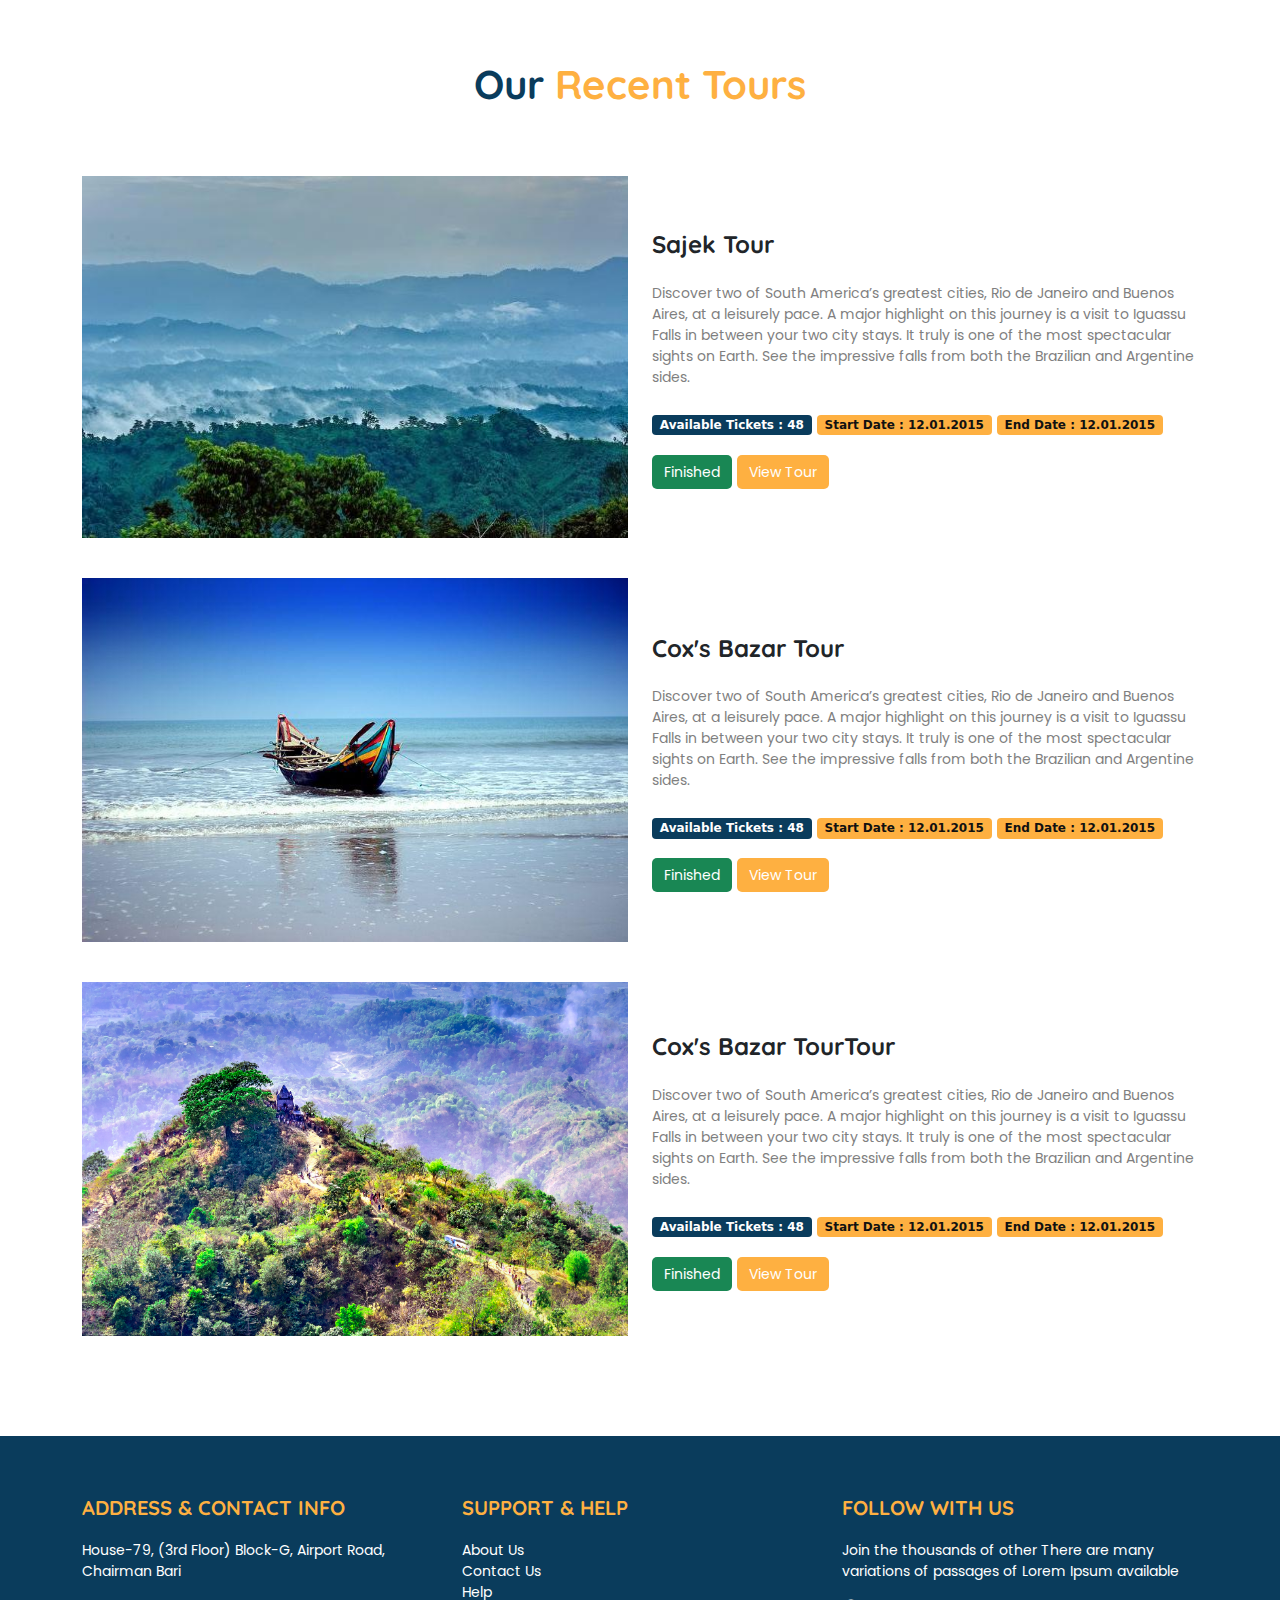
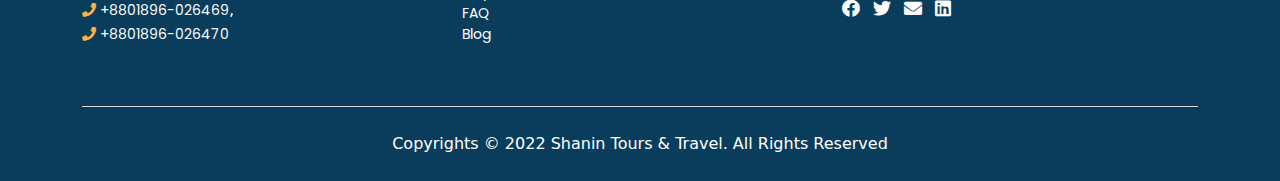
<file: tours.html>
<!DOCTYPE html>
<html lang="en">

<head>
    <meta charset="UTF-8">
    <meta http-equiv="X-UA-Compatible" content="IE=edge">
    <meta name="viewport" content="width=device-width, initial-scale=1.0">
    <link rel="shortcut icon" href="img/favicon.ico" type="image/x-icon">
    <title>Shanin Tours & Travel</title>


    <!-- Library css -->
    <link rel="stylesheet" href="asset/lib/bootstrap/css/bootstrap.min.css">
    <link rel="stylesheet" href="asset/lib/fontawesome/css/all.css">

    <!-- custom css -->
    <link rel="stylesheet" href="asset/css/style.css">

</head>

<body>

    <header class="main_header">
        <div class="container">
            <div class="header">
                <div class="logo">
                    <a href="index.html">
                        <img src="img/logo.png" alt="Logo">
                    </a>
                </div>

                <div class="menus">
                    <ul>
                        <li><a href="index.html">Home</a></li>
                        <li><a href="about.html">About</a></li>
                        <li><a href="packages.html">Packages</a></li>
                        <li><a href="hotels.html">Hotels</a></li>
                        <li><a href="tours.html" class="home-active">Tours</a></li>
                        <li><a href="contact.html">Contact</a></li>
                    </ul>
                </div>

                
                <div class="mobile-menu">
                    <div class="open-menu">
                        <i class="fa fa-bars"></i>
                        
                    </div>
                    <div class="close-menu">
                        <i class="fa fa-times"></i>
                    </div>
                </div>
            </div>
        </div>
    </header>

    <section class="news">
        <div class="container">
            <div class="d-flex align-items-center">
                <span class="news_update_badge">Update</span>
                <marquee behavior="smooth" direction="left">The flight will be 2 hour delay today</marquee>
            </div>
        </div>
    </section>

    

    <section class="packages sec-my-60">

        <div class="container">
            <div class="title">
                <h2> Our <span class="color-a">Running Tours</span> </h2>
            </div>

            <div class="package_container">
                <div class="row">
                    <div class="col-md-12">
                        <div class="package_view">
                            <div class="row align-items-center">
                                <div class="col-sm-6">
                                    <div class="pac_img_sec">
                                        <img src="img/tour/sajek.jpg" alt="Package Image">
                                    </div>
                                </div>
                                <div class="col-sm-6">
                                    <div class="pac_view_description">
                                        <h4>Sajek Tour</h4>
                                        <div class="des my-4">
                                            <p>Discover two of South America’s greatest cities, Rio de Janeiro and Buenos Aires, at a leisurely pace. A major highlight on this journey is a visit to Iguassu Falls in between your two city stays. It truly is one of the most spectacular sights on Earth. See the impressive falls from both the Brazilian and Argentine sides.</p>
                        
                                        </div>
                                        <div class="info_badges mb-4">
                                            <span class="badge bg-b">Available Tickets : 48 </span>
                                            <span class="badge bg-a">Start Date : 12.01.2015</span>
                                            <span class="badge bg-a">End Date : 12.01.2015</span>
                                        </div>
                                        <div class="pac_buttons">
                                            <a href="#" class="button button-a">Book Now</a>
                                            <a href="single_tour.html" class="button button-b">View Tour</a>
                                        </div>
                                    </div>
                                </div>
                            </div>
                        </div>
                    </div>
                    <div class="col-md-12">
                        <div class="package_view">
                            <div class="row align-items-center">
                                <div class="col-sm-6">
                                    <div class="pac_img_sec">
                                        <img src="img/tour/cox-bazar.jpg" alt="Package Image">
                                    </div>
                                </div>
                                <div class="col-sm-6">
                                    <div class="pac_view_description">
                                        <h4>Cox's Bazar Tour</h4>
                                        <div class="des my-4">
                                            <p>Discover two of South America’s greatest cities, Rio de Janeiro and Buenos Aires, at a leisurely pace. A major highlight on this journey is a visit to Iguassu Falls in between your two city stays. It truly is one of the most spectacular sights on Earth. See the impressive falls from both the Brazilian and Argentine sides.</p>
                        
                                        </div>
                                        <div class="info_badges mb-4">
                                            <span class="badge bg-b">Available Tickets : 48 </span>
                                            <span class="badge bg-a">Start Date : 12.01.2015</span>
                                            <span class="badge bg-a">End Date : 12.01.2015</span>
                                        </div>
                                        <div class="pac_buttons">
                                            <a href="#" class="button button-a">Book Now</a>
                                            <a href="single_tour.html" class="button button-b">View Tour</a>
                                        </div>
                                    </div>
                                </div>
                            </div>
                        </div>
                    </div>
                    <div class="col-md-12">
                        <div class="package_view">
                            <div class="row align-items-center">
                                <div class="col-sm-6">
                                    <div class="pac_img_sec">
                                        <img src="img/tour/sitakunda.jpg" alt="Package Image">
                                    </div>
                                </div>
                                <div class="col-sm-6">
                                    <div class="pac_view_description">
                                        <h4>Cox's Bazar TourTour</h4>
                                        <div class="des my-4">
                                            <p>Discover two of South America’s greatest cities, Rio de Janeiro and Buenos Aires, at a leisurely pace. A major highlight on this journey is a visit to Iguassu Falls in between your two city stays. It truly is one of the most spectacular sights on Earth. See the impressive falls from both the Brazilian and Argentine sides.</p>
                        
                                        </div>
                                        <div class="info_badges mb-4">
                                            <span class="badge bg-b">Available Tickets : 48 </span>
                                            <span class="badge bg-a">Start Date : 12.01.2015</span>
                                            <span class="badge bg-a">End Date : 12.01.2015</span>
                                        </div>
                                        <div class="pac_buttons">
                                            <a href="#" class="button button-a">Book Now</a>
                                            <a href="single_tour.html" class="button button-b">View Tour</a>
                                        </div>
                                    </div>
                                </div>
                            </div>
                        </div>
                    </div>
                </div>
            </div>

        </div>

    </section>

    <section class="packages sec-my-60">

        <div class="container">
            <div class="title">
                <h2> Our <span class="color-a">Recent Tours</span> </h2>
            </div>

            <div class="package_container">
                <div class="row">
                    <div class="col-md-12">
                        <div class="package_view">
                            <div class="row align-items-center">
                                <div class="col-sm-6">
                                    <div class="pac_img_sec">
                                        <img src="img/tour/sajek.jpg" alt="Package Image">
                                    </div>
                                </div>
                                <div class="col-sm-6">
                                    <div class="pac_view_description">
                                        <h4>Sajek Tour</h4>
                                        <div class="des my-4">
                                            <p>Discover two of South America’s greatest cities, Rio de Janeiro and Buenos Aires, at a leisurely pace. A major highlight on this journey is a visit to Iguassu Falls in between your two city stays. It truly is one of the most spectacular sights on Earth. See the impressive falls from both the Brazilian and Argentine sides.</p>
                        
                                        </div>
                                        <div class="info_badges mb-4">
                                            <span class="badge bg-b">Available Tickets : 48 </span>
                                            <span class="badge bg-a">Start Date : 12.01.2015</span>
                                            <span class="badge bg-a">End Date : 12.01.2015</span>
                                        </div>
                                        <div class="pac_buttons">
                                            <a class="button btn-success">Finished</a>
                                            <a href="single_tour.html" class="button button-b">View Tour</a>
                                        </div>
                                    </div>
                                </div>
                            </div>
                        </div>
                    </div>
                    <div class="col-md-12">
                        <div class="package_view">
                            <div class="row align-items-center">
                                <div class="col-sm-6">
                                    <div class="pac_img_sec">
                                        <img src="img/tour/cox-bazar.jpg" alt="Package Image">
                                    </div>
                                </div>
                                <div class="col-sm-6">
                                    <div class="pac_view_description">
                                        <h4>Cox's Bazar Tour</h4>
                                        <div class="des my-4">
                                            <p>Discover two of South America’s greatest cities, Rio de Janeiro and Buenos Aires, at a leisurely pace. A major highlight on this journey is a visit to Iguassu Falls in between your two city stays. It truly is one of the most spectacular sights on Earth. See the impressive falls from both the Brazilian and Argentine sides.</p>
                        
                                        </div>
                                        <div class="info_badges mb-4">
                                            <span class="badge bg-b">Available Tickets : 48 </span>
                                            <span class="badge bg-a">Start Date : 12.01.2015</span>
                                            <span class="badge bg-a">End Date : 12.01.2015</span>
                                        </div>
                                        <div class="pac_buttons">
                                            <a class="button btn-success">Finished</a>
                                            <a href="single_tour.html" class="button button-b">View Tour</a>
                                        </div>
                                    </div>
                                </div>
                            </div>
                        </div>
                    </div>
                    <div class="col-md-12">
                        <div class="package_view">
                            <div class="row align-items-center">
                                <div class="col-sm-6">
                                    <div class="pac_img_sec">
                                        <img src="img/tour/sitakunda.jpg" alt="Package Image">
                                    </div>
                                </div>
                                <div class="col-sm-6">
                                    <div class="pac_view_description">
                                        <h4>Cox's Bazar TourTour</h4>
                                        <div class="des my-4">
                                            <p>Discover two of South America’s greatest cities, Rio de Janeiro and Buenos Aires, at a leisurely pace. A major highlight on this journey is a visit to Iguassu Falls in between your two city stays. It truly is one of the most spectacular sights on Earth. See the impressive falls from both the Brazilian and Argentine sides.</p>
                        
                                        </div>
                                        <div class="info_badges mb-4">
                                            <span class="badge bg-b">Available Tickets : 48 </span>
                                            <span class="badge bg-a">Start Date : 12.01.2015</span>
                                            <span class="badge bg-a">End Date : 12.01.2015</span>
                                        </div>
                                        <div class="pac_buttons">
                                            <a class="button btn-success">Finished</a>
                                            <a href="single_tour.html" class="button button-b">View Tour</a>
                                        </div>
                                    </div>
                                </div>
                            </div>
                        </div>
                    </div>
                </div>
            </div>

        </div>

    </section>

    <footer class="main_footer sec-mt-60">
        <div class="container">
            <div class="footer-top">

                <div class="row">
                    <!-- <div class="col-md-3">
                        <div class="footer-box">
                            <img class="footer-logo" src="img/logo.png" width="150px" alt="Logo">
                        </div>
                    </div> -->
                    <div class="col-md-4">
                        <div class="footer-box">
                            <h4>ADDRESS & CONTACT INFO</h4>
                            <p>House-79, (3rd Floor) Block-G, Airport Road, Chairman Bari</p>
                            <span><i class="fa fa-phone color-a"></i> +8801896-026469</span>, <br>
                            <span><i class="fa fa-phone color-a"></i> +8801896-026470</span>
                        </div>
                    </div>
                    <div class="col-md-4">
                        <div class="footer-box">
                            <h4>SUPPORT & HELP</h4>
                            <div class="footer-menu">
                                <ul>
                                    <li><a href="#">About Us</a></li>
                                    <li><a href="#">Contact Us</a></li>
                                    <li><a href="#">Help</a></li>
                                    <li><a href="#">FAQ</a></li>
                                    <li><a href="#">Blog</a></li>
                                </ul>
                            </div>
                        </div>
                    </div>
                    <div class="col-md-4">
                        <div class="footer-box social">
                            <h4>FOLLOW WITH US</h4>
                            <p>Join the thousands of other There are many variations of passages of Lorem Ipsum available</p>

                            <div class="social-links">
                                <span class="facebook me-2"><i class="fab fa-facebook"></i></span>
                                <span class="twitter me-2"><i class="fab fa-twitter"></i></span>
                                <span class="mail me-2"><i class="fa fa-envelope"></i></span>
                                <span class="linkedin"><i class="fab fa-linkedin"></i></span>
                            </div>
                        </div>
                    </div>
                    
                </div>
            </div>
            <div class="row">
                <div class="col-sm-12">
                    <div class="text-center copy_text">
                        Copyrights &copy; 2022 Shanin Tours & Travel. All Rights Reserved
                    </div>
                </div>
            </div>
        </div>
    </footer>

    <!-- Library JS -->
    <script src="asset/lib/bootstrap/js/bootstrap.min.js"></script>
    <script src="asset/lib/jquery/jquery.min.js"></script>

    <!-- custom js  -->
    <script src="asset/js/custom.js"></script>

</body>

</html>
</file>
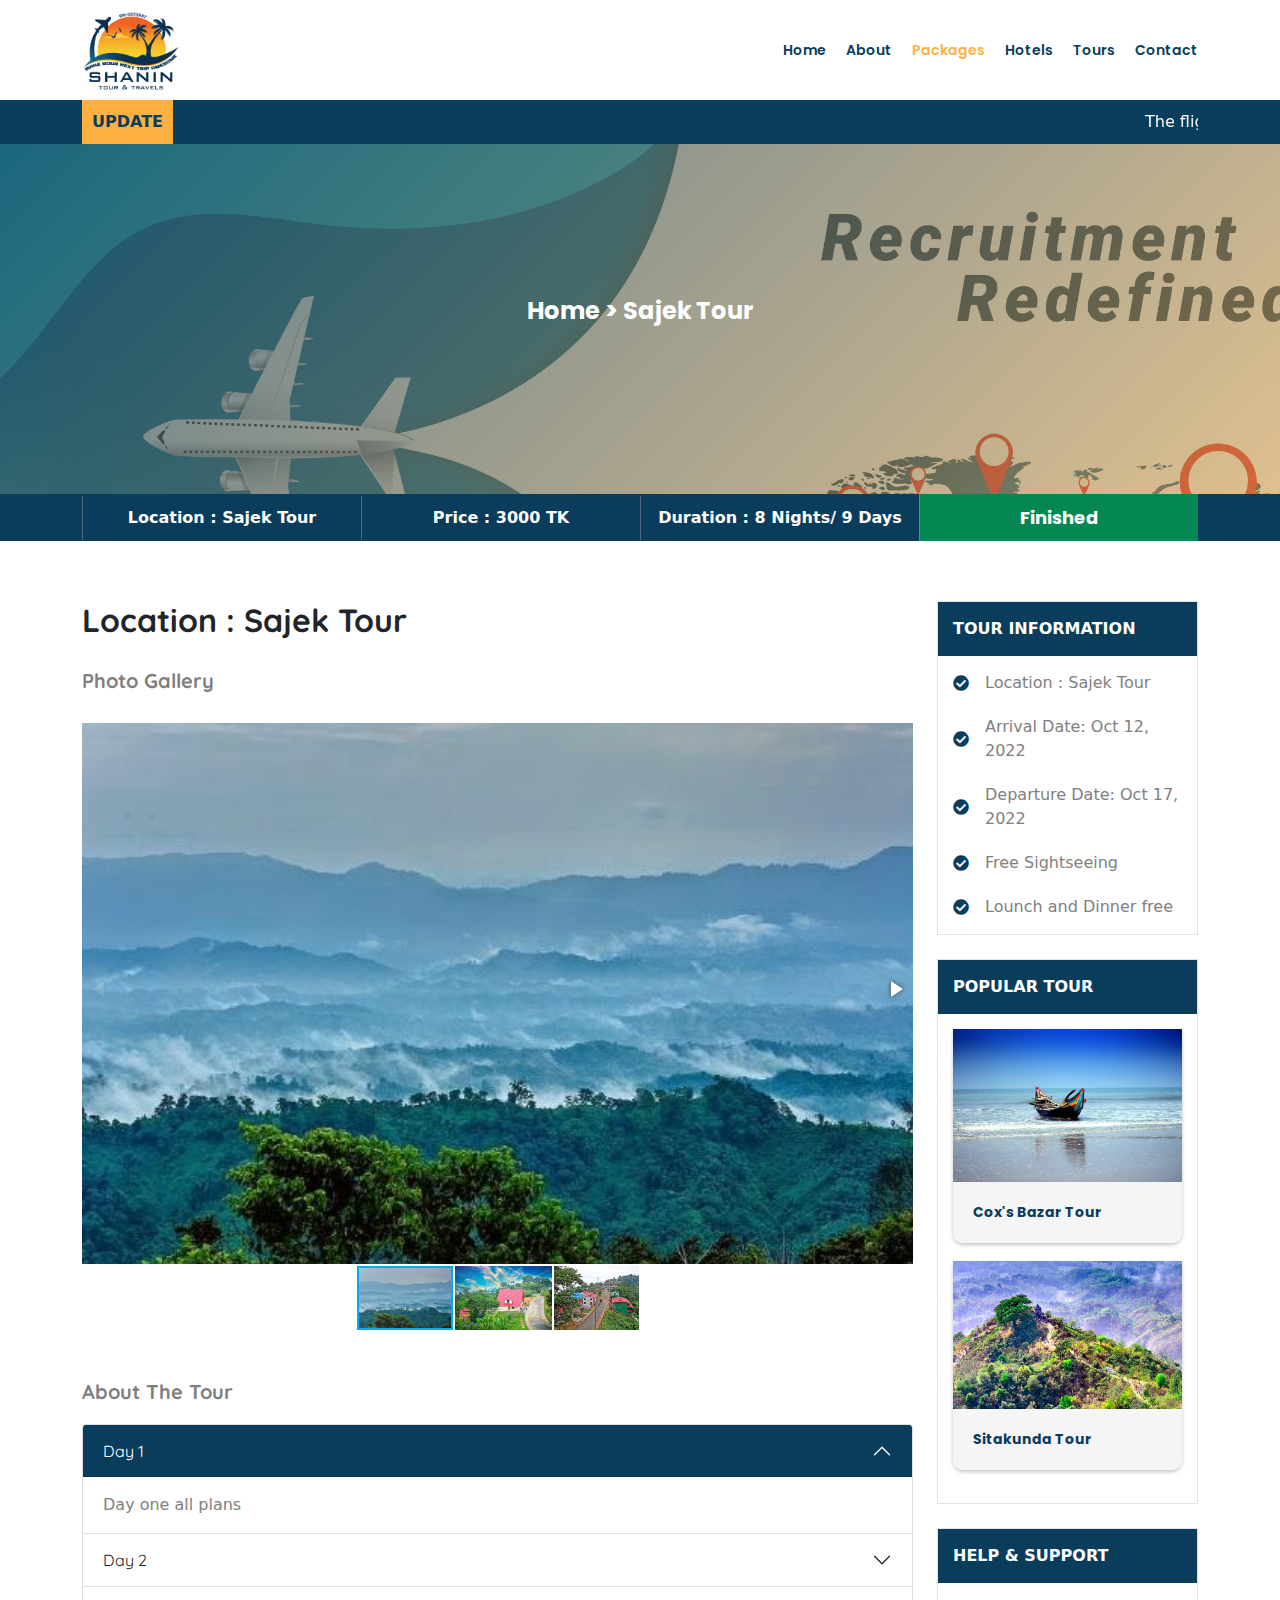
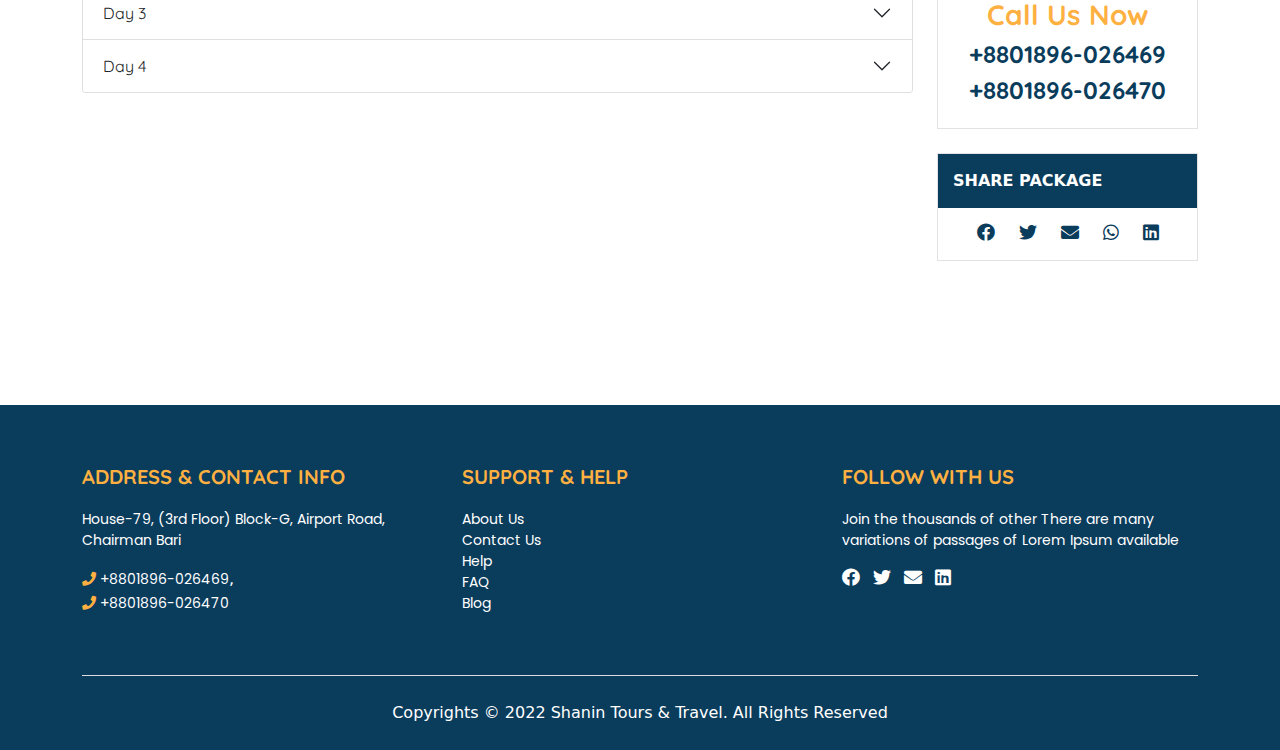
<file: view_finished_tour.html>
<!DOCTYPE html>
<html lang="en">

<head>
    <meta charset="UTF-8">
    <meta http-equiv="X-UA-Compatible" content="IE=edge">
    <meta name="viewport" content="width=device-width, initial-scale=1.0">
    <link rel="shortcut icon" href="img/favicon.ico" type="image/x-icon">
    <title>Shanin Tours & Travel</title>


    <!-- Library css -->
    <link rel="stylesheet" href="asset/lib/bootstrap/css/bootstrap.min.css">
    <link rel="stylesheet" href="asset/lib/fontawesome/css/all.css">
    <link rel="stylesheet" href="asset/lib/fotorama/fotorama.css">

    <!-- custom css -->
    <link rel="stylesheet" href="asset/css/style.css">

</head>

<body>

    <header class="main_header">
        <div class="container">
            <div class="header">
                <div class="logo">
                    <a href="index.html">
                        <img src="img/logo.png" alt="Logo">
                    </a>
                </div>

                <div class="menus">
                    <ul>
                        <li><a href="index.html">Home</a></li>
                        <li><a href="about.html">About</a></li>
                        <li><a href="packages.html" class="home-active">Packages</a></li>
                        <li><a href="hotels.html">Hotels</a></li>
                        <li><a href="tours.html">Tours</a></li>
                        <li><a href="contact.html">Contact</a></li>
                    </ul>
                </div>

                
                <div class="mobile-menu">
                    <div class="open-menu">
                        <i class="fa fa-bars"></i>
                        
                    </div>
                    <div class="close-menu">
                        <i class="fa fa-times"></i>
                    </div>
                </div>
            </div>
        </div>
    </header>

    <section class="news">
        <div class="container">
            <div class="d-flex align-items-center">
                <span class="news_update_badge">Update</span>
                <marquee behavior="smooth" direction="left">The flight will be 2 hour delay today</marquee>
            </div>
        </div>
    </section>

    <section class="bradecome">
        <p><a href="index.html">Home</a> >  Sajek Tour </p>
    </section>
    
    <section class="single_package_section">
        
        <div class="package_short_des">
            <div class="container">
                <div class="package_header">
                    <span>Location : Sajek Tour </span>
                    <span>Price : 3000 TK </span>
                    <span>Duration : 8 Nights/ 9 Days </span>
                    <span class="tour_button">
                        <a>Finished</a>
                    </span>
                </div>
            </div>
        </div>
        
        <div class="container">
            <div class="full_package_view">
                

                <div class="row">
                    <div class="col-lg-9">
                        <h2 class="pac_title">Location : Sajek Tour</h2>

                        <div class="des pac_gallery mb-5">
                            <h5>Photo Gallery</h5>
        
                            <div class="fotorama" data-nav="thumbs" data-width="100%" data-minwidth="400" data-maxwidth="1000" data-minheight="300" data-maxheight="100%">
                                <img src="img/tour/sajek.jpg" alt="Img 1" width="350" height="233" />
                                <img src="img/tour/sajek-3.jpg" alt="Img 2" width="350" height="232" />
                                <img src="img/tour/sajek-2.png" alt="Img 3" width="310" height="233" />
                              </div>
        
                        </div>

                        <div class="des pac_description">
                            <h5>About The Tour</h5>
        
                            <div class="tour-day-plans">
                                <div class="accordion" id="accordionExample">
                                    <div class="accordion-item">
                                      <h2 class="accordion-header" id="headingOne">
                                        <button class="accordion-button" type="button" data-bs-toggle="collapse" data-bs-target="#collapseOne" aria-expanded="true" aria-controls="collapseOne">
                                          Day 1
                                        </button>
                                      </h2>
                                      <div id="collapseOne" class="accordion-collapse collapse show" aria-labelledby="headingOne" data-bs-parent="#accordionExample">
                                        <div class="accordion-body">
                                          Day one all plans
                                        </div>
                                      </div>
                                    </div>
                                    <div class="accordion-item">
                                      <h2 class="accordion-header" id="headingTwo">
                                        <button class="accordion-button collapsed" type="button" data-bs-toggle="collapse" data-bs-target="#collapseTwo" aria-expanded="false" aria-controls="collapseTwo">
                                            Day 2
                                        </button>
                                      </h2>
                                      <div id="collapseTwo" class="accordion-collapse collapse" aria-labelledby="headingTwo" data-bs-parent="#accordionExample">
                                        <div class="accordion-body">
                                          Day two all plans
                                        </div>
                                      </div>
                                    </div>

                                    <div class="accordion-item">
                                      <h2 class="accordion-header" id="headingThree">
                                        <button class="accordion-button collapsed" type="button" data-bs-toggle="collapse" data-bs-target="#collapseThree" aria-expanded="false" aria-controls="collapseThree">
                                         Day 3
                                        </button>
                                      </h2>
                                      <div id="collapseThree" class="accordion-collapse collapse" aria-labelledby="headingThree" data-bs-parent="#accordionExample">
                                        <div class="accordion-body">
                                          Day three all plans
                                        </div>
                                      </div>
                                    </div>

                                    <div class="accordion-item">
                                      <h2 class="accordion-header" id="headingFour">
                                        <button class="accordion-button collapsed" type="button" data-bs-toggle="collapse" data-bs-target="#collapseFour" aria-expanded="false" aria-controls="collapseFour">
                                         Day 4
                                        </button>
                                      </h2>
                                      <div id="collapseFour" class="accordion-collapse collapse" aria-labelledby="headingFour" data-bs-parent="#accordionExample">
                                        <div class="accordion-body">
                                          Day four all plans
                                        </div>
                                      </div>
                                    </div>
                                  </div>
                            </div>
        
                            
        
                        </div>

                        
                    </div>

                    <div class="col-lg-3">

                        <div class="info_box mb-4">
                            <div class="info_box_header">
                                <b>Tour Information</b>
                            </div>
                            <div class="info_box_content">
                                <div class="d-flex align-items-center  package_sh_info">
                                    <i class="fa fa-check-circle color-b me-3"></i>
                                    <span>Location : Sajek Tour</span>
                                </div>
                                <div class="d-flex align-items-center  package_sh_info">
                                    <i class="fa fa-check-circle color-b me-3"></i>
                                    <span>Arrival Date: Oct 12, 2022</span>
                                </div>
                                <div class="d-flex align-items-center  package_sh_info">
                                    <i class="fa fa-check-circle color-b me-3"></i>
                                    <span>Departure Date: Oct 17, 2022</span>
                                </div>
                                <div class="d-flex align-items-center  package_sh_info">
                                    <i class="fa fa-check-circle color-b me-3"></i>
                                    <span>Free Sightseeing</span>
                                </div>
                                <div class="d-flex align-items-center  package_sh_info">
                                    <i class="fa fa-check-circle color-b me-3"></i>
                                    <span>Lounch and Dinner free</span>
                                </div>
                            </div>
                        </div>

                        <div class="info_box mb-4">
                            <div class="info_box_header">
                                <b>Popular Tour </b>
                            </div>
                            <div class="info_box_content">
                                
                                <div class="row">
                                    <div class="col-sm-12 mb-2">
                                        <div class="box package-box">
                                            <a href="single_tour.html">
                
                                                <div class="package-image">
                                                    <img src="img/tour/cox-bazar.jpg" alt="Package Image">
                                                </div>
                                                <div class="package-content">
                                                    <p class="b-title"> Cox's Bazar Tour </p>
                                                </div>
                                            </a>
                                        </div>
                                    </div>
                                    <div class="col-sm-12 mb-2">
                                        <div class="box package-box">
                                            <a href="single_tour.html">
                
                                                <div class="package-image">
                                                    
                                                    <img src="img/tour/sitakunda.jpg" alt="Package Image">
                                                </div>
                                                <div class="package-content">
                                                    <p class="b-title"> Sitakunda Tour </p>
                                                </div>
                                            </a>
                                        </div>
                                    </div>
                                </div>
                                
                                
                            </div>
                        </div>

                        <div class="info_box mb-4">
                            <div class="info_box_header">
                                <b>HELP & SUPPORT </b>
                            </div>
                            <div class="info_box_content text-center">
                                
                                <h3 class="color-a">Call Us Now</h3>
                                <h4 class="color-b"> +8801896-026469</h4>
                                <h4 class="color-b"> +8801896-026470</h6>
                                
                            </div>
                        </div>

                        <div class="info_box mb-4">
                            <div class="info_box_header">
                                <b>Share Package </b>
                            </div>
                            <div class="info_box_content">
                                <div class="d-flex align-items-center info_box_social justify-content-center">
                                    <a href="#" class="facebook me-4"><i class="fab fa-facebook"></i></a>
                                    <a href="#" class="twitter me-4"><i class="fab fa-twitter"></i></a>
                                    <a href="#" class="mail me-4"><i class="fa fa-envelope"></i></a>
                                    <a href="#" class="mail me-4"><i class="fab fa-whatsapp"></i></a>
                                    <a href="#" class="linkedin"><i class="fab fa-linkedin"></i></a>
                                </div>
                                
                            </div>
                        </div>

                        

                        

                    </div>

                </div>

            </div>
        </div>

    </section>

    

    <footer class="main_footer sec-mt-60">
        <div class="container">
            <div class="footer-top">

                <div class="row">
                    
                    <div class="col-md-4">
                        <div class="footer-box">
                            <h4>ADDRESS & CONTACT INFO</h4>
                            <p>House-79, (3rd Floor) Block-G, Airport Road, Chairman Bari</p>
                            <span><i class="fa fa-phone color-a"></i> +8801896-026469</span>, <br>
                            <span><i class="fa fa-phone color-a"></i> +8801896-026470</span>
                        </div>
                    </div>
                    <div class="col-md-4">
                        <div class="footer-box">
                            <h4>SUPPORT & HELP</h4>
                            <div class="footer-menu">
                                <ul>
                                    <li><a href="#">About Us</a></li>
                                    <li><a href="#">Contact Us</a></li>
                                    <li><a href="#">Help</a></li>
                                    <li><a href="#">FAQ</a></li>
                                    <li><a href="#">Blog</a></li>
                                </ul>
                            </div>
                        </div>
                    </div>
                    <div class="col-md-4">
                        <div class="footer-box social">
                            <h4>FOLLOW WITH US</h4>
                            <p>Join the thousands of other There are many variations of passages of Lorem Ipsum available</p>

                            <div class="social-links">
                                <span class="facebook me-2"><i class="fab fa-facebook"></i></span>
                                <span class="twitter me-2"><i class="fab fa-twitter"></i></span>
                                <span class="mail me-2"><i class="fa fa-envelope"></i></span>
                                <span class="linkedin"><i class="fab fa-linkedin"></i></span>
                            </div>
                        </div>
                    </div>
                    
                </div>
            </div>
            <div class="row">
                <div class="col-sm-12">
                    <div class="text-center copy_text">
                        Copyrights &copy; 2022 Shanin Tours & Travel. All Rights Reserved
                    </div>
                </div>
            </div>
        </div>
    </footer>

    <!-- Library JS -->
    <script src="asset/lib/bootstrap/js/bootstrap.min.js"></script>
    <script src="asset/lib/jquery/jquery.min.js"></script>
    <script src="asset/lib/fotorama/fotorama.js"></script>

    <!-- custom js  -->
    <script src="asset/js/custom.js"></script>

</body>

</html>
</file>
<file: asset/css/style.css>
/* Fonts */
@import url('https://fonts.googleapis.com/css2?family=Poppins:wght@400;500;600;700&family=Quicksand:wght@400;600;700&display=swap');


*{
    margin: 0;
    padding: 0;
    box-sizing: border-box;
}

ul , ol{
    list-style: none;
    margin: 0;
    padding: 0;
}

a{
    text-decoration: none;
    color: #111;
}
a, p, li, td {
    font-size: 14px;
    font-family: 'Poppins', sans-serif;
    font-weight: 400;
}

h1, h2, h3, h4, h5, th {
    font-family: 'Quicksand', sans-serif;
    font-weight: 700;
}
table{
    vertical-align: middle !important;
}
.title {
    text-align: center;
    padding: 40px 0px 60px;
    width: 100%;
}
/* css variables */
:root{

    --color-a: #FEB041;
    --color-b: #0A3C5C;
    --color-c: #fff;

}
.bg-a{
    color: #111;
    background: var(--color-a);
}
.bg-b{
    color: #fff;
    background: var(--color-b);
}
.color-a{
    color: var(--color-a);
}
.color-b{
    color: var(--color-b);
}
/* reusable componant */
.button{
    border: none;
    border-radius: 5px;
    padding: 7px 12px;
    /* transition: .3s; */
}
.button-a{
    background: var(--color-b);
    color: var(--color-c);
}
.button-a:hover{
    background: var(--color-a);
    color: var(--color-c);
    transition: .5s;
}
.button-b{
    background: var(--color-a);
    color: var(--color-c);
}

.button-b:hover{
    background: var(--color-b);
    color: var(--color-c);
    transition: .5s;
}

.sec-my-60{
    margin: 60px 0px;
}
.sec-mt-60{
    margin-top: 60px;
}
.sec-mtb-40{
    margin-top: -40px;
}
.sec-mb-60{
    margin-bottom: 60px;
}

.align-left{
    text-align: left !important;
}

/* ========================
Main Header 
========================= */
.main_header{
    color: #fff;
    width: 100%;
}
.main_header.fixed_top {
    position: fixed;
    width: 100%;
    z-index: 9999999;
    box-shadow: 0px 2px 5px -2px rgb(0 0 0 / 32%);
    background: #efb768;
    transition: .5s;
}
.header{
    position: relative;
    display: flex;
    align-items: center;
    justify-content: space-between;
}
.logo img{
    width: 100px;
}
.menus{
    display: flex;
    align-items: center;
    padding: 20px 0px;
}
.menus ul{
    display: flex;
    align-items: center;
}
/* .menus ul li{
} */
.menus ul li a{
    color: var(--color-b);
    padding: 10px 20px;
    font-weight: 600;
}
.menus ul li a:last-child{
    padding-right: 0;
}
.menus ul li a:hover{
    color: var(--color-a);
    transition: .3s;
}
.menus ul li a.home-active{
    color: var(--color-a);
}
.main_header.fixed_top .menus ul li a:hover{
    color: var(--color-c);
}
.main_header.fixed_top .menus ul li a.home-active{
    color: var(--color-c);
}
.mobile-menu{
    display: none;
    font-size: 18px;
}
.open-menu i{
    
    color:var(--color-b)
}
.close-menu{
    display: none;
    color:var(--color-a);
}
/* news section */
.news{
    background: var(--color-b);
    color: var(--color-c);;
}
.news_update_badge{
    padding: 10px;
    background: var(--color-a);
    color: var(--color-b);
    font-weight: bold;
    text-transform: uppercase;
}
/* home section */
.home{
    width:100%;
}
.carousel-item img{
    height: 600px;
}
.carousel-control-next, .carousel-control-prev{
    z-index: 999;
}
.home_container {
    position: relative;
}
.home_content {
    position: absolute;
    top: 0;
    width: 100%;
    background: linear-gradient(315deg, #feb04194, #0a3c5cb5);
    height: 100%;
    display: flex;
    flex-direction: column;
    align-items: center;
    justify-content: center;
    color: #ffffff;
    text-align: center;
}
.custom_input{
    border: none;
    width: 320px;
    margin-right: 10px;
}

/* Package section */
.title{
    color: var(--color-b);
}
.title h2 {
    font-size: 40px;
}
.box.package-box {
    border-radius: 0px 0px 10px 10px;
    width: 100%;
    overflow: hidden;
    margin-bottom: 35px;
    box-shadow: 0px 2px 5px -1px rgb(0 0 0 / 32%);
}
.package-image{
    width: 100%;
    overflow: hidden;
}
.package-image img{
    width: 100%;
}
.package-content {
    padding: 20px;
    background: #f5f5f5;
}

.package-content .b-title {
    font-size: 14px;
    font-weight: bold;
    margin: 0;
    color: var(--color-b);
}
.package-box:hover {
    cursor: pointer;
    transition: .3s;
    
}
.package-box:hover .package-image img{
    transform: scale(1.03);
    transition: .3s;
}

/* Tour Section */
.tour_title{
    margin-left: 30px;
    font-weight: bold;
}
.table_sell_img{
    display: flex;
    align-items: center;
}


/* footer section */
.main_footer {
    background: var(--color-b);
    padding: 60px 0px 25px;
    color: #fff;
}
.footer-top{
    padding-bottom: 60px;
    border-bottom: 1px solid #ddd;
}
.footer-box h4 {
    font-size: 20px;
    margin-bottom: 20px;
    color: var(--color-a);
}
.footer-box span {
    font-size: 14px;
    font-weight: 400;
    font-family: 'Poppins', sans-serif;
}

.footer-menu ul{
    padding-left: 0;
}
.footer-menu ul li a{
    color: var(--color-c);
}
.footer-menu ul li a:hover{
    color: var(--color-a);
    transition: .3s;
}
.text-center.copy_text {
    padding-top: 25px;
}
.social-links span i{
    font-size: 18px;
}
.social-links span i:hover{
    color: var(--color-a) !important;
    transition: .3s;
    cursor: pointer;
}

/* Single package page */
.bradecome{
    background: linear-gradient(315deg, #feb04194, #0a3c5cb5),url(../../img/cover1.png);
    width: 100%;
    height: 350px;
    background-size: cover;
    background-position: center;
    background-attachment: fixed;
    background-repeat: no-repeat;
    display: flex;
    justify-content: center;
    align-items: center;
}
.bradecome p , .bradecome p a {
    font-size: 24px;
    color: var(--color-c);
    font-weight: bold;
}
.bradecome p a:hover{
    color: #fec542;
}
.package_short_des{
    background: var(--color-b);
    color: var(--color-c);
}
.package_header{
    display: flex;
    align-items: center;
}
.package_view{
    margin-bottom: 40px;
}
.package_header span{
    width: 25%;
    text-align: center;
    border-left: 1px solid rgba(180, 180, 180, 0.384);
    padding: 10px 0px;
    font-weight: bold;
}
.package_header .booking_button{
    border-radius: 0;
    padding: 10px 30px;
    background: var(--color-a);
    
}
.mobile_book_btn .booking_button{
    border-radius: 0;
    padding: 10px 30px;
    background: var(--color-a);
    width: 300px;
    text-align: center;
    
}
.mobile_book_btn{
    display: none;
}
.booking_button a{
    font-size: 18px;
    font-weight: bold;
}
.booking_button:hover{
    background: #F16324;
    
    cursor: pointer;
}
.booking_button:hover a{
    color: #fff;
}
.full_package_view{
    padding: 60px 0px;
}
.pac_title{
    margin-bottom: 30px;
}
.pac_description{
    text-align: justify;
    margin-bottom: 60px;
    
}
.des h5{
    margin-bottom: 20px;
}
.des p{
    color: #7f7f7f;
}

.info_box_header {
    background: var(--color-b);
    color: var(--color-c);
    padding: 15px;
    text-transform: uppercase;
}

.info_box {
    
    border: 1px solid #e2e2e2;
}
.info_box_content{
    padding: 15px;
    color: #7f7f7f;
}
.package_sh_info {
    margin-bottom: 20px;
}
.package_sh_info:last-child{
    margin-bottom: 0;
}
.info_box_social a i{
    color: var(--color-b);
    font-size: 18px;
}
.info_box_social a i:hover{
    color: var(--color-a);
    transition: .3s;
}

.des {
    color: #7f7f7f;
}
.text-justify{
    text-align: justify;
}
.team-member-box{
    padding: 40px 20px;
    background: #f5f5f5;
    border-radius: 10px;
    text-align: center;
    margin:0px 10px;
}
.tem_member_img{
    /* margin: auto; */
    width: 100%;
}
.team-member-box:hover {
    cursor: pointer;
    box-shadow: 0px 0px 5px 0px rgb(180 180 180 / 70%);
    transition: ease-in-out .3s;
}
.team-member-box.text-center.slick-slide.slick-current.slick-active.slick-center{
    cursor: pointer;
    box-shadow: 0px 0px 13px -3px rgb(180 180 180 / 70%);
    transform: scale(1.05);
    transition: ease .3s;
}
.tem_member_img img {
    width: 140px;
    border-radius: 100%;
    margin: auto;
}
.team_member_des h2 {
    font-size: 25px;
    margin-top: 15px;
}
.team_member_des b {
    color: #7f7f7f;
}
.main_header.fixed_top .menus.menu-open ul li a.home-active{
    color: var(--color-a);
}

.info_box_content .package-box {
    margin-bottom: 10px !important;
}
.fotorama__wrap--css3 .fotorama__stage .fotorama__img{
    top:10px !important
}
.package_header .tour_button{
    border-radius: 0;
    padding: 10px 30px;
    background: #058753;
}
.tour_button a{
    font-size: 18px;
    font-weight: bold;
}
.pac_img_sec img{
    width: 100%;
}
.accordion-button:focus{
    box-shadow: none !important;
}
.accordion-button:not(.collapsed){
    color: var(--color-c);
    background: var(--color-b);
}
.accordion-button:not(.collapsed)::after {
    filter: invert(48%) sepia(16%) saturate(7373%) hue-rotate(309deg) brightness(245%) contrast(190%);
}
.hotel_location{
    color: #7f7f7f !important;
}
.hotel_price{
    color: var(--color-b);
    font-size: 25px;
}
.count_section{
    padding: 100px 0px;
    background:var(--color-a);
    color: var(--color-b);
}





/* responsive css */
@media screen and (max-width:768px){
    .menus {
        background: #f9f9f9;
        justify-content: center;
        align-items: unset;
        position: absolute;
        /* height: 300px; */
        top: 100px;
        width: 100%;
        transform: scaleY(0);
        box-shadow: 0px 2px 5px -1px rgb(0 0 0 / 32%);
        z-index: 999999999;
        left: 0;
        transform-origin: top;
    }
    .menus ul{
        flex-direction: column;
    }
    .menus ul li{
        margin: 20px;
    }
    .menus ul li a{
        padding: 0;
    }
    .mobile-menu{
        display: block;
    }
    .menus.menu-open{
        transform: scaleY(1) !important;
    }
    .carousel-item img{
        height: 400px;
    }
    .table_sell_img{
        flex-direction: column;
        align-items: center;
        text-align: center !important;
    }
    .tour_title{
        margin-left: 0;
        margin-top: 8px;
    }
    .footer-box{
        margin-bottom: 40px;
    }
    .footer-box.social{
        margin-bottom: 0px;
    }
    .menu-clicked .open-menu{
        display: none;
    }
    .menu-clicked .close-menu{
        display: block;
    }
    .fixed_top .menu-clicked .close-menu{
        color: var(--color-c);
    }
    .count_section .col-md-4 {
        margin-bottom: 20px;
    }
    .count_section  .col-md-3{
        margin-bottom: 30px;
    }
}











@media screen and (max-width:992px){
    .package_short_des{
        display: none;
    }
    .mobile_book_btn{
        display: block;
    }
    .tem_member_img img{
        width: 90px;
    }
    .team_member_des h2{
        font-size: 18px;

    }
    .team_member_des b{
        font-size: 14px;
    }
}
@media screen and (max-width:600px){
    .carousel-item img{
        height: 290px;
    }
    .custom_input{
        width: 210px;
    }
    .title h2 , .home_content h1{
        font-size: 34px;
    }
}
@media screen and (max-width:460px){
    .carousel-item img{
        height: 200px;
    }
    .custom_input{
        width: 130px;
    }
    .title h2 , .home_content h1{
        font-size: 24px;
    }
}
</file>
<file: asset/lib/fotorama/fotorama.css>
/*!
 * Fotorama 4.6.2 | http://fotorama.io/license/
 */.fotorama__nav__frame:focus .fotorama__dot:after,.fotorama__nav__frame:focus .fotorama__thumb:after,.fotorama__fullscreen-icon:focus:after,.fotorama__arr:focus:after,.fotorama__stage__shaft,.fotorama__stage__frame,.fotorama__img,.fotorama__html,.fotorama__video iframe{position:absolute;width:100%;height:100%;top:0;right:0;left:0;bottom:0}.fotorama--fullscreen,.fotorama__img{max-width:99999px !important;max-height:99999px !important;min-width:0 !important;min-height:0 !important;border-radius:0 !important;box-shadow:none !important;padding:0 !important}.fotorama__wrap .fotorama__grab{cursor:move;cursor:-webkit-grab;cursor:-o-grab;cursor:-ms-grab;cursor:grab}.fotorama__grabbing *{cursor:move;cursor:-webkit-grabbing;cursor:-o-grabbing;cursor:-ms-grabbing;cursor:grabbing}.fotorama__spinner{position:absolute !important;top:50% !important;left:50% !important}.fotorama__wrap--css3 .fotorama__stage__shaft,.fotorama__wrap--css3 .fotorama__nav__shaft,.fotorama__wrap--css3 .fotorama__thumb-border,.fotorama__wrap--css3 .fotorama__arr,.fotorama__wrap--css3 .fotorama__fullscreen-icon,.fotorama__wrap--css3 .fotorama__video-play,.fotorama__wrap--css3 .fotorama__video-close{-webkit-transform:translate3d(0,0,0);transform:translate3d(0,0,0)}.fotorama__caption,.fotorama__wrap--css3 .fotorama__spinner,.fotorama__wrap--css3 .fotorama__stage,.fotorama__wrap--css3 .fotorama__nav,.fotorama__wrap--css3 .fotorama__stage__frame,.fotorama__wrap--css3 .fotorama__stage .fotorama__img,.fotorama__wrap--css3 .fotorama__html,.fotorama__stage:before,.fotorama__stage:after,.fotorama__nav:before,.fotorama__nav:after{-webkit-transform:translateZ(0);transform:translateZ(0)}.fotorama__nav__frame,.fotorama__fullscreen-icon:focus,.fotorama__arr:focus{outline:0}.fotorama__nav__frame:focus .fotorama__dot:after,.fotorama__nav__frame:focus .fotorama__thumb:after,.fotorama__fullscreen-icon:focus:after,.fotorama__arr:focus:after{content:'';border-radius:inherit;background-color:rgba(0,175,234,0.5)}.fotorama__wrap--video .fotorama__stage__shaft,.fotorama__wrap--video .fotorama__stage,.fotorama__wrap--video .fotorama__stage__frame--video,.fotorama__wrap--video .fotorama__stage__frame--video .fotorama__img,.fotorama__wrap--video .fotorama__stage__frame--video .fotorama__html{-webkit-transform:none !important;transform:none !important}.fotorama__wrap--css3 .fotorama__stage__shaft,.fotorama__wrap--css3 .fotorama__nav__shaft,.fotorama__wrap--css3 .fotorama__thumb-border{transition-property:-webkit-transform,width;transition-property:transform,width;transition-timing-function:cubic-bezier(0.1,0,0.25,1);transition-duration:0}.fotorama__wrap,.fotorama__no-select,.fotorama__arr,.fotorama__fullscreen-icon,.fotorama__video-play,.fotorama__video-close{-webkit-user-select:none;-moz-user-select:none;-ms-user-select:none;user-select:none}.fotorama__select{-webkit-user-select:text;-moz-user-select:text;-ms-user-select:text;user-select:text}.fotorama__nav,.fotorama__nav__frame{margin:auto;padding:0}.fotorama__nav__shaft,.fotorama__nav__frame,.fotorama__caption__wrap{-moz-box-orient:vertical;display:inline-block;vertical-align:middle;*display:inline;*zoom:1}.fotorama__wrap *{box-sizing:content-box}.fotorama__caption__wrap{box-sizing:border-box}.fotorama--hidden,.fotorama__load{position:absolute;left:-99999px;top:-99999px;z-index:-1}.fotorama__stage__shaft,.fotorama__stage__frame,.fotorama__nav,.fotorama__nav__shaft,.fotorama__nav__frame,.fotorama__arr,.fotorama__fullscreen-icon,.fotorama__video-play,.fotorama__video-close{-webkit-tap-highlight-color:transparent}.fotorama__arr,.fotorama__fullscreen-icon,.fotorama__video-play,.fotorama__video-close{background:url("fotorama.png") no-repeat}@media(-webkit-min-device-pixel-ratio:1.5),(min-resolution:2dppx){.fotorama__arr,.fotorama__fullscreen-icon,.fotorama__video-play,.fotorama__video-close{background:url("fotorama@2x.png") no-repeat;background-size:96px 160px}}.fotorama__thumb{background-color:#7f7f7f;background-color:rgba(127,127,127,0.2)}@media print{.fotorama__arr,.fotorama__fullscreen-icon,.fotorama__video-play,.fotorama__video-close,.fotorama__thumb-border{background:none !important}}.fotorama{min-width:1px;overflow:hidden}.fotorama:not(.fotorama--unobtrusive)>*:not(:first-child){display:inline}.fullscreen{width:100% !important;height:100% !important;max-width:100% !important;max-height:100% !important;margin:0 !important;padding:0 !important;overflow:hidden !important;background:#000}.fotorama--fullscreen{position:absolute !important;top:0 !important;left:0 !important;right:0 !important;bottom:0 !important;float:none !important;z-index:2147483647 !important;background:#000;width:100% !important;height:100% !important;margin:0 !important}.fotorama--fullscreen .fotorama__stage,.fotorama--fullscreen .fotorama__nav{background:#000}.fotorama__wrap{-webkit-text-size-adjust:100%;position:relative;direction:ltr;z-index:0}.fotorama__wrap--rtl .fotorama__stage__frame{direction:rtl}.fotorama__stage,.fotorama__nav{overflow:hidden;position:relative;max-width:100%}.fotorama__wrap--pan-y{-ms-touch-action:pan-y}.fotorama__wrap .fotorama__pointer{cursor:pointer}.fotorama__wrap--slide .fotorama__stage__frame{opacity:1 !important}.fotorama__stage__frame{overflow:hidden}.fotorama__stage__frame.fotorama__active{z-index:8}.fotorama__wrap--fade .fotorama__stage__frame{display:none}.fotorama__wrap--fade .fotorama__stage__frame.fotorama__active,.fotorama__wrap--fade .fotorama__fade-front,.fotorama__wrap--fade .fotorama__fade-rear{display:block;left:0;top:0}.fotorama__wrap--fade .fotorama__fade-front{z-index:8}.fotorama__wrap--fade .fotorama__fade-rear{z-index:7}.fotorama__wrap--fade .fotorama__fade-rear.fotorama__active{z-index:9}.fotorama__wrap--fade .fotorama__stage .fotorama__shadow{display:none}.fotorama__img{-ms-filter:"alpha(opacity=0)";filter:alpha(opacity=0);opacity:0;border:none !important}.fotorama__loaded .fotorama__img,.fotorama__error .fotorama__img{-ms-filter:"alpha(opacity=100)";filter:alpha(opacity=100);opacity:1}.fotorama__img--full{display:none}.fotorama--fullscreen .fotorama__loaded--full .fotorama__img{display:none}.fotorama--fullscreen .fotorama__loaded--full .fotorama__img--full{display:block}.fotorama__wrap--only-active .fotorama__stage,.fotorama__wrap--only-active .fotorama__nav{max-width:99999px !important}.fotorama__wrap--only-active .fotorama__stage__frame{visibility:hidden}.fotorama__wrap--only-active .fotorama__stage__frame.fotorama__active{visibility:visible}.fotorama__nav{font-size:0;line-height:0;text-align:center;display:none;white-space:nowrap;z-index:5}.fotorama__nav__shaft{position:relative;left:0;top:0;text-align:left}.fotorama__nav__frame{position:relative;cursor:pointer}.fotorama__nav--dots{display:block}.fotorama__nav--dots .fotorama__nav__frame{width:18px;height:30px}.fotorama__nav--dots .fotorama__nav__frame--thumb,.fotorama__nav--dots .fotorama__thumb-border{display:none}.fotorama__nav--thumbs{display:block}.fotorama__nav--thumbs .fotorama__nav__frame{padding-left:0 !important}.fotorama__nav--thumbs .fotorama__nav__frame:last-child{padding-right:0 !important}.fotorama__nav--thumbs .fotorama__nav__frame--dot{display:none}.fotorama__dot{display:block;width:4px;height:4px;position:relative;top:12px;left:6px;border-radius:6px;border:1px solid #7f7f7f}.fotorama__nav__frame:focus .fotorama__dot:after{padding:1px;top:-1px;left:-1px}.fotorama__nav__frame.fotorama__active .fotorama__dot{width:0;height:0;border-width:3px}.fotorama__nav__frame.fotorama__active .fotorama__dot:after{padding:3px;top:-3px;left:-3px}.fotorama__thumb{overflow:hidden;position:relative;width:100%;height:100%}.fotorama__nav__frame:focus .fotorama__thumb{z-index:2}.fotorama__thumb-border{position:absolute;z-index:9;top:0;left:0;border-style:solid;border-color:#00afea;background-image:linear-gradient(to bottom right,rgba(255,255,255,0.25),rgba(64,64,64,0.1))}.fotorama__caption{position:absolute;z-index:12;bottom:0;left:0;right:0;font-family:'Helvetica Neue',Arial,sans-serif;font-size:14px;line-height:1.5;color:#000}.fotorama__caption a{text-decoration:none;color:#000;border-bottom:1px solid;border-color:rgba(0,0,0,0.5)}.fotorama__caption a:hover{color:#333;border-color:rgba(51,51,51,0.5)}.fotorama__wrap--rtl .fotorama__caption{left:auto;right:0}.fotorama__wrap--video .fotorama__caption,.fotorama__wrap--no-captions .fotorama__caption{display:none}.fotorama__caption__wrap{background-color:#fff;background-color:rgba(255,255,255,0.9);padding:5px 10px}@-webkit-keyframes spinner{0{-webkit-transform:rotate(0);transform:rotate(0)}100%{-webkit-transform:rotate(360deg);transform:rotate(360deg)}}@keyframes spinner{0{-webkit-transform:rotate(0);transform:rotate(0)}100%{-webkit-transform:rotate(360deg);transform:rotate(360deg)}}.fotorama__wrap--css3 .fotorama__spinner{-webkit-animation:spinner 24s infinite linear;animation:spinner 24s infinite linear}.fotorama__wrap--css3 .fotorama__stage .fotorama__img,.fotorama__wrap--css3 .fotorama__html{transition-property:opacity;transition-timing-function:linear;transition-duration:.3s}.fotorama__wrap--video .fotorama__stage__frame--video .fotorama__img,.fotorama__wrap--video .fotorama__stage__frame--video .fotorama__html{-ms-filter:"alpha(opacity=0)";filter:alpha(opacity=0);opacity:0}.fotorama__select{cursor:auto}.fotorama__video{top:32px;right:0;bottom:0;left:0;position:absolute;z-index:10}@-moz-document url-prefix(){.fotorama__active{box-shadow:0 0 0 transparent}}.fotorama__arr,.fotorama__fullscreen-icon,.fotorama__video-play,.fotorama__video-close{position:absolute;z-index:11;cursor:pointer}.fotorama__arr{position:absolute;width:32px;height:32px;top:50%;margin-top:-16px}.fotorama__arr--prev{left:2px;background-position:0 0}.fotorama__arr--next{right:2px;background-position:-32px 0}.fotorama__arr--disabled{pointer-events:none;cursor:default;*display:none;opacity:.1}.fotorama__fullscreen-icon{width:32px;height:32px;top:2px;right:2px;background-position:0 -32px;z-index:20}.fotorama__fullscreen-icon:focus,.fotorama__arr:focus{border-radius:50%}.fotorama--fullscreen .fotorama__fullscreen-icon{background-position:-32px -32px}.fotorama__video-play{width:96px;height:96px;left:50%;top:50%;margin-left:-48px;margin-top:-48px;background-position:0 -64px;opacity:0}.fotorama__wrap--css2 .fotorama__video-play,.fotorama__wrap--video .fotorama__stage .fotorama__video-play{display:none}.fotorama__loaded .fotorama__video-play,.fotorama__error .fotorama__video-play,.fotorama__nav__frame .fotorama__video-play{opacity:1;display:block}.fotorama__nav__frame .fotorama__video-play{width:32px;height:32px;margin-left:-16px;margin-top:-16px;background-position:-64px -32px}.fotorama__video-close{width:32px;height:32px;top:0;right:0;background-position:-64px 0;z-index:20;opacity:0}.fotorama__wrap--css2 .fotorama__video-close{display:none}.fotorama__wrap--css3 .fotorama__video-close{-webkit-transform:translate3d(32px,-32px,0);transform:translate3d(32px,-32px,0)}.fotorama__wrap--video .fotorama__video-close{display:block;opacity:1}.fotorama__wrap--css3.fotorama__wrap--video .fotorama__video-close{-webkit-transform:translate3d(0,0,0);transform:translate3d(0,0,0)}.fotorama__wrap--no-controls.fotorama__wrap--toggle-arrows .fotorama__arr,.fotorama__wrap--no-controls.fotorama__wrap--toggle-arrows .fotorama__fullscreen-icon{opacity:0}.fotorama__wrap--no-controls.fotorama__wrap--toggle-arrows .fotorama__arr:focus,.fotorama__wrap--no-controls.fotorama__wrap--toggle-arrows .fotorama__fullscreen-icon:focus{opacity:1}.fotorama__wrap--video .fotorama__arr,.fotorama__wrap--video .fotorama__fullscreen-icon{opacity:0 !important}.fotorama__wrap--css2.fotorama__wrap--no-controls.fotorama__wrap--toggle-arrows .fotorama__arr,.fotorama__wrap--css2.fotorama__wrap--no-controls.fotorama__wrap--toggle-arrows .fotorama__fullscreen-icon{display:none}.fotorama__wrap--css2.fotorama__wrap--no-controls.fotorama__wrap--toggle-arrows .fotorama__arr:focus,.fotorama__wrap--css2.fotorama__wrap--no-controls.fotorama__wrap--toggle-arrows .fotorama__fullscreen-icon:focus{display:block}.fotorama__wrap--css2.fotorama__wrap--video .fotorama__arr,.fotorama__wrap--css2.fotorama__wrap--video .fotorama__fullscreen-icon{display:none !important}.fotorama__wrap--css3.fotorama__wrap--no-controls.fotorama__wrap--slide.fotorama__wrap--toggle-arrows .fotorama__fullscreen-icon:not(:focus){-webkit-transform:translate3d(32px,-32px,0);transform:translate3d(32px,-32px,0)}.fotorama__wrap--css3.fotorama__wrap--no-controls.fotorama__wrap--slide.fotorama__wrap--toggle-arrows .fotorama__arr--prev:not(:focus){-webkit-transform:translate3d(-48px,0,0);transform:translate3d(-48px,0,0)}.fotorama__wrap--css3.fotorama__wrap--no-controls.fotorama__wrap--slide.fotorama__wrap--toggle-arrows .fotorama__arr--next:not(:focus){-webkit-transform:translate3d(48px,0,0);transform:translate3d(48px,0,0)}.fotorama__wrap--css3.fotorama__wrap--video .fotorama__fullscreen-icon{-webkit-transform:translate3d(32px,-32px,0) !important;transform:translate3d(32px,-32px,0) !important}.fotorama__wrap--css3.fotorama__wrap--video .fotorama__arr--prev{-webkit-transform:translate3d(-48px,0,0) !important;transform:translate3d(-48px,0,0) !important}.fotorama__wrap--css3.fotorama__wrap--video .fotorama__arr--next{-webkit-transform:translate3d(48px,0,0) !important;transform:translate3d(48px,0,0) !important}.fotorama__wrap--css3 .fotorama__arr:not(:focus),.fotorama__wrap--css3 .fotorama__fullscreen-icon:not(:focus),.fotorama__wrap--css3 .fotorama__video-play:not(:focus),.fotorama__wrap--css3 .fotorama__video-close:not(:focus){transition-property:-webkit-transform,opacity;transition-property:transform,opacity;transition-duration:.3s}.fotorama__stage:before,.fotorama__stage:after,.fotorama__nav:before,.fotorama__nav:after{content:"";display:block;position:absolute;text-decoration:none;top:0;bottom:0;width:10px;height:auto;z-index:10;pointer-events:none;background-repeat:no-repeat;background-size:1px 100%,5px 100%}.fotorama__stage:before,.fotorama__nav:before{background-image:linear-gradient(transparent,rgba(0,0,0,0.2) 25%,rgba(0,0,0,0.3) 75%,transparent),radial-gradient(farthest-side at 0 50%,rgba(0,0,0,0.4),transparent);background-position:0 0,0 0;left:-10px}.fotorama__stage.fotorama__shadows--left:before,.fotorama__nav.fotorama__shadows--left:before{left:0}.fotorama__stage:after,.fotorama__nav:after{background-image:linear-gradient(transparent,rgba(0,0,0,0.2) 25%,rgba(0,0,0,0.3) 75%,transparent),radial-gradient(farthest-side at 100% 50%,rgba(0,0,0,0.4),transparent);background-position:100% 0,100% 0;right:-10px}.fotorama__stage.fotorama__shadows--right:after,.fotorama__nav.fotorama__shadows--right:after{right:0}.fotorama--fullscreen .fotorama__stage:before,.fotorama--fullscreen .fotorama__stage:after,.fotorama--fullscreen .fotorama__nav:before,.fotorama--fullscreen .fotorama__nav:after,.fotorama__wrap--no-shadows .fotorama__stage:before,.fotorama__wrap--no-shadows .fotorama__stage:after,.fotorama__wrap--no-shadows .fotorama__nav:before,.fotorama__wrap--no-shadows .fotorama__nav:after,.fotorama__wrap--fade .fotorama__stage:before,.fotorama__wrap--fade .fotorama__stage:after{display:none}
</file>
